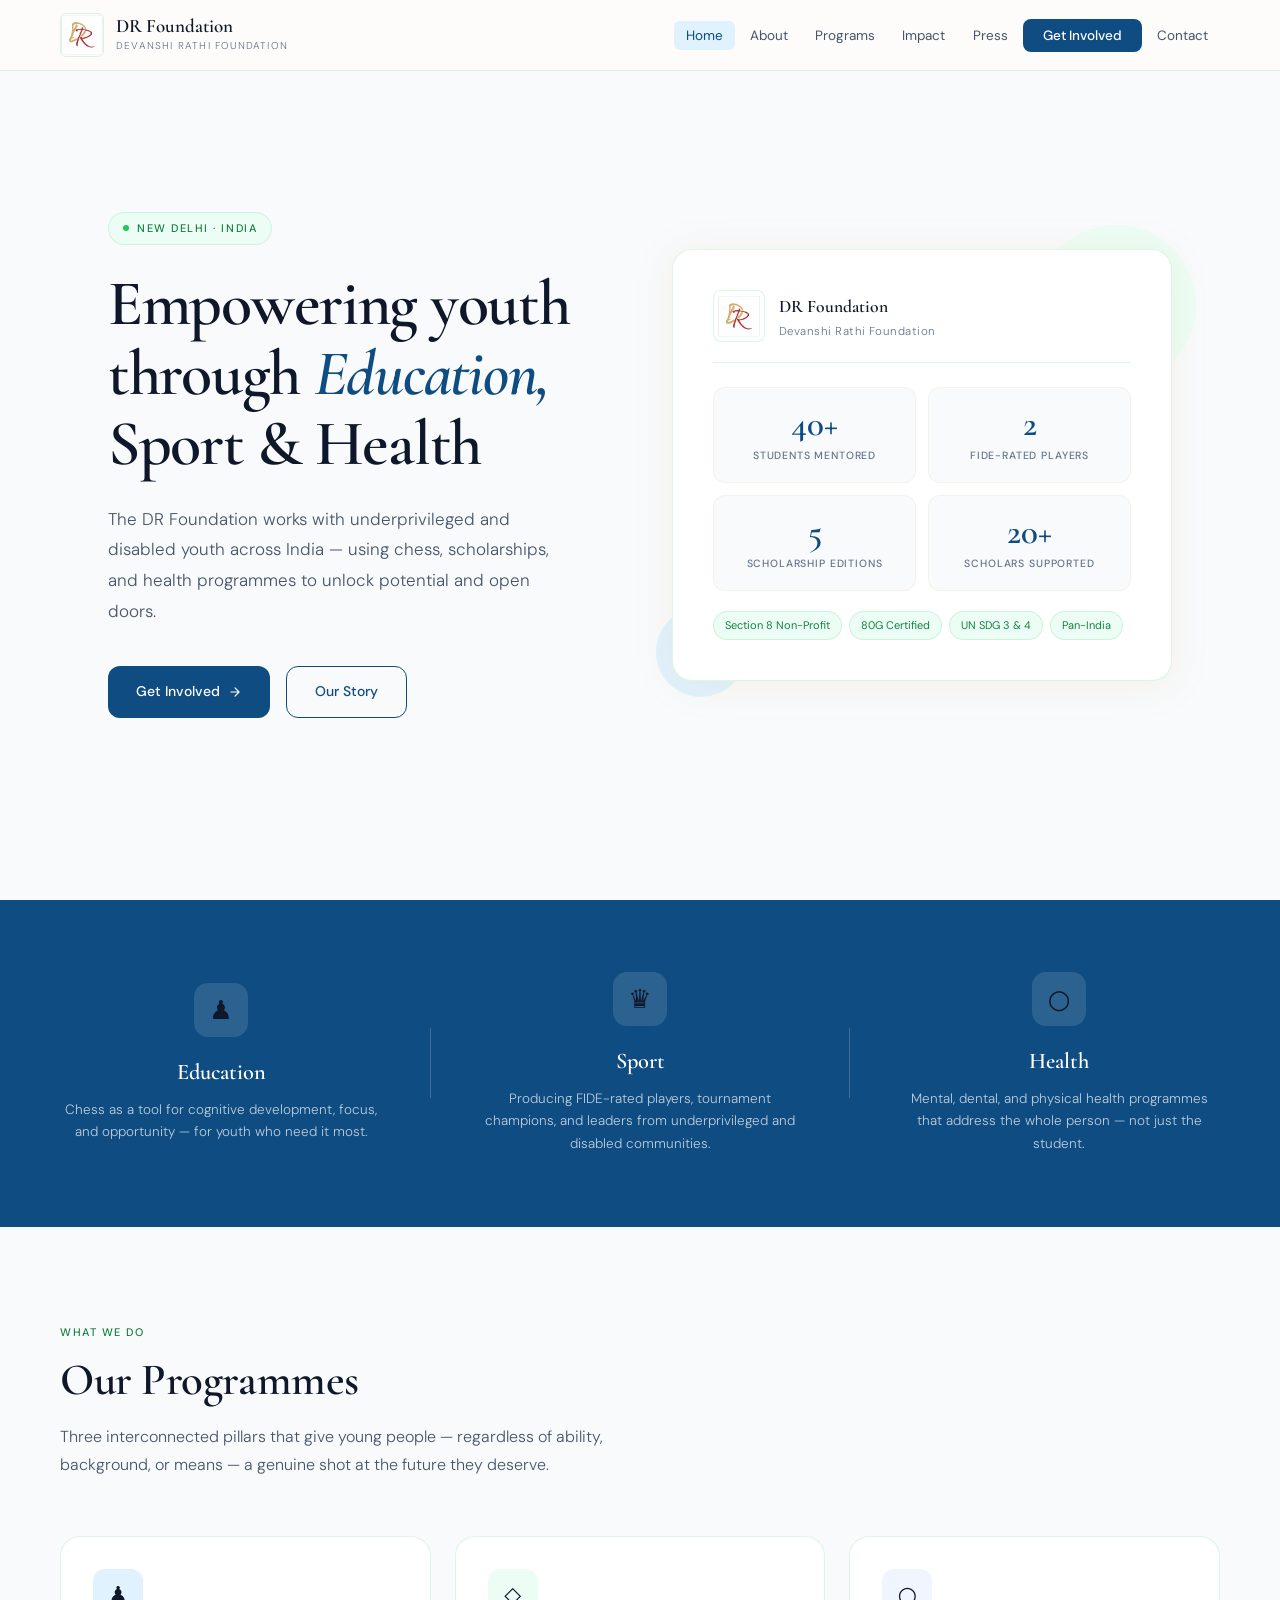
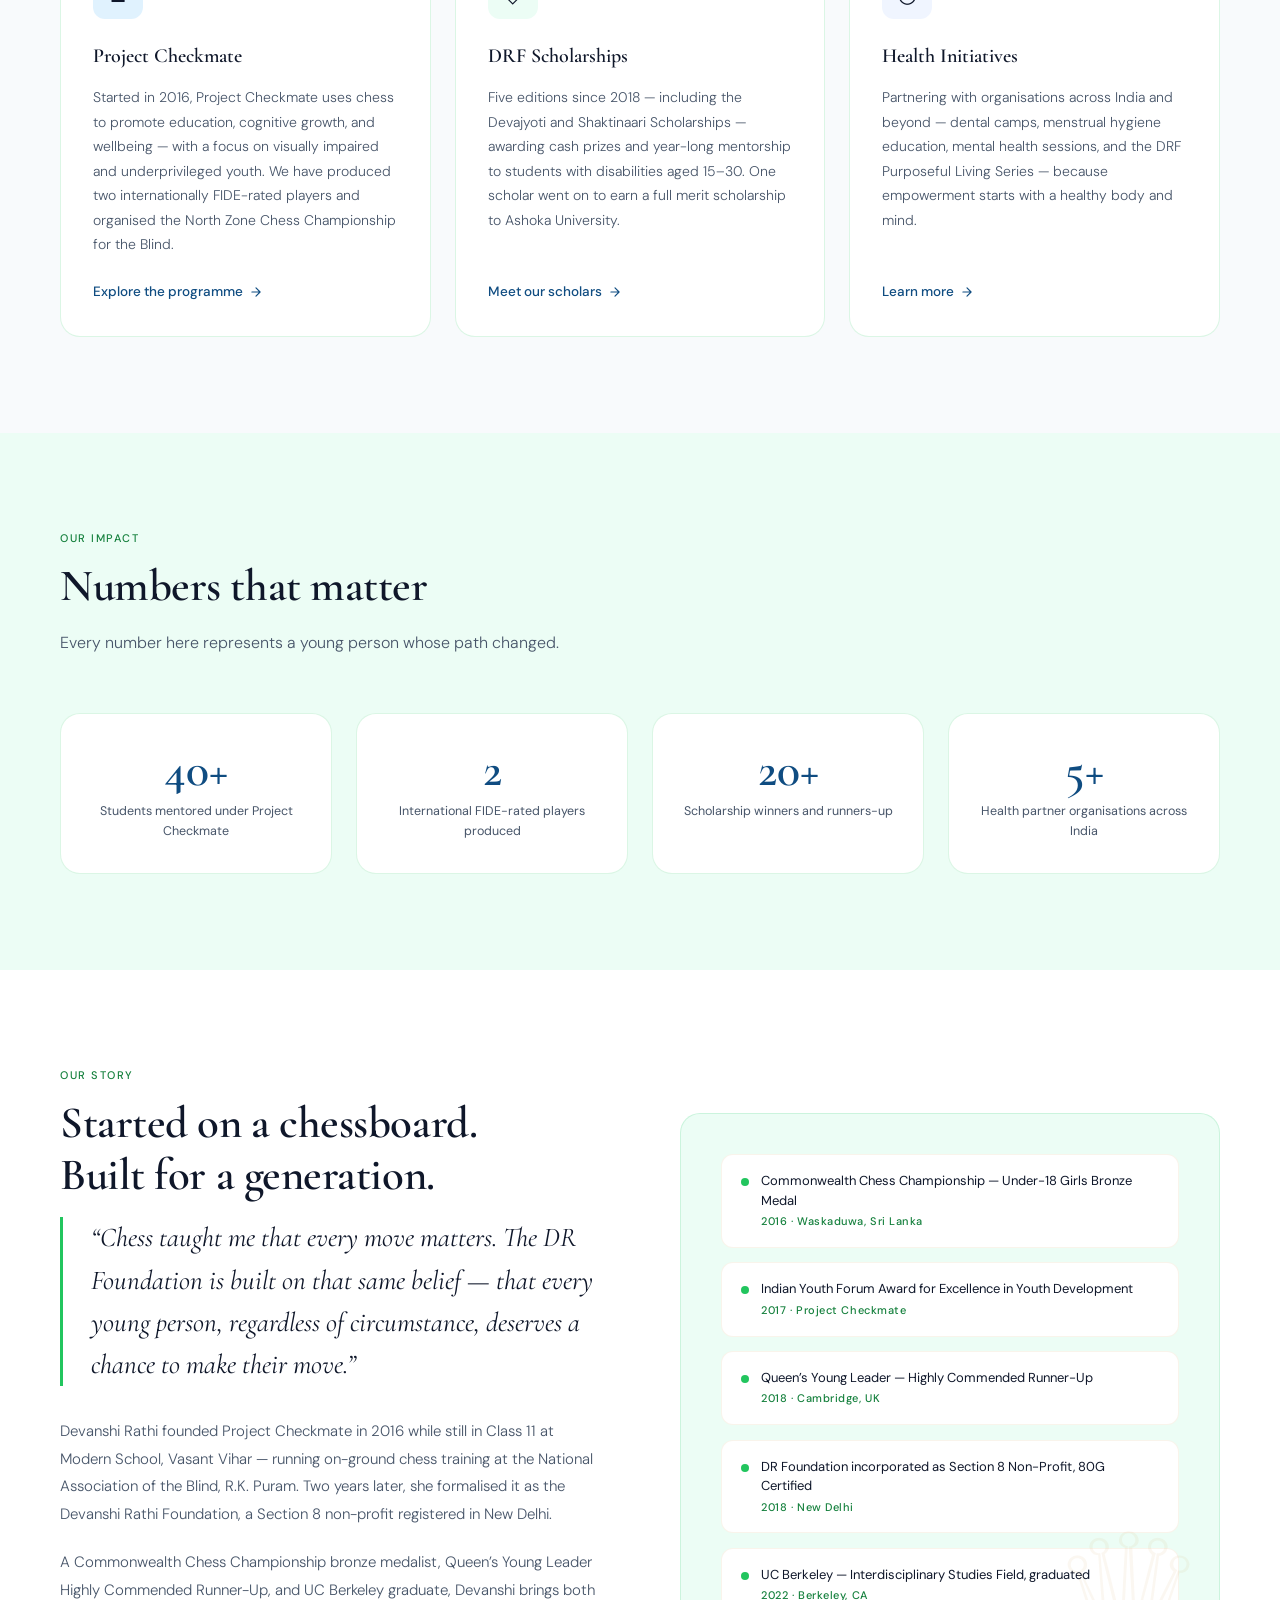
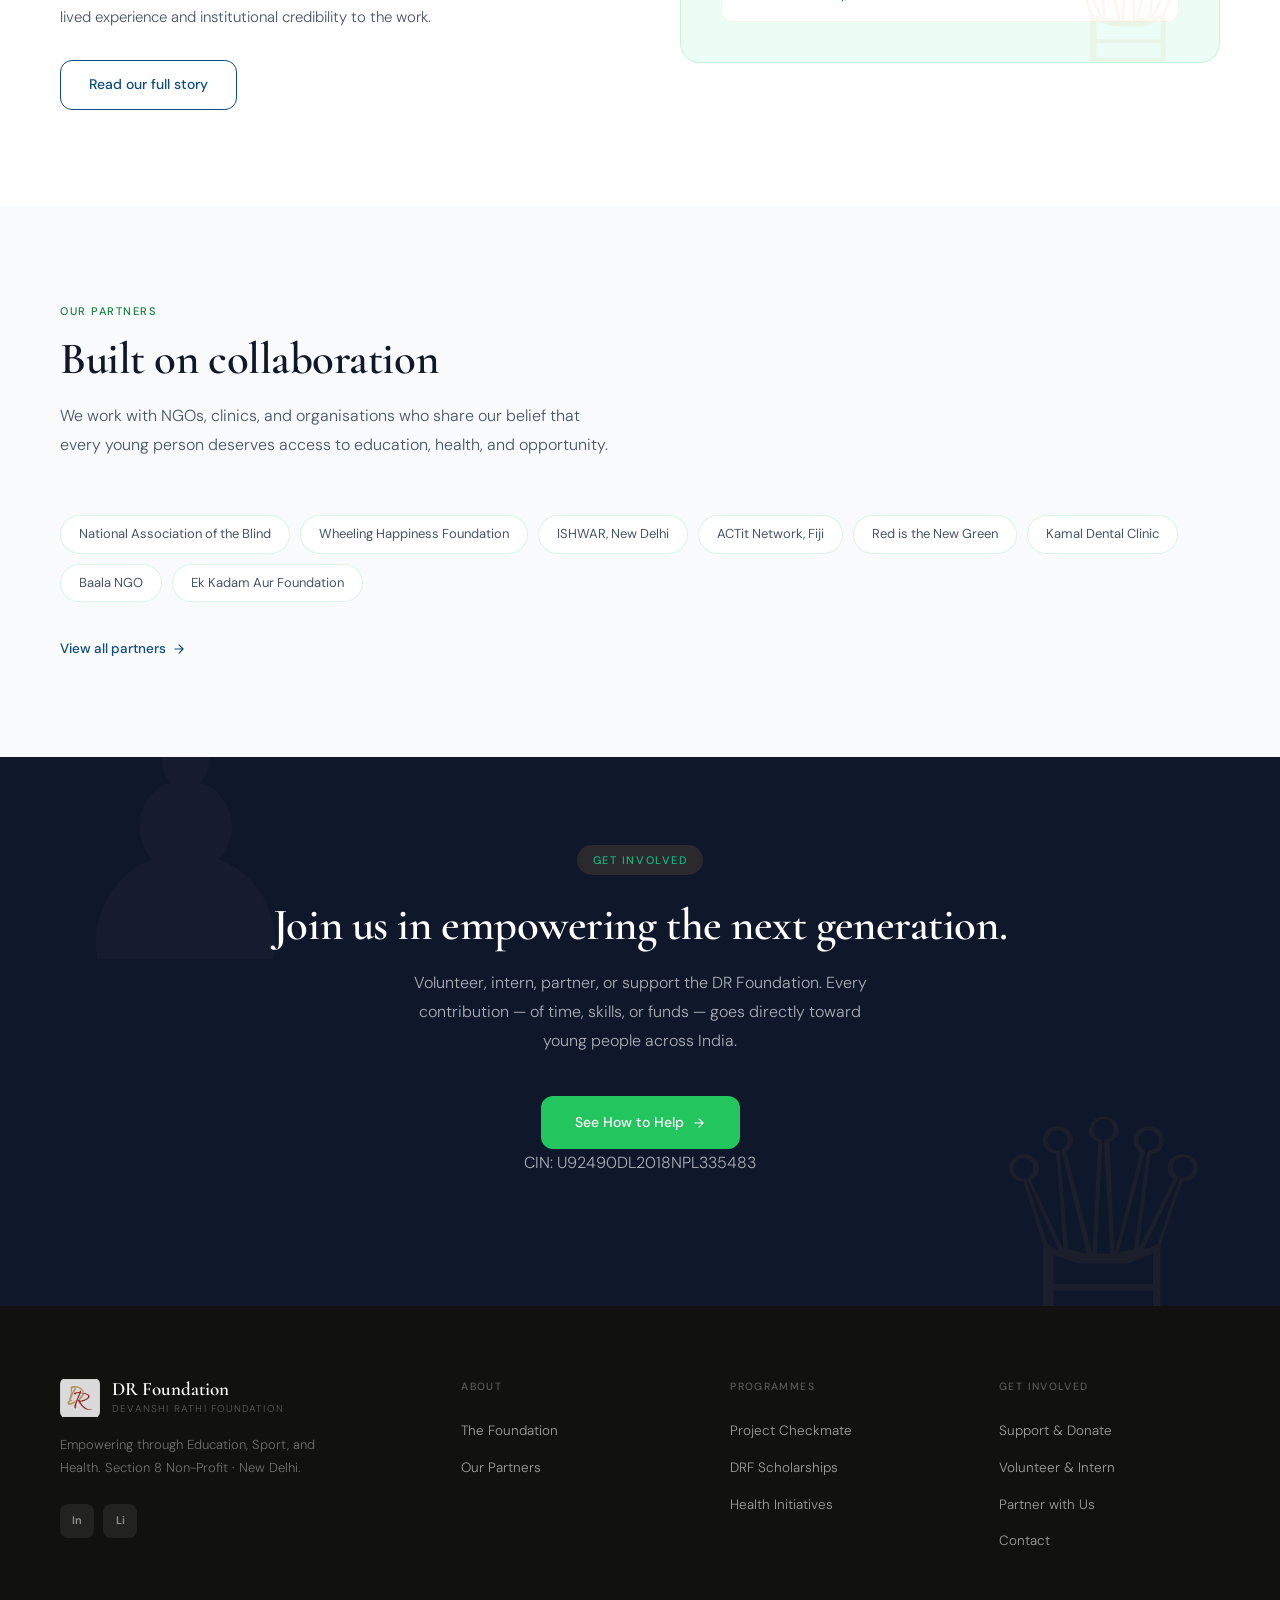
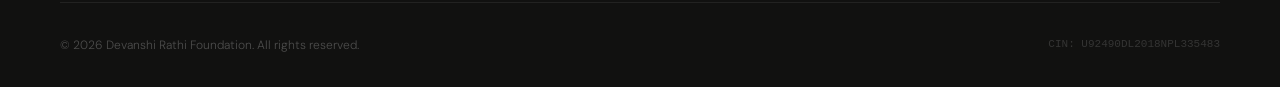
<file: index.html>
<!DOCTYPE html>
<html lang="en">

<head>
    <meta charset="UTF-8" />
    <meta name="viewport" content="width=device-width, initial-scale=1.0" />
    <title>DR Foundation — Empowering through Education, Sport &amp; Health</title>
    <meta name="description" content="The DR Foundation (Devanshi Rathi Foundation) empowers underprivileged and disabled youth across India through chess, scholarships, and health initiatives." />
    <meta property="og:type" content="website" />
    <meta property="og:site_name" content="DR Foundation" />
    <meta property="og:url" content="https://arathi1.github.io/devanshirathifoundation/" />
    <meta property="og:title" content="DR Foundation — Empowering through Education, Sport &amp; Health" />
    <meta property="og:description" content="The DR Foundation (Devanshi Rathi Foundation) empowers underprivileged and disabled youth across India through chess, scholarships, and health initiatives." />
    <meta property="og:image" content="https://arathi1.github.io/devanshirathifoundation/logo.jpeg" />
    <link rel="icon" href="logo.jpeg" type="image/jpeg" />
    <link rel="preconnect" href="https://fonts.googleapis.com" />
    <link rel="preconnect" href="https://fonts.gstatic.com" crossorigin />
    <link href="https://fonts.googleapis.com/css2?family=Cormorant+Garamond:ital,wght@0,400;0,600;1,400&family=DM+Sans:wght@300;400;500&display=swap" rel="stylesheet" />
    <link rel="stylesheet" href="shared.css" />
    <style>
        /* ── HERO ── */
        .hero {
            min-height: 100vh;
            display: grid;
            grid-template-columns: 1fr 1fr;
            align-items: center;
            max-width: var(--max);
            margin: 0 auto;
            padding: 110px clamp(1.5rem, 5vw, 3rem) 80px;
            gap: 4rem
        }
        .hero .eyebrow { margin-bottom: 1.5rem }
        .hero h1 {
            font-family: var(--serif);
            font-size: clamp(2.8rem, 5vw, 4.2rem);
            font-weight: 600;
            line-height: 1.1;
            color: var(--ink);
            margin-bottom: 1.5rem;
            letter-spacing: -.02em
        }
        .hero h1 em { font-style: italic; color: var(--cr) }
        .hero-lead {
            font-size: 17px;
            font-weight: 300;
            color: var(--ink-m);
            margin-bottom: 2.5rem;
            max-width: 460px;
            line-height: 1.8
        }
        .hero-actions { display: flex; gap: 1rem; flex-wrap: wrap }
        .hero .btn-p { padding: 14px 28px }
        .hero .btn-s { padding: 13px 28px }
        .hero-vis { position: relative }
        .hero-vis::before {
            content: '';
            position: absolute;
            top: -24px;
            right: -24px;
            width: 160px;
            height: 160px;
            border-radius: 50%;
            background: var(--gd-pl);
            z-index: 0
        }
        .hero-vis::after {
            content: '';
            position: absolute;
            bottom: -16px;
            left: -16px;
            width: 90px;
            height: 90px;
            border-radius: 50%;
            background: var(--cr-pl);
            z-index: 0
        }
        .hero-card {
            background: #fff;
            border-radius: var(--rl);
            padding: 2.5rem;
            border: 1px solid var(--b-gd);
            box-shadow: 0 4px 40px rgba(196, 147, 58, .1);
            position: relative;
            z-index: 1
        }
        .hero-card-hdr {
            display: flex;
            align-items: center;
            gap: 14px;
            padding-bottom: 1.25rem;
            border-bottom: 1px solid var(--b-gd);
            margin-bottom: 1.5rem
        }
        .hero-logo {
            width: 52px;
            height: 52px;
            object-fit: contain;
            border-radius: 8px;
            border: 1px solid var(--b-gd);
            padding: 4px;
            background: #fff
        }
        .hct { font-family: var(--serif); font-size: 1.1rem; font-weight: 600; color: var(--ink) }
        .hcs { font-size: 11.5px; font-weight: 300; color: var(--ink-f); letter-spacing: .04em }
        .stat-grid { display: grid; grid-template-columns: 1fr 1fr; gap: .75rem }
        .stat-item {
            background: var(--bg);
            border-radius: var(--r);
            padding: 1.1rem;
            text-align: center;
            border: 1px solid rgba(196, 147, 58, .08)
        }
        .stat-n { font-family: var(--serif); font-size: 2.2rem; font-weight: 600; color: var(--cr); line-height: 1; margin-bottom: .35rem }
        .stat-l { font-size: 10.5px; font-weight: 500; letter-spacing: .08em; text-transform: uppercase; color: var(--ink-f) }
        .badges { display: flex; flex-wrap: wrap; gap: 7px; margin-top: 1.25rem }
        .badge { font-size: 11px; color: var(--gd-dk); background: var(--gd-pl); padding: 4px 11px; border-radius: 100px; border: 1px solid var(--b-gd) }
        /* ── PILLARS ── */
        .pillars { background: var(--cr); padding: 4.5rem clamp(1.5rem, 5vw, 3rem) }
        .pillars-inner {
            max-width: var(--max);
            margin: 0 auto;
            display: grid;
            grid-template-columns: 1fr 1px 1fr 1px 1fr;
            gap: 3rem;
            align-items: center
        }
        .pdiv { width: 1px; height: 70px; background: rgba(255, 255, 255, .2); justify-self: center }
        .pillar { text-align: center }
        .p-icon {
            width: 54px;
            height: 54px;
            border-radius: 14px;
            background: rgba(255, 255, 255, .12);
            display: flex;
            align-items: center;
            justify-content: center;
            margin: 0 auto 1rem;
            font-size: 26px
        }
        .p-name { font-family: var(--serif); font-size: 1.4rem; font-weight: 600; color: #fff; margin-bottom: .5rem }
        .p-desc { font-size: 13.5px; font-weight: 300; color: rgba(255, 255, 255, .72); line-height: 1.65 }
        /* ── SECTIONS ── */
        section { padding: 6rem clamp(1.5rem, 5vw, 3rem) }
        .sec-h { font-size: clamp(2rem, 3.5vw, 2.8rem) }
        .sec-lead { max-width: 560px; margin-bottom: 3.5rem }
        /* ── PROGRAMS ── */
        .prog-grid { display: grid; grid-template-columns: repeat(3, 1fr); gap: 1.5rem }
        .pcard {
            background: #fff;
            border-radius: var(--rl);
            padding: 2rem;
            border: 1px solid var(--b-gd);
            transition: transform .25s, box-shadow .25s;
            display: flex;
            flex-direction: column
        }
        .pcard:hover { transform: translateY(-5px); box-shadow: 0 16px 48px rgba(178, 34, 34, .09) }
        .p-icon2 { width: 50px; height: 50px; border-radius: var(--r); display: flex; align-items: center; justify-content: center; font-size: 22px; margin-bottom: 1.25rem }
        .ic-ch { background: var(--cr-pl) }
        .ic-sc { background: var(--gd-pl) }
        .ic-he { background: #F0F5FF }
        .pt { font-family: var(--serif); font-size: 1.25rem; font-weight: 600; color: var(--ink); margin-bottom: .75rem }
        .pd { font-size: 14px; font-weight: 300; color: var(--ink-m); line-height: 1.75; flex: 1; margin-bottom: 1.5rem }
        .pl { font-size: 13.5px; font-weight: 500; color: var(--cr); display: inline-flex; align-items: center; gap: 6px; transition: gap .2s }
        .pl:hover { gap: 10px }
        /* ── IMPACT ── */
        .impact { background: var(--gd-pl) }
        .ig { display: grid; grid-template-columns: repeat(4, 1fr); gap: 1.5rem }
        .icard { background: #fff; border-radius: var(--rl); padding: 2rem 1.5rem; border: 1px solid var(--b-gd); text-align: center }
        .in { font-family: var(--serif); font-size: 3rem; font-weight: 600; color: var(--cr); line-height: 1; margin-bottom: .5rem }
        .il { font-size: 12.5px; color: var(--ink-m); line-height: 1.55 }
        /* ── STORY ── */
        .story { background: #fff }
        .story-inner { max-width: var(--max); margin: 0 auto; display: grid; grid-template-columns: 1fr 1fr; gap: 5rem; align-items: center }
        .sq { font-family: var(--serif); font-size: clamp(1.3rem, 2.2vw, 1.7rem); font-style: italic; color: var(--ink); line-height: 1.55; padding-left: 1.75rem; border-left: 3px solid var(--gd); margin-bottom: 2rem }
        .st { font-size: 15px; font-weight: 300; color: var(--ink-m); line-height: 1.85; margin-bottom: 1.25rem }
        .sv { background: var(--gd-pl); border-radius: var(--rl); padding: 2.5rem; border: 1px solid var(--b-gd); position: relative; overflow: hidden }
        .sv::after { content: '\2655'; position: absolute; bottom: -30px; right: 10px; font-size: 180px; color: rgba(196, 147, 58, .07); line-height: 1; pointer-events: none }
        .al { list-style: none; display: flex; flex-direction: column; gap: .9rem }
        .ai { display: flex; align-items: flex-start; gap: 12px; background: #fff; border-radius: var(--r); padding: 1rem 1.2rem; border: 1px solid rgba(196, 147, 58, .1) }
        .ad { width: 8px; height: 8px; border-radius: 50%; background: var(--gd); flex-shrink: 0; margin-top: 7px }
        .at { font-size: 13px; color: var(--ink); line-height: 1.5 }
        .ay { font-size: 11px; font-weight: 500; color: var(--gd-dk); letter-spacing: .05em; margin-top: 2px }
        /* ── DONATE ── */
        .donate { background: var(--ink); padding: 5.5rem clamp(1.5rem, 5vw, 3rem); text-align: center; position: relative; overflow: hidden }
        .donate::before { content: '\265F'; position: absolute; top: -50px; left: 4%; font-size: 300px; color: rgba(255, 255, 255, .025); line-height: 1; pointer-events: none }
        .donate::after { content: '\2655'; position: absolute; bottom: -60px; right: 4%; font-size: 280px; color: rgba(196, 147, 58, .06); line-height: 1; pointer-events: none }
        .donate .si { position: relative; z-index: 1 }
        .dtag { display: inline-block; background: rgba(196, 147, 58, .15); color: var(--gd-md); font-size: 11px; font-weight: 500; letter-spacing: .14em; text-transform: uppercase; padding: 6px 16px; border-radius: 100px; margin-bottom: 1.5rem }
        .donate h2 { font-family: var(--serif); font-size: clamp(2rem, 3.5vw, 2.8rem); font-weight: 600; color: #fff; line-height: 1.2; margin-bottom: 1rem; letter-spacing: -.01em }
        .donate p { font-size: 16px; font-weight: 300; color: rgba(255, 255, 255, .65); max-width: 460px; margin: 0 auto 2.5rem; line-height: 1.8 }
        .donate .btn-gd { padding: 15px 34px }
        .dn { margin-top: 1.25rem; font-size: 11.5px; color: rgba(255, 255, 255, .3) }
        /* ── PARTNERS ── */
        .pr { display: flex; flex-wrap: wrap; gap: 10px; margin-top: 2.5rem }
        .pp { background: #fff; border: 1px solid var(--b-gd); border-radius: 100px; padding: 7px 18px; font-size: 13px; color: var(--ink-m); transition: border-color .2s, color .2s }
        .pp:hover { border-color: var(--gd); color: var(--gd-dk) }
        /* ── RESPONSIVE ── */
        @media(max-width:900px) {
            .hero { grid-template-columns: 1fr; min-height: auto; padding-top: 120px }
            .hero-vis { display: none }
            .pillars-inner { grid-template-columns: 1fr; gap: 2rem }
            .pdiv { display: none }
            .prog-grid { grid-template-columns: 1fr }
            .ig { grid-template-columns: 1fr 1fr }
            .story-inner { grid-template-columns: 1fr; gap: 3rem }
        }
        @media(max-width:600px) {
            .ig { grid-template-columns: 1fr 1fr }
        }
    </style>
</head>

<body>

    <header>
    <nav aria-label="Main navigation">
        <div class="nav-inner">
            <a href="index.html" class="nav-logo" aria-label="DR Foundation home">
                <img src="logo.jpeg" alt="DR Foundation logo" class="logo-img" />
                <div>
                    <div class="logo-text">DR Foundation</div>
                    <div class="logo-sub">Devanshi Rathi Foundation</div>
                </div>
            </a>
            <ul class="nav-links" role="list">
                <li><a href="index.html" class="active">Home</a></li>
                <li><a href="about.html">About</a></li>
                <li><a href="programs.html">Programs</a></li>
                <li><a href="impact.html">Impact</a></li>
                <li><a href="press.html">Press</a></li>
                <li><a href="get-involved.html" class="nav-cta">Get Involved</a></li>
                <li><a href="contact.html">Contact</a></li>
            </ul>
            <button class="nav-toggle" id="navToggle" aria-controls="navMobile" aria-expanded="false" aria-label="Toggle navigation menu">
                <span></span><span></span><span></span>
            </button>
        </div>
    </nav>
    <div class="nav-mobile" id="navMobile" role="navigation" aria-label="Mobile navigation">
        <ul role="list">
            <li><a href="index.html" class="active">Home</a></li>
            <li><a href="about.html">About</a></li>
            <li><a href="programs.html">Programs</a></li>
            <li><a href="impact.html">Impact</a></li>
            <li><a href="press.html">Press</a></li>
            <li><a href="contact.html">Contact</a></li>
        </ul>
        <a href="get-involved.html" class="mob-cta">Get Involved</a>
    </div>
    </header>

    <main>

        <!-- HERO -->
        <section class="hero" aria-labelledby="h1">
            <div>
                <div class="eyebrow fu">New Delhi &middot; India</div>
                <h1 id="h1" class="fu">Empowering youth through <em>Education,</em> Sport &amp; Health</h1>
                <p class="hero-lead fu">The DR Foundation works with underprivileged and disabled youth across India &mdash; using chess, scholarships, and health programmes to unlock potential and open doors.</p>
                <div class="hero-actions fu">
                    <a href="get-involved.html" class="btn-p">
                        Get Involved
                        <svg class="arr" viewBox="0 0 24 24" aria-hidden="true"><path d="M5 12h14M12 5l7 7-7 7"/></svg>
                    </a>
                    <a href="about.html" class="btn-s">Our Story</a>
                </div>
            </div>
            <div class="hero-vis" aria-hidden="true">
                <div class="hero-card">
                    <div class="hero-card-hdr">
                        <img src="logo.jpeg" alt="" class="hero-logo" />
                        <div>
                            <div class="hct">DR Foundation</div>
                            <div class="hcs">Devanshi Rathi Foundation</div>
                        </div>
                    </div>
                    <div class="stat-grid">
                        <div class="stat-item">
                            <div class="stat-n">40+</div>
                            <div class="stat-l">Students Mentored</div>
                        </div>
                        <div class="stat-item">
                            <div class="stat-n">2</div>
                            <div class="stat-l">FIDE-Rated Players</div>
                        </div>
                        <div class="stat-item">
                            <div class="stat-n">5</div>
                            <div class="stat-l">Scholarship Editions</div>
                        </div>
                        <div class="stat-item">
                            <div class="stat-n">20+</div>
                            <div class="stat-l">Scholars Supported</div>
                        </div>
                    </div>
                    <div class="badges">
                        <span class="badge">Section 8 Non-Profit</span>
                        <span class="badge">80G Certified</span>
                        <span class="badge">UN SDG 3 &amp; 4</span>
                        <span class="badge">Pan-India</span>
                    </div>
                </div>
            </div>
        </section>

        <!-- PILLARS -->
        <div class="pillars" role="region" aria-label="Our pillars">
            <div class="pillars-inner">
                <div class="pillar">
                    <div class="p-icon" aria-hidden="true">&#9823;</div>
                    <div class="p-name">Education</div>
                    <p class="p-desc">Chess as a tool for cognitive development, focus, and opportunity &mdash; for youth who need it most.</p>
                </div>
                <div class="pdiv" aria-hidden="true"></div>
                <div class="pillar">
                    <div class="p-icon" aria-hidden="true">&#9819;</div>
                    <div class="p-name">Sport</div>
                    <p class="p-desc">Producing FIDE-rated players, tournament champions, and leaders from underprivileged and disabled communities.</p>
                </div>
                <div class="pdiv" aria-hidden="true"></div>
                <div class="pillar">
                    <div class="p-icon" aria-hidden="true">&#9675;</div>
                    <div class="p-name">Health</div>
                    <p class="p-desc">Mental, dental, and physical health programmes that address the whole person &mdash; not just the student.</p>
                </div>
            </div>
        </div>

        <!-- PROGRAMS -->
        <section aria-labelledby="prog-h">
            <div class="si">
                <p class="sec-ey">What We Do</p>
                <h2 id="prog-h" class="sec-h">Our Programmes</h2>
                <p class="sec-lead">Three interconnected pillars that give young people &mdash; regardless of ability, background, or means &mdash; a genuine shot at the future they deserve.</p>
                <div class="prog-grid">
                    <article class="pcard">
                        <div class="p-icon2 ic-ch" aria-hidden="true">&#9823;</div>
                        <h3 class="pt">Project Checkmate</h3>
                        <p class="pd">Started in 2016, Project Checkmate uses chess to promote education, cognitive growth, and wellbeing &mdash; with a focus on visually impaired and underprivileged youth. We have produced two internationally FIDE-rated players and organised the North Zone Chess Championship for the Blind.</p>
                        <a href="programs.html#checkmate" class="pl">Explore the programme <svg class="arr" viewBox="0 0 24 24" aria-hidden="true"><path d="M5 12h14M12 5l7 7-7 7"/></svg></a>
                    </article>
                    <article class="pcard">
                        <div class="p-icon2 ic-sc" aria-hidden="true">&#9671;</div>
                        <h3 class="pt">DRF Scholarships</h3>
                        <p class="pd">Five editions since 2018 &mdash; including the Devajyoti and Shaktinaari Scholarships &mdash; awarding cash prizes and year-long mentorship to students with disabilities aged 15&ndash;30. One scholar went on to earn a full merit scholarship to Ashoka University.</p>
                        <a href="programs.html#scholarships" class="pl">Meet our scholars <svg class="arr" viewBox="0 0 24 24" aria-hidden="true"><path d="M5 12h14M12 5l7 7-7 7"/></svg></a>
                    </article>
                    <article class="pcard">
                        <div class="p-icon2 ic-he" aria-hidden="true">&#9675;</div>
                        <h3 class="pt">Health Initiatives</h3>
                        <p class="pd">Partnering with organisations across India and beyond &mdash; dental camps, menstrual hygiene education, mental health sessions, and the DRF Purposeful Living Series &mdash; because empowerment starts with a healthy body and mind.</p>
                        <a href="programs.html#health" class="pl">Learn more <svg class="arr" viewBox="0 0 24 24" aria-hidden="true"><path d="M5 12h14M12 5l7 7-7 7"/></svg></a>
                    </article>
                </div>
            </div>
        </section>

        <!-- IMPACT -->
        <section class="impact" aria-labelledby="imp-h">
            <div class="si">
                <p class="sec-ey">Our Impact</p>
                <h2 id="imp-h" class="sec-h">Numbers that matter</h2>
                <p class="sec-lead">Every number here represents a young person whose path changed.</p>
                <div class="ig">
                    <div class="icard">
                        <div class="in">40+</div>
                        <div class="il">Students mentored under Project Checkmate</div>
                    </div>
                    <div class="icard">
                        <div class="in">2</div>
                        <div class="il">International FIDE-rated players produced</div>
                    </div>
                    <div class="icard">
                        <div class="in">20+</div>
                        <div class="il">Scholarship winners and runners-up</div>
                    </div>
                    <div class="icard">
                        <div class="in">5+</div>
                        <div class="il">Health partner organisations across India</div>
                    </div>
                </div>
            </div>
        </section>

        <!-- STORY -->
        <section class="story" aria-labelledby="story-h">
            <div class="story-inner">
                <div>
                    <p class="sec-ey">Our Story</p>
                    <h2 id="story-h" class="sec-h">Started on a chessboard.<br/>Built for a generation.</h2>
                    <blockquote class="sq">&ldquo;Chess taught me that every move matters. The DR Foundation is built on that same belief &mdash; that every young person, regardless of circumstance, deserves a chance to make their move.&rdquo;</blockquote>
                    <p class="st">Devanshi Rathi founded Project Checkmate in 2016 while still in Class 11 at Modern School, Vasant Vihar &mdash; running on-ground chess training at the National Association of the Blind, R.K. Puram. Two years later, she formalised it as the Devanshi Rathi Foundation, a Section 8 non-profit registered in New Delhi.</p>
                    <p class="st">A Commonwealth Chess Championship bronze medalist, Queen&rsquo;s Young Leader Highly Commended Runner-Up, and UC Berkeley graduate, Devanshi brings both lived experience and institutional credibility to the work.</p>
                    <a href="about.html" class="btn-s" style="margin-top:.5rem">Read our full story</a>
                </div>
                <div class="sv" aria-hidden="true">
                    <ul class="al">
                        <li class="ai">
                            <div class="ad"></div>
                            <div>
                                <div class="at">Commonwealth Chess Championship &mdash; Under-18 Girls Bronze Medal</div>
                                <div class="ay">2016 &middot; Waskaduwa, Sri Lanka</div>
                            </div>
                        </li>
                        <li class="ai">
                            <div class="ad"></div>
                            <div>
                                <div class="at">Indian Youth Forum Award for Excellence in Youth Development</div>
                                <div class="ay">2017 &middot; Project Checkmate</div>
                            </div>
                        </li>
                        <li class="ai">
                            <div class="ad"></div>
                            <div>
                                <div class="at">Queen&rsquo;s Young Leader &mdash; Highly Commended Runner-Up</div>
                                <div class="ay">2018 &middot; Cambridge, UK</div>
                            </div>
                        </li>
                        <li class="ai">
                            <div class="ad"></div>
                            <div>
                                <div class="at">DR Foundation incorporated as Section 8 Non-Profit, 80G Certified</div>
                                <div class="ay">2018 &middot; New Delhi</div>
                            </div>
                        </li>
                        <li class="ai">
                            <div class="ad"></div>
                            <div>
                                <div class="at">UC Berkeley &mdash; Interdisciplinary Studies Field, graduated</div>
                                <div class="ay">2022 &middot; Berkeley, CA</div>
                            </div>
                        </li>
                    </ul>
                </div>
            </div>
        </section>

        <!-- PARTNERS -->
        <section aria-labelledby="part-h">
            <div class="si">
                <p class="sec-ey">Our Partners</p>
                <h2 id="part-h" class="sec-h">Built on collaboration</h2>
                <p class="sec-lead">We work with NGOs, clinics, and organisations who share our belief that every young person deserves access to education, health, and opportunity.</p>
                <div class="pr" role="list">
                    <span class="pp" role="listitem">National Association of the Blind</span>
                    <span class="pp" role="listitem">Wheeling Happiness Foundation</span>
                    <span class="pp" role="listitem">ISHWAR, New Delhi</span>
                    <span class="pp" role="listitem">ACTit Network, Fiji</span>
                    <span class="pp" role="listitem">Red is the New Green</span>
                    <span class="pp" role="listitem">Kamal Dental Clinic</span>
                    <span class="pp" role="listitem">Baala NGO</span>
                    <span class="pp" role="listitem">Ek Kadam Aur Foundation</span>
                </div>
                <div style="margin-top:2rem">
                    <a href="about.html#partners" class="pl">View all partners <svg class="arr" viewBox="0 0 24 24" aria-hidden="true"><path d="M5 12h14M12 5l7 7-7 7"/></svg></a>
                </div>
            </div>
        </section>

        <!-- SUPPORT -->
        <div class="donate" role="region" aria-labelledby="don-h">
            <div class="si">
                <span class="dtag">Get Involved</span>
                <h2 id="don-h">Join us in empowering the next generation.</h2>
                <p>Volunteer, intern, partner, or support the DR Foundation. Every contribution &mdash; of time, skills, or funds &mdash; goes directly toward young people across India.</p>
                <a href="get-involved.html" class="btn-gd">
                    See How to Help
                    <svg class="arr" viewBox="0 0 24 24" aria-hidden="true"><path d="M5 12h14M12 5l7 7-7 7"/></svg>
                </a>
                <p class="dn">CIN: U92490DL2018NPL335483</p>
            </div>
        </div>

    </main>

    <footer>
        <div class="fi">
            <div class="ft">
                <div>
                    <div class="fl">
                        <img src="logo.jpeg" alt="" class="fli" />
                        <div>
                            <div class="logo-text">DR Foundation</div>
                            <div class="logo-sub">Devanshi Rathi Foundation</div>
                        </div>
                    </div>
                    <p class="ftag">Empowering through Education, Sport, and Health. Section 8 Non-Profit &middot; New Delhi.</p>
                    <div class="fsoc" aria-label="Social media">
                        <a href="https://www.instagram.com/d_r_foundation/" target="_blank" rel="noopener noreferrer" class="sl" aria-label="Instagram">In</a>
                        <a href="https://in.linkedin.com/company/d-r-foundation" target="_blank" rel="noopener noreferrer" class="sl" aria-label="LinkedIn">Li</a>
                    </div>
                </div>
                <div class="fc">
                    <h4>About</h4>
                    <ul class="flinks">
                        <li><a href="about.html#foundation">The Foundation</a></li>
                        <li><a href="about.html#partners">Our Partners</a></li>
                    </ul>
                </div>
                <div class="fc">
                    <h4>Programmes</h4>
                    <ul class="flinks">
                        <li><a href="programs.html#checkmate">Project Checkmate</a></li>
                        <li><a href="programs.html#scholarships">DRF Scholarships</a></li>
                        <li><a href="programs.html#health">Health Initiatives</a></li>
                    </ul>
                </div>
                <div class="fc">
                    <h4>Get Involved</h4>
                    <ul class="flinks">
                        <li><a href="get-involved.html#support">Support &amp; Donate</a></li>
                        <li><a href="get-involved.html#volunteer">Volunteer &amp; Intern</a></li>
                        <li><a href="get-involved.html#partner">Partner with Us</a></li>
                        <li><a href="contact.html">Contact</a></li>
                    </ul>
                </div>
            </div>
            <div class="fb">
                <p class="flegal">&copy; 2026 Devanshi Rathi Foundation. All rights reserved.</p>
                <p class="fcin">CIN: U92490DL2018NPL335483</p>
            </div>
        </div>
    </footer>

    <script>
    (function(){
        var btn=document.getElementById('navToggle');
        var menu=document.getElementById('navMobile');
        if(!btn||!menu)return;
        btn.addEventListener('click',function(){
            var open=menu.classList.toggle('open');
            btn.classList.toggle('open',open);
            btn.setAttribute('aria-expanded',String(open));
        });
        document.addEventListener('click',function(e){
            if(!btn.contains(e.target)&&!menu.contains(e.target)){
                menu.classList.remove('open');
                btn.classList.remove('open');
                btn.setAttribute('aria-expanded','false');
            }
        });
    })();
    </script>

</body>
</html>
</file>
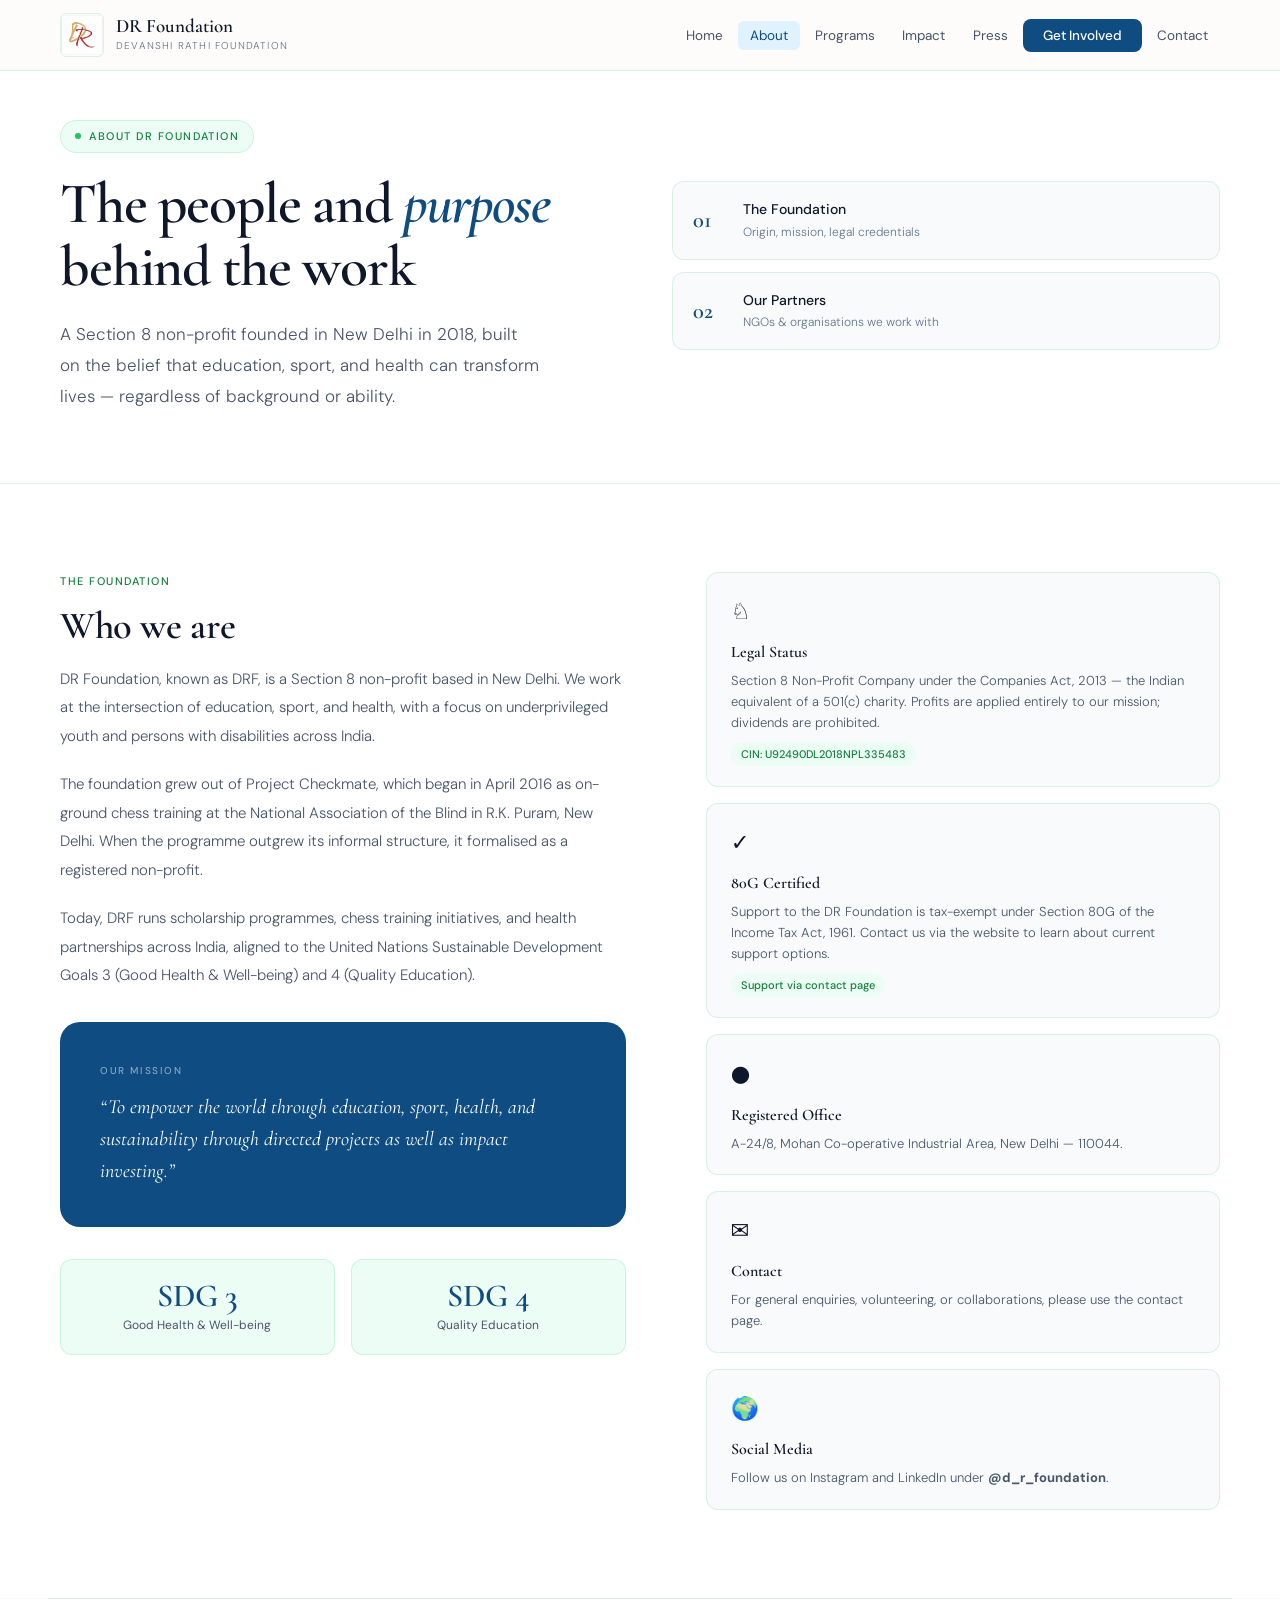
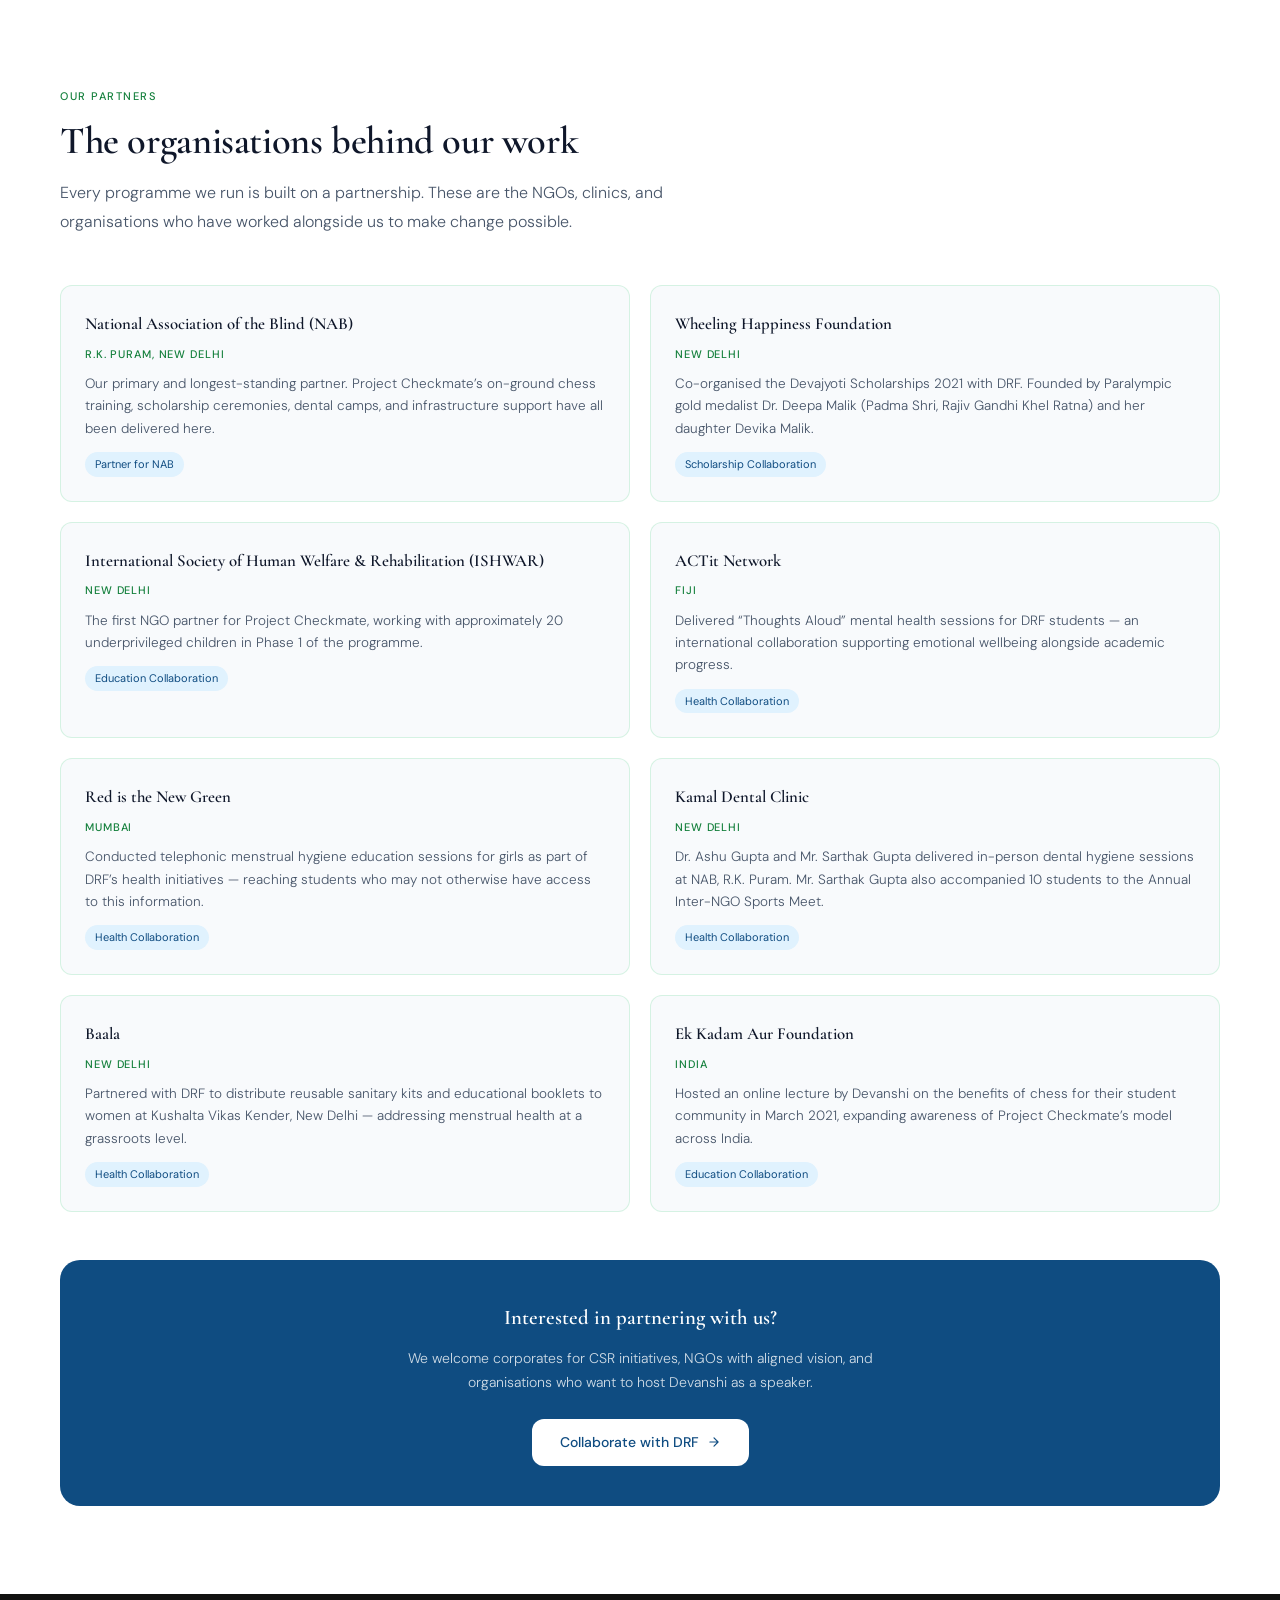
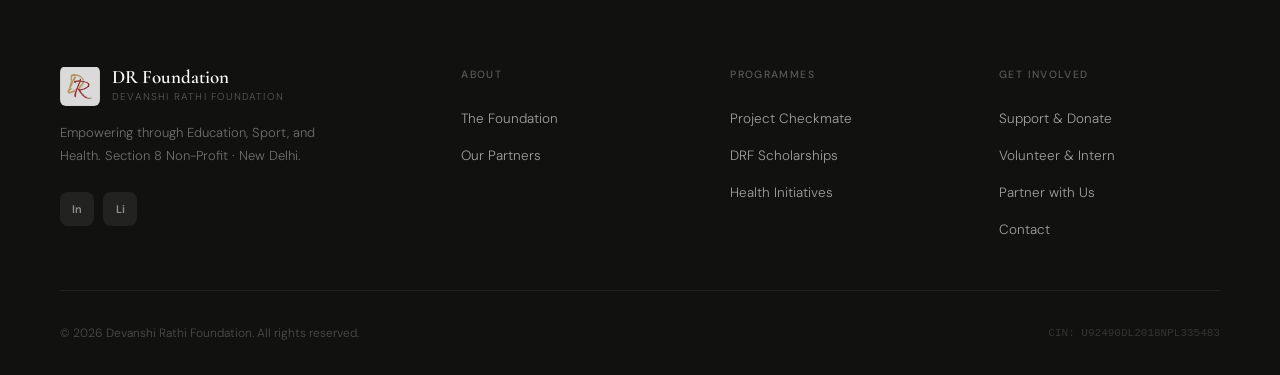
<file: about.html>
<!DOCTYPE html>
<html lang="en">

<head>
    <meta charset="UTF-8" />
    <meta name="viewport" content="width=device-width, initial-scale=1.0" />
    <title>About — DR Foundation</title>
    <meta name="description" content="Learn about the Devanshi Rathi Foundation, its founder Devanshi Rathi, and the partner organisations that make our work possible." />
    <meta property="og:type" content="website" />
    <meta property="og:site_name" content="DR Foundation" />
    <meta property="og:url" content="https://arathi1.github.io/devanshirathifoundation/about.html" />
    <meta property="og:title" content="About — DR Foundation" />
    <meta property="og:description" content="Learn about the Devanshi Rathi Foundation, its founder Devanshi Rathi, and the partner organisations that make our work possible." />
    <meta property="og:image" content="https://arathi1.github.io/devanshirathifoundation/logo.jpeg" />
    <link rel="icon" href="logo.jpeg" type="image/jpeg" />
    <link rel="preconnect" href="https://fonts.googleapis.com" />
    <link rel="preconnect" href="https://fonts.gstatic.com" crossorigin />
    <link href="https://fonts.googleapis.com/css2?family=Cormorant+Garamond:ital,wght@0,400;0,600;1,400&family=DM+Sans:wght@300;400;500&display=swap" rel="stylesheet" />
    <link rel="stylesheet" href="shared.css" />
    <style>
        /* ── PAGE HERO ── */
        .page-hero { background: var(--wh); border-bottom: 1px solid var(--b-gd) }
        .page-hero h1 { color: var(--ink) }
        .page-hero h1 em { color: var(--cr) }
        .page-hero-lead { color: var(--ink-m) }
        /* ── FOUNDATION SECTION ── */
        .foundation { background: var(--wh) }
        .found-grid { display: grid; grid-template-columns: 1.1fr 1fr; gap: 5rem; align-items: start }
        .mission-box { background: var(--cr); border-radius: var(--rl); padding: 2.5rem; margin: 2rem 0 }
        .mission-label { font-size: 10px; font-weight: 500; letter-spacing: .16em; text-transform: uppercase; color: rgba(255,255,255,.5); margin-bottom: .75rem }
        .mission-text { font-family: var(--serif); font-size: 1.25rem; font-style: italic; color: #fff; line-height: 1.6 }
        .cred-stack { display: flex; flex-direction: column; gap: 1rem }
        .cred-card { background: var(--bg); border-radius: var(--r); padding: 1.25rem 1.5rem; border: 1px solid var(--b-gd) }
        .cred-icon { font-size: 1.4rem; margin-bottom: .5rem }
        .cred-title { font-family: var(--serif); font-size: 1rem; font-weight: 600; color: var(--ink); margin-bottom: .3rem }
        .cred-text { font-size: 13px; font-weight: 300; color: var(--ink-m); line-height: 1.6 }
        .cred-highlight { font-size: 11px; font-weight: 500; color: var(--gd-dk); background: var(--gd-pl); padding: 3px 10px; border-radius: 100px; display: inline-block; margin-top: .5rem }
        .sdg-row { display: flex; gap: 1rem; margin-top: 2rem }
        .sdg-badge { flex: 1; background: var(--gd-pl); border: 1px solid var(--b-gd); border-radius: var(--r); padding: 1.25rem; text-align: center }
        .sdg-num { font-family: var(--serif); font-size: 2rem; font-weight: 600; color: var(--cr); line-height: 1; margin-bottom: .35rem }
        .sdg-label { font-size: 12px; font-weight: 400; color: var(--ink-m); line-height: 1.4 }
        /* ── PARTNERS SECTION ── */
        .partners { background: var(--wh) }
        .partners-grid { display: grid; grid-template-columns: repeat(2, 1fr); gap: 1.25rem }
        .partner-card { background: var(--bg); border-radius: var(--r); padding: 1.5rem; border: 1px solid var(--b-gd); transition: border-color .2s, transform .2s }
        .partner-card:hover { border-color: var(--gd); transform: translateY(-2px) }
        .partner-name { font-family: var(--serif); font-size: 1.05rem; font-weight: 600; color: var(--ink); margin-bottom: .4rem }
        .partner-loc { font-size: 11px; font-weight: 500; letter-spacing: .08em; text-transform: uppercase; color: var(--gd-dk); margin-bottom: .6rem }
        .partner-desc { font-size: 13.5px; font-weight: 300; color: var(--ink-m); line-height: 1.65 }
        .partner-tag { display: inline-block; font-size: 11px; color: var(--cr); background: var(--cr-pl); padding: 3px 10px; border-radius: 100px; margin-top: .75rem }
        /* ── RESPONSIVE ── */
        @media(max-width:900px) {
            .found-grid { grid-template-columns: 1fr; gap: 3rem }
            .partners-grid { grid-template-columns: 1fr }
        }
        @media(max-width:600px) {
            .sdg-row { flex-direction: column }
        }
    </style>
</head>

<body>

    <header>
    <nav aria-label="Main navigation">
        <div class="nav-inner">
            <a href="index.html" class="nav-logo" aria-label="DR Foundation home">
                <img src="logo.jpeg" alt="DR Foundation logo" class="logo-img" />
                <div>
                    <div class="logo-text">DR Foundation</div>
                    <div class="logo-sub">Devanshi Rathi Foundation</div>
                </div>
            </a>
            <ul class="nav-links" role="list">
                <li><a href="index.html">Home</a></li>
                <li><a href="about.html" class="active">About</a></li>
                <li><a href="programs.html">Programs</a></li>
                <li><a href="impact.html">Impact</a></li>
                <li><a href="press.html">Press</a></li>
                <li><a href="get-involved.html" class="nav-cta">Get Involved</a></li>
                <li><a href="contact.html">Contact</a></li>
            </ul>
            <button class="nav-toggle" id="navToggle" aria-controls="navMobile" aria-expanded="false" aria-label="Toggle navigation menu">
                <span></span><span></span><span></span>
            </button>
        </div>
    </nav>
    <div class="nav-mobile" id="navMobile" role="navigation" aria-label="Mobile navigation">
        <ul role="list">
            <li><a href="index.html">Home</a></li>
            <li><a href="about.html" class="active">About</a></li>
            <li><a href="programs.html">Programs</a></li>
            <li><a href="impact.html">Impact</a></li>
            <li><a href="press.html">Press</a></li>
            <li><a href="contact.html">Contact</a></li>
        </ul>
        <a href="get-involved.html" class="mob-cta">Get Involved</a>
    </div>
    </header>

    <main>

        <!-- PAGE HERO -->
        <div class="page-hero">
            <div class="page-hero-inner">
                <div>
                    <div class="eyebrow fu">About DR Foundation</div>
                    <h1 class="fu2">The people and <em>purpose</em> behind the work</h1>
                    <p class="page-hero-lead fu3">A Section 8 non-profit founded in New Delhi in 2018, built on the belief that education, sport, and health can transform lives &mdash; regardless of background or ability.</p>
                </div>
                <div class="page-hero-nav" aria-label="Page sections">
                    <a href="#foundation" class="ph-link">
                        <div class="ph-link-num">01</div>
                        <div>
                            <div class="ph-link-text">The Foundation</div>
                            <div class="ph-link-sub">Origin, mission, legal credentials</div>
                        </div>
                    </a>
                    <a href="#partners" class="ph-link">
                        <div class="ph-link-num">02</div>
                        <div>
                            <div class="ph-link-text">Our Partners</div>
                            <div class="ph-link-sub">NGOs &amp; organisations we work with</div>
                        </div>
                    </a>
                </div>
            </div>
        </div>

        <!-- FOUNDATION -->
        <section class="section foundation" id="foundation" aria-labelledby="found-h">
            <div class="si">
                <div class="found-grid">
                    <div>
                        <p class="sec-ey">The Foundation</p>
                        <h2 id="found-h" class="sec-h">Who we are</h2>
                        <p class="body-text">DR Foundation, known as DRF, is a Section 8 non-profit based in New Delhi. We work at the intersection of education, sport, and health, with a focus on underprivileged youth and persons with disabilities across India.</p>
                        <p class="body-text">The foundation grew out of Project Checkmate, which began in April 2016 as on-ground chess training at the National Association of the Blind in R.K. Puram, New Delhi. When the programme outgrew its informal structure, it formalised as a registered non-profit.</p>
                        <p class="body-text">Today, DRF runs scholarship programmes, chess training initiatives, and health partnerships across India, aligned to the United Nations Sustainable Development Goals 3 (Good Health &amp; Well-being) and 4 (Quality Education).</p>

                        <div class="mission-box">
                            <div class="mission-label">Our Mission</div>
                            <p class="mission-text">&ldquo;To empower the world through education, sport, health, and sustainability through directed projects as well as impact investing.&rdquo;</p>
                        </div>

                        <div class="sdg-row">
                            <div class="sdg-badge">
                                <div class="sdg-num">SDG 3</div>
                                <div class="sdg-label">Good Health &amp; Well-being</div>
                            </div>
                            <div class="sdg-badge">
                                <div class="sdg-num">SDG 4</div>
                                <div class="sdg-label">Quality Education</div>
                            </div>
                        </div>
                    </div>

                    <div class="cred-stack">
                        <div class="cred-card">
                            <div class="cred-icon">&#9816;</div>
                            <div class="cred-title">Legal Status</div>
                            <p class="cred-text">Section 8 Non-Profit Company under the Companies Act, 2013 &mdash; the Indian equivalent of a 501(c) charity. Profits are applied entirely to our mission; dividends are prohibited.</p>
                            <span class="cred-highlight">CIN: U92490DL2018NPL335483</span>
                        </div>
                        <div class="cred-card">
                            <div class="cred-icon">&#10003;</div>
                            <div class="cred-title">80G Certified</div>
                            <p class="cred-text">Support to the DR Foundation is tax-exempt under Section 80G of the Income Tax Act, 1961. Contact us via the website to learn about current support options.</p>
                            <span class="cred-highlight">Support via contact page</span>
                        </div>
                        <div class="cred-card">
                            <div class="cred-icon">&#9679;</div>
                            <div class="cred-title">Registered Office</div>
                            <p class="cred-text">A-24/8, Mohan Co-operative Industrial Area, New Delhi &mdash; 110044.</p>
                        </div>
                        <div class="cred-card">
                            <div class="cred-icon">&#9993;</div>
                            <div class="cred-title">Contact</div>
                            <p class="cred-text">For general enquiries, volunteering, or collaborations, please use the contact page.</p>
                        </div>
                        <div class="cred-card">
                            <div class="cred-icon">&#127757;</div>
                            <div class="cred-title">Social Media</div>
                            <p class="cred-text">Follow us on Instagram and LinkedIn under <strong>@d_r_foundation</strong>.</p>
                        </div>
                    </div>
                </div>
            </div>
        </section>

        <div class="divider"></div>

        <!-- PARTNERS -->
        <section class="section partners" id="partners" aria-labelledby="part-h">
            <div class="si">
                <p class="sec-ey">Our Partners</p>
                <h2 id="part-h" class="sec-h">The organisations behind our work</h2>
                <p class="sec-lead">Every programme we run is built on a partnership. These are the NGOs, clinics, and organisations who have worked alongside us to make change possible.</p>

                <div class="partners-grid">
                    <div class="partner-card">
                        <div class="partner-name">National Association of the Blind (NAB)</div>
                        <div class="partner-loc">R.K. Puram, New Delhi</div>
                        <p class="partner-desc">Our primary and longest-standing partner. Project Checkmate&rsquo;s on-ground chess training, scholarship ceremonies, dental camps, and infrastructure support have all been delivered here.</p>
                        <span class="partner-tag">Partner for NAB</span>
                    </div>
                    <div class="partner-card">
                        <div class="partner-name">Wheeling Happiness Foundation</div>
                        <div class="partner-loc">New Delhi</div>
                        <p class="partner-desc">Co-organised the Devajyoti Scholarships 2021 with DRF. Founded by Paralympic gold medalist Dr. Deepa Malik (Padma Shri, Rajiv Gandhi Khel Ratna) and her daughter Devika Malik.</p>
                        <span class="partner-tag">Scholarship Collaboration</span>
                    </div>
                    <div class="partner-card">
                        <div class="partner-name">International Society of Human Welfare &amp; Rehabilitation (ISHWAR)</div>
                        <div class="partner-loc">New Delhi</div>
                        <p class="partner-desc">The first NGO partner for Project Checkmate, working with approximately 20 underprivileged children in Phase 1 of the programme.</p>
                        <span class="partner-tag">Education Collaboration</span>
                    </div>
                    <div class="partner-card">
                        <div class="partner-name">ACTit Network</div>
                        <div class="partner-loc">Fiji</div>
                        <p class="partner-desc">Delivered &ldquo;Thoughts Aloud&rdquo; mental health sessions for DRF students &mdash; an international collaboration supporting emotional wellbeing alongside academic progress.</p>
                        <span class="partner-tag">Health Collaboration</span>
                    </div>
                    <div class="partner-card">
                        <div class="partner-name">Red is the New Green</div>
                        <div class="partner-loc">Mumbai</div>
                        <p class="partner-desc">Conducted telephonic menstrual hygiene education sessions for girls as part of DRF&rsquo;s health initiatives &mdash; reaching students who may not otherwise have access to this information.</p>
                        <span class="partner-tag">Health Collaboration</span>
                    </div>
                    <div class="partner-card">
                        <div class="partner-name">Kamal Dental Clinic</div>
                        <div class="partner-loc">New Delhi</div>
                        <p class="partner-desc">Dr. Ashu Gupta and Mr. Sarthak Gupta delivered in-person dental hygiene sessions at NAB, R.K. Puram. Mr. Sarthak Gupta also accompanied 10 students to the Annual Inter-NGO Sports Meet.</p>
                        <span class="partner-tag">Health Collaboration</span>
                    </div>
                    <div class="partner-card">
                        <div class="partner-name">Baala</div>
                        <div class="partner-loc">New Delhi</div>
                        <p class="partner-desc">Partnered with DRF to distribute reusable sanitary kits and educational booklets to women at Kushalta Vikas Kender, New Delhi &mdash; addressing menstrual health at a grassroots level.</p>
                        <span class="partner-tag">Health Collaboration</span>
                    </div>
                    <div class="partner-card">
                        <div class="partner-name">Ek Kadam Aur Foundation</div>
                        <div class="partner-loc">India</div>
                        <p class="partner-desc">Hosted an online lecture by Devanshi on the benefits of chess for their student community in March 2021, expanding awareness of Project Checkmate&rsquo;s model across India.</p>
                        <span class="partner-tag">Education Collaboration</span>
                    </div>
                </div>

                <div style="margin-top:3rem;background:var(--cr);border-radius:var(--rl);padding:2.5rem;text-align:center">
                    <p style="font-family:var(--serif);font-size:1.3rem;font-weight:600;color:#fff;margin-bottom:.75rem">Interested in partnering with us?</p>
                    <p style="font-size:14px;font-weight:300;color:rgba(255,255,255,.8);margin-bottom:1.5rem;max-width:480px;margin-left:auto;margin-right:auto">We welcome corporates for CSR initiatives, NGOs with aligned vision, and organisations who want to host Devanshi as a speaker.</p>
                    <a href="get-involved.html#partner" style="background:#fff;color:var(--cr);padding:12px 28px;border-radius:var(--r);font-size:14px;font-weight:500;display:inline-flex;align-items:center;gap:8px">
                        Collaborate with DRF
                        <svg style="width:14px;height:14px;fill:none;stroke:currentColor;stroke-width:2;stroke-linecap:round;stroke-linejoin:round" viewBox="0 0 24 24" aria-hidden="true"><path d="M5 12h14M12 5l7 7-7 7"/></svg>
                    </a>
                </div>
            </div>
        </section>

    </main>

    <footer>
        <div class="fi">
            <div class="ft">
                <div>
                    <div class="fl">
                        <img src="logo.jpeg" alt="" class="fli" />
                        <div>
                            <div class="logo-text">DR Foundation</div>
                            <div class="logo-sub">Devanshi Rathi Foundation</div>
                        </div>
                    </div>
                    <p class="ftag">Empowering through Education, Sport, and Health. Section 8 Non-Profit &middot; New Delhi.</p>
                    <div class="fsoc" aria-label="Social media">
                        <a href="https://www.instagram.com/d_r_foundation/" target="_blank" rel="noopener noreferrer" class="sl" aria-label="Instagram">In</a>
                        <a href="https://in.linkedin.com/company/d-r-foundation" target="_blank" rel="noopener noreferrer" class="sl" aria-label="LinkedIn">Li</a>
                    </div>
                </div>
                <div class="fc">
                    <h4>About</h4>
                    <ul class="flinks">
                        <li><a href="about.html#foundation">The Foundation</a></li>
                        <li><a href="about.html#partners">Our Partners</a></li>
                    </ul>
                </div>
                <div class="fc">
                    <h4>Programmes</h4>
                    <ul class="flinks">
                        <li><a href="programs.html#checkmate">Project Checkmate</a></li>
                        <li><a href="programs.html#scholarships">DRF Scholarships</a></li>
                        <li><a href="programs.html#health">Health Initiatives</a></li>
                    </ul>
                </div>
                <div class="fc">
                    <h4>Get Involved</h4>
                    <ul class="flinks">
                        <li><a href="get-involved.html#support">Support &amp; Donate</a></li>
                        <li><a href="get-involved.html#volunteer">Volunteer &amp; Intern</a></li>
                        <li><a href="get-involved.html#partner">Partner with Us</a></li>
                        <li><a href="contact.html">Contact</a></li>
                    </ul>
                </div>
            </div>
            <div class="fb">
                <p class="flegal">&copy; 2026 Devanshi Rathi Foundation. All rights reserved.</p>
                <p class="fcin">CIN: U92490DL2018NPL335483</p>
            </div>
        </div>
    </footer>

    <script>
    (function(){
        var btn=document.getElementById('navToggle');
        var menu=document.getElementById('navMobile');
        if(!btn||!menu)return;
        btn.addEventListener('click',function(){
            var open=menu.classList.toggle('open');
            btn.classList.toggle('open',open);
            btn.setAttribute('aria-expanded',String(open));
        });
        document.addEventListener('click',function(e){
            if(!btn.contains(e.target)&&!menu.contains(e.target)){
                menu.classList.remove('open');
                btn.classList.remove('open');
                btn.setAttribute('aria-expanded','false');
            }
        });
    })();
    </script>

</body>
</html>
</file>
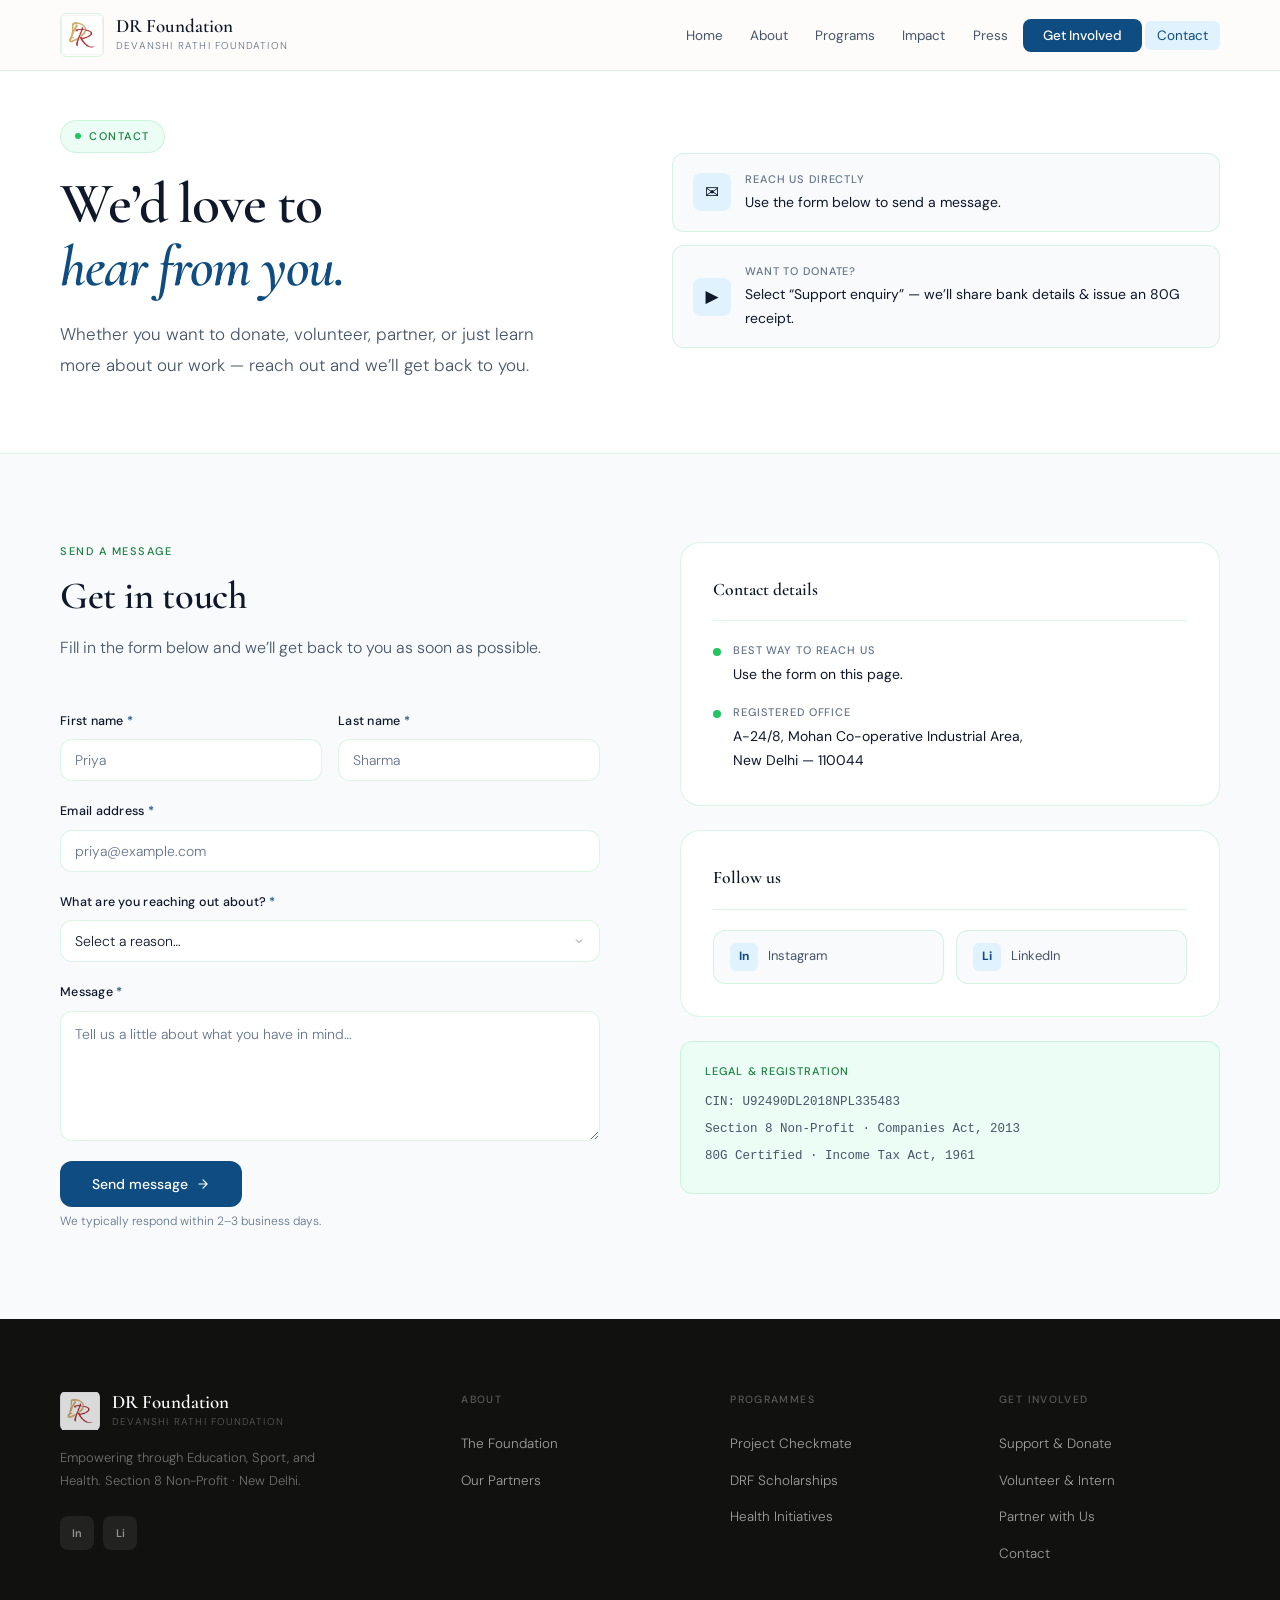
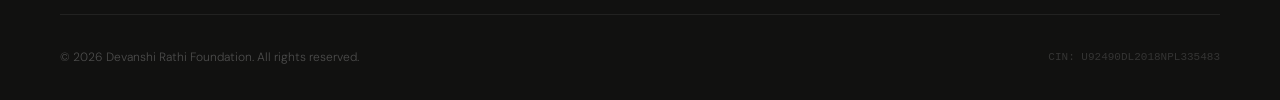
<file: contact.html>
<!DOCTYPE html>
<html lang="en">

<head>
    <meta charset="UTF-8" />
    <meta name="viewport" content="width=device-width, initial-scale=1.0" />
    <title>Contact — DR Foundation</title>
    <meta name="description" content="Get in touch with the DR Foundation. Contact us for support, volunteering, partnerships, media enquiries, or general questions." />
    <meta property="og:type" content="website" />
    <meta property="og:site_name" content="DR Foundation" />
    <meta property="og:url" content="https://arathi1.github.io/devanshirathifoundation/contact.html" />
    <meta property="og:title" content="Contact — DR Foundation" />
    <meta property="og:description" content="Get in touch with the DR Foundation. Contact us for support, volunteering, partnerships, media enquiries, or general questions." />
    <meta property="og:image" content="https://arathi1.github.io/devanshirathifoundation/logo.jpeg" />
    <link rel="icon" href="logo.jpeg" type="image/jpeg" />
    <link rel="preconnect" href="https://fonts.googleapis.com" />
    <link rel="preconnect" href="https://fonts.gstatic.com" crossorigin />
    <link href="https://fonts.googleapis.com/css2?family=Cormorant+Garamond:ital,wght@0,400;0,600;1,400&family=DM+Sans:wght@300;400;500&display=swap" rel="stylesheet" />
    <link rel="stylesheet" href="shared.css" />
    <style>
        /* ── PAGE HERO ── */
        .page-hero { background: var(--wh); border-bottom: 1px solid var(--b-gd) }
        .page-hero h1 { color: var(--ink) }
        .page-hero h1 em { color: var(--cr) }
        .page-hero-lead { color: var(--ink-m) }
        .quick-contacts { display: flex; flex-direction: column; gap: .85rem }
        .qc-item { display: flex; align-items: center; gap: 14px; background: var(--bg); border: 1px solid var(--b-gd); border-radius: var(--r); padding: 1rem 1.25rem; transition: border-color .2s, background .2s }
        .qc-item:hover { border-color: var(--gd); background: var(--gd-pl) }
        .qc-icon { width: 38px; height: 38px; border-radius: 8px; background: var(--cr-pl); display: flex; align-items: center; justify-content: center; font-size: 17px; flex-shrink: 0 }
        .qc-label { font-size: 11px; font-weight: 500; letter-spacing: .08em; text-transform: uppercase; color: var(--ink-f); margin-bottom: .15rem }
        .qc-value { font-size: 14px; font-weight: 400; color: var(--ink) }
        /* ── MAIN CONTENT ── */
        .main-content { padding: 5.5rem clamp(1.5rem,5vw,3rem) }
        .main-inner { max-width: var(--max); margin: 0 auto; display: grid; grid-template-columns: 1fr 1fr; gap: 5rem; align-items: start }
        /* ── CONTACT FORM ── */
        .contact-form { display: flex; flex-direction: column; gap: 1.25rem }
        .form-row { display: grid; grid-template-columns: 1fr 1fr; gap: 1rem }
        .field { display: flex; flex-direction: column; gap: .45rem }
        .field label { font-size: 12.5px; font-weight: 500; color: var(--ink); letter-spacing: .02em }
        .field label span { color: var(--cr) }
        .field input,.field select,.field textarea { font-family: var(--sans); font-size: 14px; font-weight: 300; color: var(--ink); background: var(--wh); border: 1.5px solid var(--b-gd); border-radius: var(--r); padding: 11px 14px; outline: none; transition: border-color .2s, box-shadow .2s; width: 100% }
        .field input:focus,.field select:focus,.field textarea:focus { border-color: var(--gd); box-shadow: 0 0 0 3px rgba(34,197,94,.1) }
        .field input::placeholder,.field textarea::placeholder { color: var(--ink-f) }
        .field textarea { resize: vertical; min-height: 130px; line-height: 1.65 }
        .field select { appearance: none; background-image: url("data:image/svg+xml,%3Csvg xmlns='http://www.w3.org/2000/svg' width='12' height='12' viewBox='0 0 24 24' fill='none' stroke='%238a8a85' stroke-width='2'%3E%3Cpath d='M6 9l6 6 6-6'/%3E%3C/svg%3E"); background-repeat: no-repeat; background-position: right 14px center; padding-right: 36px }
        .submit-btn { background: var(--cr); color: #fff; padding: 14px 32px; border-radius: var(--r); font-family: var(--sans); font-size: 14px; font-weight: 500; border: none; cursor: pointer; display: inline-flex; align-items: center; gap: 8px; transition: background .2s, transform .2s; align-self: flex-start }
        .submit-btn:hover { background: var(--cr-dk); transform: translateY(-1px) }
        .form-note { font-size: 12px; font-weight: 300; color: var(--ink-f); margin-top: .25rem }
        /* ── INFO PANEL ── */
        .info-panel { display: flex; flex-direction: column; gap: 1.5rem }
        .info-card { background: var(--wh); border-radius: var(--rl); padding: 2rem; border: 1px solid var(--b-gd) }
        .info-card-title { font-family: var(--serif); font-size: 1.1rem; font-weight: 600; color: var(--ink); margin-bottom: 1.25rem; padding-bottom: 1rem; border-bottom: 1px solid var(--b-gd) }
        .info-item { display: flex; align-items: flex-start; gap: 12px; margin-bottom: 1rem }
        .info-item:last-child { margin-bottom: 0 }
        .info-dot { width: 8px; height: 8px; border-radius: 50%; background: var(--gd); flex-shrink: 0; margin-top: 7px }
        .info-label { font-size: 11px; font-weight: 500; letter-spacing: .08em; text-transform: uppercase; color: var(--ink-f); margin-bottom: .2rem }
        .info-value { font-size: 14px; font-weight: 400; color: var(--ink); word-break: break-word }
        .info-value a { color: var(--cr); transition: opacity .2s }
        .info-value a:hover { opacity: .75 }
        .social-grid { display: grid; grid-template-columns: 1fr 1fr; gap: .75rem; margin-top: .5rem }
        .soc-link { display: flex; align-items: center; gap: 10px; background: var(--bg); border: 1px solid var(--b-gd); border-radius: var(--r); padding: .75rem 1rem; font-size: 13px; font-weight: 400; color: var(--ink-m); transition: border-color .2s, color .2s, background .2s }
        .soc-link:hover { border-color: var(--cr); color: var(--cr); background: var(--cr-pl) }
        .soc-icon { width: 28px; height: 28px; border-radius: 6px; background: var(--cr-pl); display: flex; align-items: center; justify-content: center; font-size: 12px; font-weight: 700; color: var(--cr); flex-shrink: 0 }
        .legal-box { background: var(--gd-pl); border-radius: var(--r); padding: 1.25rem 1.5rem; border: 1px solid var(--b-gd) }
        .legal-title { font-size: 11px; font-weight: 500; letter-spacing: .1em; text-transform: uppercase; color: var(--gd-dk); margin-bottom: .75rem }
        .legal-item { font-size: 12.5px; font-weight: 300; color: var(--ink-m); margin-bottom: .35rem; font-family: monospace }
        /* ── SUCCESS STATE ── */
        .form-success { display: none; background: var(--gd-pl); border: 1px solid var(--b-gd); border-radius: var(--rl); padding: 2.5rem; text-align: center }
        .form-success.visible { display: block }
        .success-icon { font-size: 2.5rem; margin-bottom: 1rem }
        .success-title { font-family: var(--serif); font-size: 1.4rem; font-weight: 600; color: var(--ink); margin-bottom: .5rem }
        .success-text { font-size: 14px; font-weight: 300; color: var(--ink-m); line-height: 1.7 }
        /* ── RESPONSIVE ── */
        @media(max-width:900px) {
            .main-inner { grid-template-columns: 1fr; gap: 3rem }
            .form-row { grid-template-columns: 1fr }
        }
        @media(max-width:600px) {
            .social-grid { grid-template-columns: 1fr }
        }
    </style>
</head>

<body>

    <header>
    <nav aria-label="Main navigation">
        <div class="nav-inner">
            <a href="index.html" class="nav-logo" aria-label="DR Foundation home">
                <img src="logo.jpeg" alt="DR Foundation logo" class="logo-img" />
                <div>
                    <div class="logo-text">DR Foundation</div>
                    <div class="logo-sub">Devanshi Rathi Foundation</div>
                </div>
            </a>
            <ul class="nav-links" role="list">
                <li><a href="index.html">Home</a></li>
                <li><a href="about.html">About</a></li>
                <li><a href="programs.html">Programs</a></li>
                <li><a href="impact.html">Impact</a></li>
                <li><a href="press.html">Press</a></li>
                <li><a href="get-involved.html" class="nav-cta">Get Involved</a></li>
                <li><a href="contact.html" class="active">Contact</a></li>
            </ul>
            <button class="nav-toggle" id="navToggle" aria-controls="navMobile" aria-expanded="false" aria-label="Toggle navigation menu">
                <span></span><span></span><span></span>
            </button>
        </div>
    </nav>
    <div class="nav-mobile" id="navMobile" role="navigation" aria-label="Mobile navigation">
        <ul role="list">
            <li><a href="index.html">Home</a></li>
            <li><a href="about.html">About</a></li>
            <li><a href="programs.html">Programs</a></li>
            <li><a href="impact.html">Impact</a></li>
            <li><a href="press.html">Press</a></li>
            <li><a href="contact.html" class="active">Contact</a></li>
        </ul>
        <a href="get-involved.html" class="mob-cta">Get Involved</a>
    </div>
    </header>

    <main>

        <!-- PAGE HERO -->
        <div class="page-hero">
            <div class="page-hero-inner">
                <div>
                    <div class="eyebrow fu">Contact</div>
                    <h1 class="fu2">We&rsquo;d love to<br/><em>hear from you.</em></h1>
                    <p class="page-hero-lead fu3">Whether you want to donate, volunteer, partner, or just learn more about our work &mdash; reach out and we&rsquo;ll get back to you.</p>
                </div>
                <div class="quick-contacts" aria-label="Quick contact options">
                    <div class="qc-item">
                        <div class="qc-icon" aria-hidden="true">&#9993;</div>
                        <div>
                            <div class="qc-label">Reach us directly</div>
                            <div class="qc-value">Use the form below to send a message.</div>
                        </div>
                    </div>
                    <div class="qc-item">
                        <div class="qc-icon" aria-hidden="true">&#9654;</div>
                        <div>
                            <div class="qc-label">Want to donate?</div>
                            <div class="qc-value">Select &ldquo;Support enquiry&rdquo; &mdash; we&rsquo;ll share bank details &amp; issue an 80G receipt.</div>
                        </div>
                    </div>
                </div>
            </div>
        </div>

        <!-- MAIN CONTENT -->
        <div class="main-content">
            <div class="main-inner">

                <!-- FORM -->
                <div class="form-section">
                    <p class="sec-ey">Send a Message</p>
                    <h2 class="sec-h">Get in touch</h2>
                    <p class="sec-lead">Fill in the form below and we&rsquo;ll get back to you as soon as possible.</p>

                    <form class="contact-form" id="contactForm" action="https://formspree.io/f/xlgknggq" method="POST">
                        <div class="form-row">
                            <div class="field">
                                <label for="fname">First name <span aria-hidden="true">*</span></label>
                                <input type="text" id="fname" name="First Name" placeholder="Priya" required autocomplete="given-name" />
                            </div>
                            <div class="field">
                                <label for="lname">Last name <span aria-hidden="true">*</span></label>
                                <input type="text" id="lname" name="Last Name" placeholder="Sharma" required autocomplete="family-name" />
                            </div>
                        </div>

                        <div class="field">
                            <label for="email">Email address <span aria-hidden="true">*</span></label>
                            <input type="email" id="email" name="Email" placeholder="priya@example.com" required autocomplete="email" />
                        </div>

                        <div class="field">
                            <label for="reason">What are you reaching out about? <span aria-hidden="true">*</span></label>
                            <select id="reason" name="Reason" required>
                                <option value="" disabled selected>Select a reason&hellip;</option>
                                <option value="support">Support &amp; donation enquiry</option>
                                <option value="volunteer">Volunteering or internship</option>
                                <option value="partner-csr">Corporate / CSR partnership</option>
                                <option value="partner-ngo">NGO / organisation collaboration</option>
                                <option value="speaker">Speaker invitation</option>
                                <option value="media">Media or press enquiry</option>
                                <option value="ambassador">Campus Ambassador Program</option>
                                <option value="general">General question</option>
                            </select>
                        </div>

                        <div class="field">
                            <label for="message">Message <span aria-hidden="true">*</span></label>
                            <textarea id="message" name="Message" placeholder="Tell us a little about what you have in mind&hellip;" required></textarea>
                        </div>

                        <div>
                            <button type="submit" class="submit-btn">
                                Send message
                                <svg style="width:14px;height:14px;fill:none;stroke:currentColor;stroke-width:2;stroke-linecap:round;stroke-linejoin:round" viewBox="0 0 24 24" aria-hidden="true"><path d="M5 12h14M12 5l7 7-7 7"/></svg>
                            </button>
                            <p class="form-note">We typically respond within 2&ndash;3 business days.</p>
                        </div>
                    </form>

                    <div class="form-success" id="formSuccess" role="alert" aria-live="polite">
                        <div class="success-icon" aria-hidden="true">&#10003;</div>
                        <div class="success-title">Message sent!</div>
                        <p class="success-text">Thank you for reaching out to the DR Foundation. We&rsquo;ll get back to you within 2&ndash;3 business days.</p>
                    </div>
                </div>

                <!-- INFO PANEL -->
                <div class="info-panel">

                    <div class="info-card">
                        <div class="info-card-title">Contact details</div>
                        <div class="info-item">
                            <div class="info-dot"></div>
                            <div>
                                <div class="info-label">Best way to reach us</div>
                                <div class="info-value">Use the form on this page.</div>
                            </div>
                        </div>
                        <div class="info-item">
                            <div class="info-dot"></div>
                            <div>
                                <div class="info-label">Registered Office</div>
                                <div class="info-value">A-24/8, Mohan Co-operative Industrial Area,<br/>New Delhi &mdash; 110044</div>
                            </div>
                        </div>
                    </div>

                    <div class="info-card">
                        <div class="info-card-title">Follow us</div>
                        <div class="social-grid">
                            <a href="https://www.instagram.com/d_r_foundation/" target="_blank" rel="noopener noreferrer" class="soc-link">
                                <div class="soc-icon" aria-hidden="true">In</div>
                                Instagram
                            </a>
                            <a href="https://in.linkedin.com/company/d-r-foundation" target="_blank" rel="noopener noreferrer" class="soc-link">
                                <div class="soc-icon" aria-hidden="true">Li</div>
                                LinkedIn
                            </a>
                        </div>
                    </div>

                    <div class="legal-box">
                        <div class="legal-title">Legal &amp; Registration</div>
                        <div class="legal-item">CIN: U92490DL2018NPL335483</div>
                        <div class="legal-item">Section 8 Non-Profit &middot; Companies Act, 2013</div>
                        <div class="legal-item">80G Certified &middot; Income Tax Act, 1961</div>
                    </div>

                </div>
            </div>
        </div>

    </main>

    <footer>
        <div class="fi">
            <div class="ft">
                <div>
                    <div class="fl">
                        <img src="logo.jpeg" alt="" class="fli" />
                        <div>
                            <div class="logo-text">DR Foundation</div>
                            <div class="logo-sub">Devanshi Rathi Foundation</div>
                        </div>
                    </div>
                    <p class="ftag">Empowering through Education, Sport, and Health. Section 8 Non-Profit &middot; New Delhi.</p>
                    <div class="fsoc" aria-label="Social media">
                        <a href="https://www.instagram.com/d_r_foundation/" target="_blank" rel="noopener noreferrer" class="sl" aria-label="Instagram">In</a>
                        <a href="https://in.linkedin.com/company/d-r-foundation" target="_blank" rel="noopener noreferrer" class="sl" aria-label="LinkedIn">Li</a>
                    </div>
                </div>
                <div class="fc">
                    <h4>About</h4>
                    <ul class="flinks">
                        <li><a href="about.html#foundation">The Foundation</a></li>
                        <li><a href="about.html#partners">Our Partners</a></li>
                    </ul>
                </div>
                <div class="fc">
                    <h4>Programmes</h4>
                    <ul class="flinks">
                        <li><a href="programs.html#checkmate">Project Checkmate</a></li>
                        <li><a href="programs.html#scholarships">DRF Scholarships</a></li>
                        <li><a href="programs.html#health">Health Initiatives</a></li>
                    </ul>
                </div>
                <div class="fc">
                    <h4>Get Involved</h4>
                    <ul class="flinks">
                        <li><a href="get-involved.html#support">Support &amp; Donate</a></li>
                        <li><a href="get-involved.html#volunteer">Volunteer &amp; Intern</a></li>
                        <li><a href="get-involved.html#partner">Partner with Us</a></li>
                        <li><a href="contact.html">Contact</a></li>
                    </ul>
                </div>
            </div>
            <div class="fb">
                <p class="flegal">&copy; 2026 Devanshi Rathi Foundation. All rights reserved.</p>
                <p class="fcin">CIN: U92490DL2018NPL335483</p>
            </div>
        </div>
    </footer>

    <script>
    (function(){
        var form=document.getElementById('contactForm');
        var success=document.getElementById('formSuccess');
        if(form&&success){
            form.addEventListener('submit',function(e){
                e.preventDefault();
                if(!form.checkValidity()){form.reportValidity();return;}
                var btn=form.querySelector('[type=submit]');
                if(btn){btn.disabled=true;btn.textContent='Sending…';}
                fetch('https://formspree.io/f/xlgknggq',{
                    method:'POST',
                    body:new FormData(form),
                    headers:{Accept:'application/json'}
                }).then(function(r){
                    if(r.ok){
                        form.style.display='none';
                        success.classList.add('visible');
                        success.focus();
                    } else {
                        if(btn){btn.disabled=false;btn.textContent='Send message';}
                        alert('Something went wrong — please try again or email us directly.');
                    }
                }).catch(function(){
                    if(btn){btn.disabled=false;btn.textContent='Send message';}
                    alert('Network error — please check your connection and try again.');
                });
            });
        }
    })();
    (function(){
        var btn=document.getElementById('navToggle');
        var menu=document.getElementById('navMobile');
        if(!btn||!menu)return;
        btn.addEventListener('click',function(){
            var open=menu.classList.toggle('open');
            btn.classList.toggle('open',open);
            btn.setAttribute('aria-expanded',String(open));
        });
        document.addEventListener('click',function(e){
            if(!btn.contains(e.target)&&!menu.contains(e.target)){
                menu.classList.remove('open');
                btn.classList.remove('open');
                btn.setAttribute('aria-expanded','false');
            }
        });
    })();
    </script>

</body>
</html>
</file>
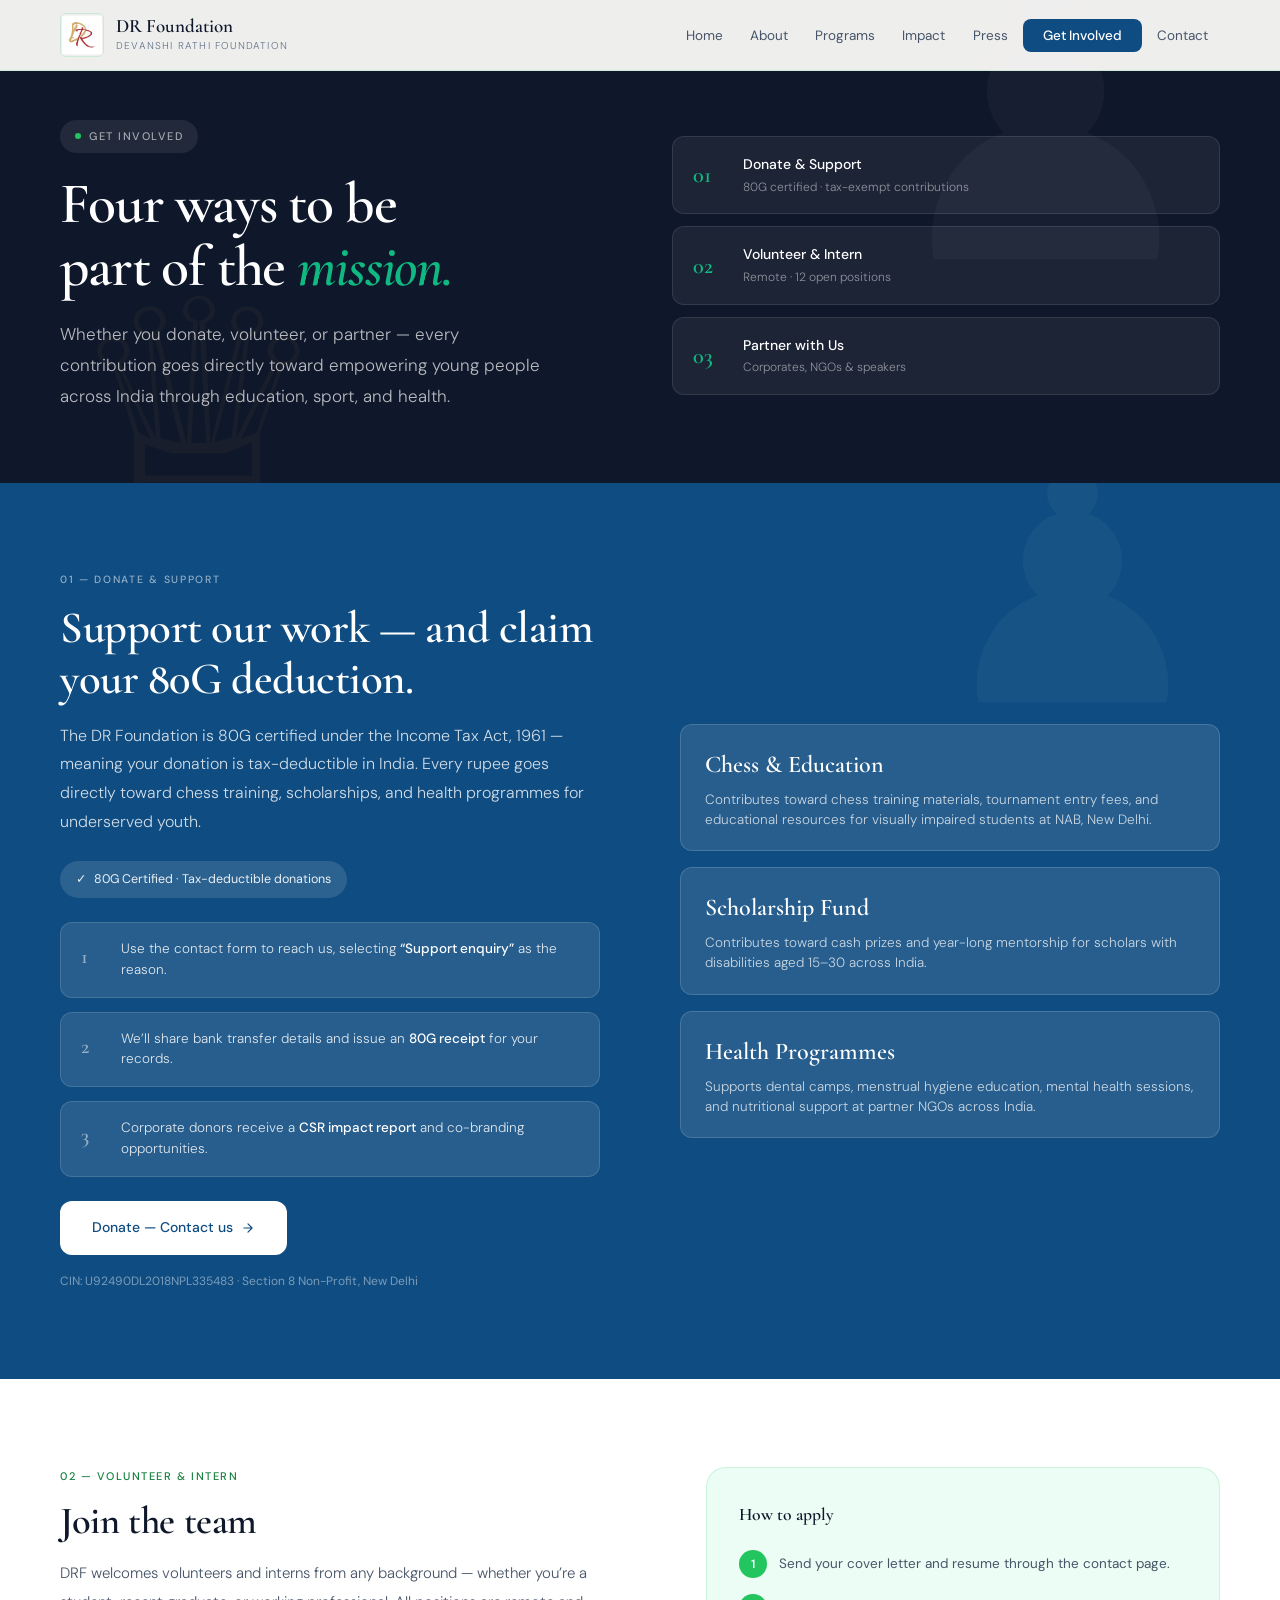
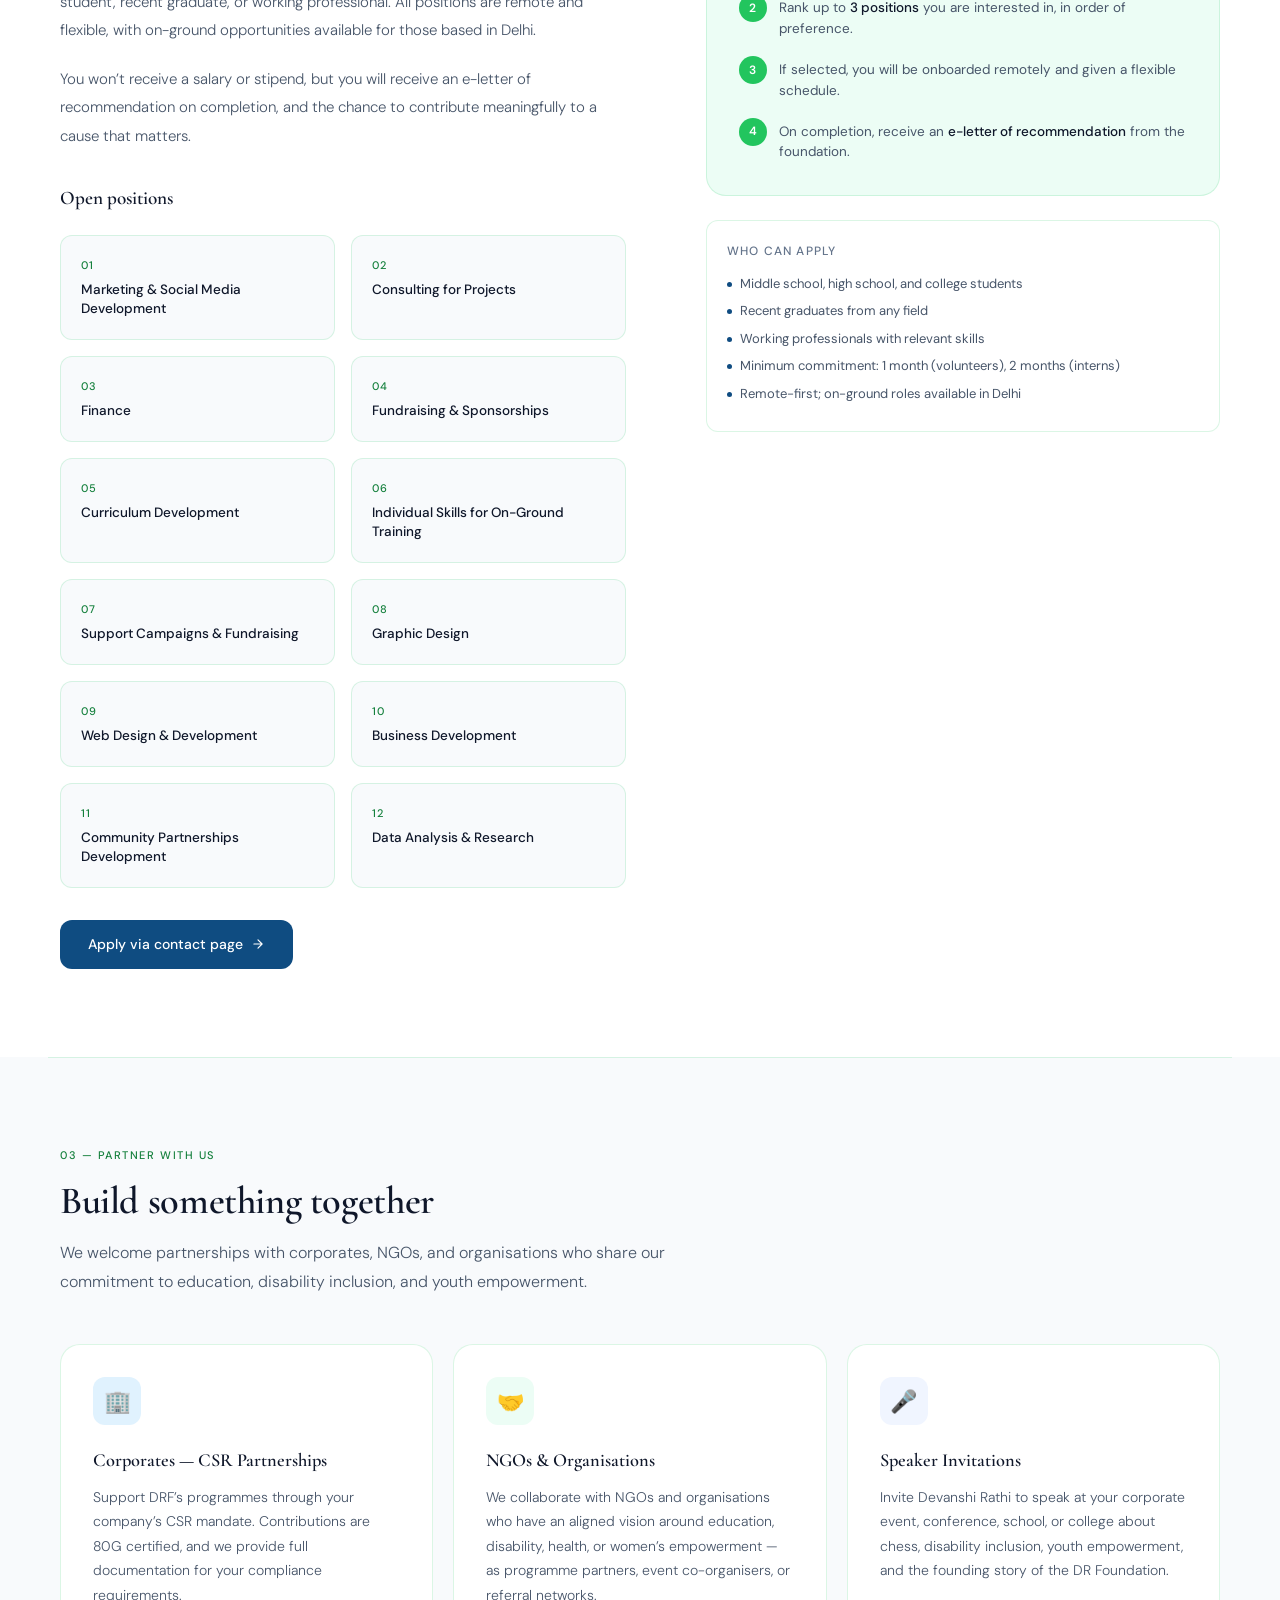
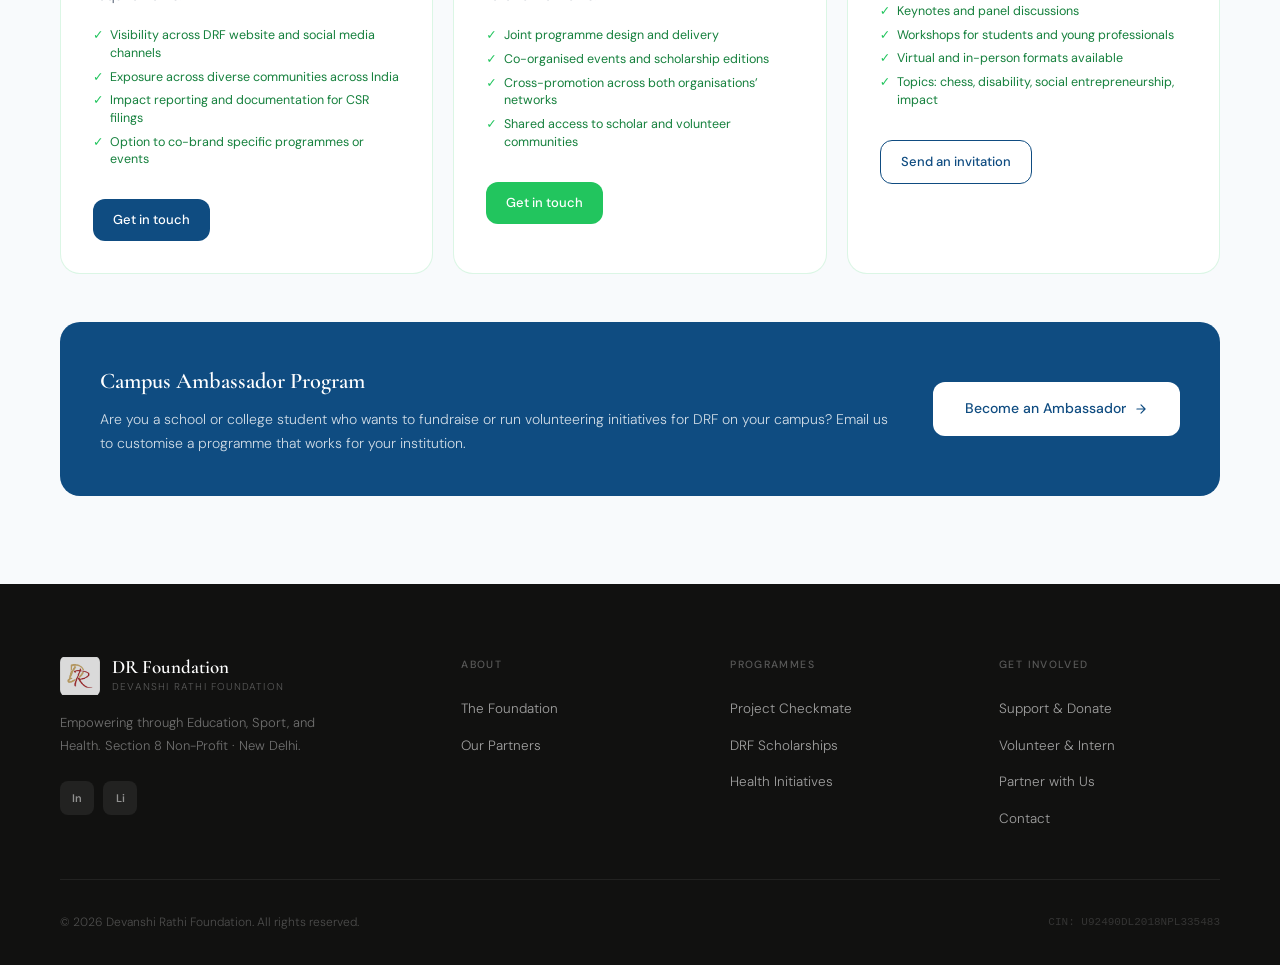
<file: get-involved.html>
<!DOCTYPE html>
<html lang="en">

<head>
    <meta charset="UTF-8" />
    <meta name="viewport" content="width=device-width, initial-scale=1.0" />
    <title>Get Involved — DR Foundation</title>
    <meta name="description" content="Support, volunteer, intern, or partner with the DR Foundation. Donate to an 80G-certified non-profit empowering disabled and underprivileged youth across India." />
    <meta property="og:type" content="website" />
    <meta property="og:site_name" content="DR Foundation" />
    <meta property="og:url" content="https://arathi1.github.io/devanshirathifoundation/get-involved.html" />
    <meta property="og:title" content="Get Involved — DR Foundation" />
    <meta property="og:description" content="Support, volunteer, intern, or partner with the DR Foundation. Donate to an 80G-certified non-profit empowering disabled and underprivileged youth across India." />
    <meta property="og:image" content="https://arathi1.github.io/devanshirathifoundation/logo.jpeg" />
    <link rel="icon" href="logo.jpeg" type="image/jpeg" />
    <link rel="preconnect" href="https://fonts.googleapis.com" />
    <link rel="preconnect" href="https://fonts.gstatic.com" crossorigin />
    <link href="https://fonts.googleapis.com/css2?family=Cormorant+Garamond:ital,wght@0,400;0,600;1,400&family=DM+Sans:wght@300;400;500&display=swap" rel="stylesheet" />
    <link rel="stylesheet" href="shared.css" />
    <style>
        /* ── PAGE HERO (dark) ── */
        .page-hero { background: var(--ink); position: relative; overflow: hidden }
        .page-hero::before { content: '\265F'; position: absolute; top: -60px; right: 5%; font-size: 380px; color: rgba(255,255,255,.03); line-height: 1; pointer-events: none }
        .page-hero::after { content: '\2655'; position: absolute; bottom: -80px; left: 5%; font-size: 300px; color: rgba(196,147,58,.05); line-height: 1; pointer-events: none }
        .page-hero-inner { position: relative; z-index: 1 }
        .page-hero .eyebrow { color: rgba(255,255,255,.6); background: rgba(255,255,255,.08); border-color: transparent }
        .page-hero h1 { color: #fff }
        .page-hero h1 em { color: var(--gd-md) }
        .page-hero-lead { color: rgba(255,255,255,.7) }
        .hero-ways { display: flex; flex-direction: column; gap: .75rem }
        .hero-way { display: flex; align-items: center; gap: 14px; background: rgba(255,255,255,.06); border: 1px solid rgba(255,255,255,.1); border-radius: var(--r); padding: 1rem 1.25rem; transition: background .2s, border-color .2s }
        .hero-way:hover { background: rgba(196,147,58,.1); border-color: rgba(196,147,58,.3) }
        .hw-num { font-family: var(--serif); font-size: 1.4rem; font-weight: 600; color: var(--gd-md); width: 36px; flex-shrink: 0 }
        .hw-text { font-size: 14px; font-weight: 500; color: #fff }
        .hw-sub { font-size: 12px; font-weight: 300; color: rgba(255,255,255,.5) }
        /* ── DONATE / SUPPORT ── */
        .support { background: var(--cr); padding: 5.5rem clamp(1.5rem,5vw,3rem); position: relative; overflow: hidden }
        .support::before { content: '\265F'; position: absolute; top: -50px; right: 5%; font-size: 320px; color: rgba(255,255,255,.04); line-height: 1; pointer-events: none }
        .support-inner { max-width: var(--max); margin: 0 auto; display: grid; grid-template-columns: 1fr 1fr; gap: 5rem; align-items: center; position: relative; z-index: 1 }
        .support-label { font-size: 10.5px; font-weight: 500; letter-spacing: .16em; text-transform: uppercase; color: rgba(255,255,255,.55); margin-bottom: .85rem }
        .support h2 { font-family: var(--serif); font-size: clamp(2rem,3.5vw,2.8rem); font-weight: 600; color: #fff; line-height: 1.15; margin-bottom: 1rem; letter-spacing: -.01em }
        .support-lead { font-size: 16px; font-weight: 300; color: rgba(255,255,255,.8); line-height: 1.8; margin-bottom: 1.5rem }
        .support-cert { display: inline-flex; align-items: center; gap: 8px; background: rgba(255,255,255,.12); color: rgba(255,255,255,.9); font-size: 12.5px; font-weight: 400; padding: 8px 16px; border-radius: 100px; margin-bottom: 1.5rem }
        .support-cert::before { content: '\2713'; font-weight: 700 }
        .donate-steps { display: flex; flex-direction: column; gap: .85rem; margin-bottom: 1.5rem }
        .donate-step { display: flex; align-items: flex-start; gap: 12px; background: rgba(255,255,255,.1); border-radius: var(--r); padding: 1rem 1.25rem; border: 1px solid rgba(255,255,255,.14) }
        .ds-num { font-family: var(--serif); font-size: 1.3rem; font-weight: 600; color: rgba(255,255,255,.5); width: 28px; flex-shrink: 0 }
        .ds-text { font-size: 13.5px; font-weight: 300; color: rgba(255,255,255,.85); line-height: 1.55 }
        .ds-text strong { font-weight: 500; color: #fff }
        .support-note { font-size: 12px; color: rgba(255,255,255,.45); margin-top: 1rem }
        .impact-boxes { display: flex; flex-direction: column; gap: 1rem }
        .impact-box { background: rgba(255,255,255,.1); border-radius: var(--r); padding: 1.25rem 1.5rem; border: 1px solid rgba(255,255,255,.15) }
        .ib-amount { font-family: var(--serif); font-size: 1.5rem; font-weight: 600; color: #fff; margin-bottom: .25rem }
        .ib-text { font-size: 13.5px; font-weight: 300; color: rgba(255,255,255,.75); line-height: 1.5 }
        /* ── VOLUNTEER ── */
        .volunteer { background: var(--wh) }
        .vol-grid { display: grid; grid-template-columns: 1.1fr 1fr; gap: 5rem; align-items: start }
        .positions-grid { display: grid; grid-template-columns: 1fr 1fr; gap: 1rem; margin-bottom: 2rem }
        .pos-card { background: var(--bg); border-radius: var(--r); padding: 1.25rem; border: 1px solid var(--b-gd); transition: border-color .2s, transform .2s }
        .pos-card:hover { border-color: var(--gd); transform: translateY(-2px) }
        .pos-num { font-size: 11px; font-weight: 500; color: var(--gd-dk); margin-bottom: .4rem; letter-spacing: .06em }
        .pos-title { font-size: 13.5px; font-weight: 500; color: var(--ink); line-height: 1.4 }
        .how-box { background: var(--gd-pl); border-radius: var(--rl); padding: 2rem; border: 1px solid var(--b-gd) }
        .how-title { font-family: var(--serif); font-size: 1.1rem; font-weight: 600; color: var(--ink); margin-bottom: 1.25rem }
        .how-steps { display: flex; flex-direction: column; gap: 1rem }
        .how-step { display: flex; align-items: flex-start; gap: 12px }
        .how-step-num { width: 28px; height: 28px; border-radius: 50%; background: var(--gd); color: #fff; font-size: 12px; font-weight: 600; display: flex; align-items: center; justify-content: center; flex-shrink: 0 }
        .how-step-text { font-size: 13.5px; color: var(--ink-m); line-height: 1.55; padding-top: 4px }
        .how-step-text strong { color: var(--ink); font-weight: 500 }
        .eligibility { margin-top: 1.5rem; background: var(--wh); border-radius: var(--r); padding: 1.25rem; border: 1px solid var(--b-gd) }
        .elig-title { font-size: 12px; font-weight: 500; letter-spacing: .1em; text-transform: uppercase; color: var(--ink-f); margin-bottom: .75rem }
        .elig-item { display: flex; align-items: flex-start; gap: 8px; font-size: 13px; color: var(--ink-m); margin-bottom: .5rem; line-height: 1.5 }
        .elig-dot { width: 5px; height: 5px; border-radius: 50%; background: var(--cr); flex-shrink: 0; margin-top: 8px }
        /* ── PARTNER ── */
        .partner { background: var(--bg) }
        .partner-grid { display: grid; grid-template-columns: repeat(3,1fr); gap: 1.25rem; margin-bottom: 3rem }
        .partner-type { background: var(--wh); border-radius: var(--rl); padding: 2rem; border: 1px solid var(--b-gd); transition: border-color .2s, transform .2s }
        .partner-type:hover { border-color: var(--gd); transform: translateY(-3px) }
        .pt-icon { width: 48px; height: 48px; border-radius: var(--r); display: flex; align-items: center; justify-content: center; font-size: 22px; margin-bottom: 1.25rem }
        .pt-icon.corp { background: var(--cr-pl) }
        .pt-icon.ngo { background: var(--gd-pl) }
        .pt-icon.speak { background: #F0F5FF }
        .pt-title { font-family: var(--serif); font-size: 1.15rem; font-weight: 600; color: var(--ink); margin-bottom: .5rem }
        .pt-text { font-size: 14px; font-weight: 300; color: var(--ink-m); line-height: 1.75; margin-bottom: 1.25rem }
        .pt-benefit { font-size: 12.5px; font-weight: 400; color: var(--gd-dk); display: flex; align-items: flex-start; gap: 7px; margin-bottom: .4rem; line-height: 1.4 }
        .pt-benefit::before { content: '\2713'; color: var(--gd); font-weight: 700; flex-shrink: 0 }
        .ambassador-box { background: var(--cr); border-radius: var(--rl); padding: 2.5rem; color: #fff; display: grid; grid-template-columns: 1fr auto; align-items: center; gap: 2rem }
        .amb-title { font-family: var(--serif); font-size: 1.4rem; font-weight: 600; color: #fff; margin-bottom: .5rem }
        .amb-text { font-size: 14px; font-weight: 300; color: rgba(255,255,255,.8); line-height: 1.7 }
        /* ── RESPONSIVE ── */
        @media(max-width:900px) {
            .support-inner { grid-template-columns: 1fr; gap: 3rem }
            .vol-grid { grid-template-columns: 1fr; gap: 3rem }
            .positions-grid { grid-template-columns: 1fr 1fr }
            .partner-grid { grid-template-columns: 1fr }
            .ambassador-box { grid-template-columns: 1fr }
        }
        @media(max-width:600px) {
            .positions-grid { grid-template-columns: 1fr }
        }
    </style>
</head>

<body>

    <header>
    <nav aria-label="Main navigation">
        <div class="nav-inner">
            <a href="index.html" class="nav-logo" aria-label="DR Foundation home">
                <img src="logo.jpeg" alt="DR Foundation logo" class="logo-img" />
                <div>
                    <div class="logo-text">DR Foundation</div>
                    <div class="logo-sub">Devanshi Rathi Foundation</div>
                </div>
            </a>
            <ul class="nav-links" role="list">
                <li><a href="index.html">Home</a></li>
                <li><a href="about.html">About</a></li>
                <li><a href="programs.html">Programs</a></li>
                <li><a href="impact.html">Impact</a></li>
                <li><a href="press.html">Press</a></li>
                <li><a href="get-involved.html" class="nav-cta active">Get Involved</a></li>
                <li><a href="contact.html">Contact</a></li>
            </ul>
            <button class="nav-toggle" id="navToggle" aria-controls="navMobile" aria-expanded="false" aria-label="Toggle navigation menu">
                <span></span><span></span><span></span>
            </button>
        </div>
    </nav>
    <div class="nav-mobile" id="navMobile" role="navigation" aria-label="Mobile navigation">
        <ul role="list">
            <li><a href="index.html">Home</a></li>
            <li><a href="about.html">About</a></li>
            <li><a href="programs.html">Programs</a></li>
            <li><a href="impact.html">Impact</a></li>
            <li><a href="press.html">Press</a></li>
            <li><a href="contact.html">Contact</a></li>
        </ul>
        <a href="get-involved.html" class="mob-cta active">Get Involved</a>
    </div>
    </header>

    <main>

        <!-- PAGE HERO -->
        <div class="page-hero">
            <div class="page-hero-inner">
                <div>
                    <div class="eyebrow fu">Get Involved</div>
                    <h1 class="fu2">Four ways to be<br/>part of the <em>mission.</em></h1>
                    <p class="page-hero-lead fu3">Whether you donate, volunteer, or partner &mdash; every contribution goes directly toward empowering young people across India through education, sport, and health.</p>
                </div>
                <div class="hero-ways">
                    <a href="#support" class="hero-way">
                        <div class="hw-num">01</div>
                        <div>
                            <div class="hw-text">Donate &amp; Support</div>
                            <div class="hw-sub">80G certified &middot; tax-exempt contributions</div>
                        </div>
                    </a>
                    <a href="#volunteer" class="hero-way">
                        <div class="hw-num">02</div>
                        <div>
                            <div class="hw-text">Volunteer &amp; Intern</div>
                            <div class="hw-sub">Remote &middot; 12 open positions</div>
                        </div>
                    </a>
                    <a href="#partner" class="hero-way">
                        <div class="hw-num">03</div>
                        <div>
                            <div class="hw-text">Partner with Us</div>
                            <div class="hw-sub">Corporates, NGOs &amp; speakers</div>
                        </div>
                    </a>
                </div>
            </div>
        </div>

        <!-- DONATE / SUPPORT -->
        <div class="support" id="support" role="region" aria-labelledby="don-h">
            <div class="support-inner">
                <div>
                    <div class="support-label">01 &mdash; Donate &amp; Support</div>
                    <h2 id="don-h">Support our work &mdash; and claim your 80G deduction.</h2>
                    <p class="support-lead">The DR Foundation is 80G certified under the Income Tax Act, 1961 &mdash; meaning your donation is tax-deductible in India. Every rupee goes directly toward chess training, scholarships, and health programmes for underserved youth.</p>
                    <div class="support-cert">80G Certified &middot; Tax-deductible donations</div>
                    <div class="donate-steps">
                        <div class="donate-step">
                            <div class="ds-num">1</div>
                            <p class="ds-text">Use the contact form to reach us, selecting <strong>&ldquo;Support enquiry&rdquo;</strong> as the reason.</p>
                        </div>
                        <div class="donate-step">
                            <div class="ds-num">2</div>
                            <p class="ds-text">We&rsquo;ll share bank transfer details and issue an <strong>80G receipt</strong> for your records.</p>
                        </div>
                        <div class="donate-step">
                            <div class="ds-num">3</div>
                            <p class="ds-text">Corporate donors receive a <strong>CSR impact report</strong> and co-branding opportunities.</p>
                        </div>
                    </div>
                    <div style="display:flex;gap:1rem;flex-wrap:wrap">
                        <a href="contact.html" class="btn-white">
                            Donate &mdash; Contact us
                            <svg class="arr" viewBox="0 0 24 24" aria-hidden="true"><path d="M5 12h14M12 5l7 7-7 7"/></svg>
                        </a>
                    </div>
                    <p class="support-note">CIN: U92490DL2018NPL335483 &middot; Section 8 Non-Profit, New Delhi</p>
                </div>
                <div class="impact-boxes" aria-label="What your support funds">
                    <div class="impact-box">
                        <div class="ib-amount">Chess &amp; Education</div>
                        <p class="ib-text">Contributes toward chess training materials, tournament entry fees, and educational resources for visually impaired students at NAB, New Delhi.</p>
                    </div>
                    <div class="impact-box">
                        <div class="ib-amount">Scholarship Fund</div>
                        <p class="ib-text">Contributes toward cash prizes and year-long mentorship for scholars with disabilities aged 15&ndash;30 across India.</p>
                    </div>
                    <div class="impact-box">
                        <div class="ib-amount">Health Programmes</div>
                        <p class="ib-text">Supports dental camps, menstrual hygiene education, mental health sessions, and nutritional support at partner NGOs across India.</p>
                    </div>
                </div>
            </div>
        </div>

        <!-- VOLUNTEER -->
        <section class="section volunteer" id="volunteer" aria-labelledby="vol-h">
            <div class="si">
                <div class="vol-grid">
                    <div>
                        <p class="sec-ey">02 &mdash; Volunteer &amp; Intern</p>
                        <h2 id="vol-h" class="sec-h">Join the team</h2>
                        <p class="body-text">DRF welcomes volunteers and interns from any background &mdash; whether you&rsquo;re a student, recent graduate, or working professional. All positions are remote and flexible, with on-ground opportunities available for those based in Delhi.</p>
                        <p class="body-text">You won&rsquo;t receive a salary or stipend, but you will receive an e-letter of recommendation on completion, and the chance to contribute meaningfully to a cause that matters.</p>

                        <h3 style="font-family:var(--serif);font-size:1.2rem;font-weight:600;color:var(--ink);margin:2rem 0 1.25rem">Open positions</h3>
                        <div class="positions-grid">
                            <div class="pos-card"><div class="pos-num">01</div><div class="pos-title">Marketing &amp; Social Media Development</div></div>
                            <div class="pos-card"><div class="pos-num">02</div><div class="pos-title">Consulting for Projects</div></div>
                            <div class="pos-card"><div class="pos-num">03</div><div class="pos-title">Finance</div></div>
                            <div class="pos-card"><div class="pos-num">04</div><div class="pos-title">Fundraising &amp; Sponsorships</div></div>
                            <div class="pos-card"><div class="pos-num">05</div><div class="pos-title">Curriculum Development</div></div>
                            <div class="pos-card"><div class="pos-num">06</div><div class="pos-title">Individual Skills for On-Ground Training</div></div>
                            <div class="pos-card"><div class="pos-num">07</div><div class="pos-title">Support Campaigns &amp; Fundraising</div></div>
                            <div class="pos-card"><div class="pos-num">08</div><div class="pos-title">Graphic Design</div></div>
                            <div class="pos-card"><div class="pos-num">09</div><div class="pos-title">Web Design &amp; Development</div></div>
                            <div class="pos-card"><div class="pos-num">10</div><div class="pos-title">Business Development</div></div>
                            <div class="pos-card"><div class="pos-num">11</div><div class="pos-title">Community Partnerships Development</div></div>
                            <div class="pos-card"><div class="pos-num">12</div><div class="pos-title">Data Analysis &amp; Research</div></div>
                        </div>

                        <a href="contact.html" class="btn-p">
                            Apply via contact page
                            <svg class="arr" viewBox="0 0 24 24" aria-hidden="true"><path d="M5 12h14M12 5l7 7-7 7"/></svg>
                        </a>
                    </div>

                    <div>
                        <div class="how-box">
                            <div class="how-title">How to apply</div>
                            <div class="how-steps">
                                <div class="how-step">
                                    <div class="how-step-num">1</div>
                                    <p class="how-step-text">Send your cover letter and resume through the contact page.</p>
                                </div>
                                <div class="how-step">
                                    <div class="how-step-num">2</div>
                                    <p class="how-step-text">Rank up to <strong>3 positions</strong> you are interested in, in order of preference.</p>
                                </div>
                                <div class="how-step">
                                    <div class="how-step-num">3</div>
                                    <p class="how-step-text">If selected, you will be onboarded remotely and given a flexible schedule.</p>
                                </div>
                                <div class="how-step">
                                    <div class="how-step-num">4</div>
                                    <p class="how-step-text">On completion, receive an <strong>e-letter of recommendation</strong> from the foundation.</p>
                                </div>
                            </div>
                        </div>

                        <div class="eligibility">
                            <div class="elig-title">Who can apply</div>
                            <div class="elig-item"><div class="elig-dot"></div><span>Middle school, high school, and college students</span></div>
                            <div class="elig-item"><div class="elig-dot"></div><span>Recent graduates from any field</span></div>
                            <div class="elig-item"><div class="elig-dot"></div><span>Working professionals with relevant skills</span></div>
                            <div class="elig-item"><div class="elig-dot"></div><span>Minimum commitment: 1 month (volunteers), 2 months (interns)</span></div>
                            <div class="elig-item"><div class="elig-dot"></div><span>Remote-first; on-ground roles available in Delhi</span></div>
                        </div>
                    </div>
                </div>
            </div>
        </section>

        <div class="divider"></div>

        <!-- PARTNER -->
        <section class="section partner" id="partner" aria-labelledby="part-h">
            <div class="si">
                <p class="sec-ey">03 &mdash; Partner with Us</p>
                <h2 id="part-h" class="sec-h">Build something together</h2>
                <p class="sec-lead">We welcome partnerships with corporates, NGOs, and organisations who share our commitment to education, disability inclusion, and youth empowerment.</p>

                <div class="partner-grid">
                    <div class="partner-type">
                        <div class="pt-icon corp" aria-hidden="true">&#127970;</div>
                        <div class="pt-title">Corporates &mdash; CSR Partnerships</div>
                        <p class="pt-text">Support DRF&rsquo;s programmes through your company&rsquo;s CSR mandate. Contributions are 80G certified, and we provide full documentation for your compliance requirements.</p>
                        <div class="pt-benefit">Visibility across DRF website and social media channels</div>
                        <div class="pt-benefit">Exposure across diverse communities across India</div>
                        <div class="pt-benefit">Impact reporting and documentation for CSR filings</div>
                        <div class="pt-benefit">Option to co-brand specific programmes or events</div>
                        <a href="contact.html" class="btn-p" style="margin-top:1.5rem;font-size:13px;padding:10px 20px">Get in touch</a>
                    </div>
                    <div class="partner-type">
                        <div class="pt-icon ngo" aria-hidden="true">&#129309;</div>
                        <div class="pt-title">NGOs &amp; Organisations</div>
                        <p class="pt-text">We collaborate with NGOs and organisations who have an aligned vision around education, disability, health, or women&rsquo;s empowerment &mdash; as programme partners, event co-organisers, or referral networks.</p>
                        <div class="pt-benefit">Joint programme design and delivery</div>
                        <div class="pt-benefit">Co-organised events and scholarship editions</div>
                        <div class="pt-benefit">Cross-promotion across both organisations&rsquo; networks</div>
                        <div class="pt-benefit">Shared access to scholar and volunteer communities</div>
                        <a href="contact.html" class="btn-gd" style="margin-top:1.5rem;font-size:13px;padding:10px 20px">Get in touch</a>
                    </div>
                    <div class="partner-type">
                        <div class="pt-icon speak" aria-hidden="true">&#127908;</div>
                        <div class="pt-title">Speaker Invitations</div>
                        <p class="pt-text">Invite Devanshi Rathi to speak at your corporate event, conference, school, or college about chess, disability inclusion, youth empowerment, and the founding story of the DR Foundation.</p>
                        <div class="pt-benefit">Keynotes and panel discussions</div>
                        <div class="pt-benefit">Workshops for students and young professionals</div>
                        <div class="pt-benefit">Virtual and in-person formats available</div>
                        <div class="pt-benefit">Topics: chess, disability, social entrepreneurship, impact</div>
                        <a href="contact.html" class="btn-s" style="margin-top:1.5rem;font-size:13px;padding:10px 20px">Send an invitation</a>
                    </div>
                </div>

                <div class="ambassador-box" aria-label="Campus Ambassador Program">
                    <div>
                        <div class="amb-title">Campus Ambassador Program</div>
                        <p class="amb-text">Are you a school or college student who wants to fundraise or run volunteering initiatives for DRF on your campus? Email us to customise a programme that works for your institution.</p>
                    </div>
                    <a href="contact.html" class="btn-white" style="white-space:nowrap;flex-shrink:0">
                        Become an Ambassador
                        <svg class="arr" viewBox="0 0 24 24" aria-hidden="true"><path d="M5 12h14M12 5l7 7-7 7"/></svg>
                    </a>
                </div>
            </div>
        </section>

    </main>

    <footer>
        <div class="fi">
            <div class="ft">
                <div>
                    <div class="fl">
                        <img src="logo.jpeg" alt="" class="fli" />
                        <div>
                            <div class="logo-text">DR Foundation</div>
                            <div class="logo-sub">Devanshi Rathi Foundation</div>
                        </div>
                    </div>
                    <p class="ftag">Empowering through Education, Sport, and Health. Section 8 Non-Profit &middot; New Delhi.</p>
                    <div class="fsoc" aria-label="Social media">
                        <a href="https://www.instagram.com/d_r_foundation/" target="_blank" rel="noopener noreferrer" class="sl" aria-label="Instagram">In</a>
                        <a href="https://in.linkedin.com/company/d-r-foundation" target="_blank" rel="noopener noreferrer" class="sl" aria-label="LinkedIn">Li</a>
                    </div>
                </div>
                <div class="fc">
                    <h4>About</h4>
                    <ul class="flinks">
                        <li><a href="about.html#foundation">The Foundation</a></li>
                        <li><a href="about.html#partners">Our Partners</a></li>
                    </ul>
                </div>
                <div class="fc">
                    <h4>Programmes</h4>
                    <ul class="flinks">
                        <li><a href="programs.html#checkmate">Project Checkmate</a></li>
                        <li><a href="programs.html#scholarships">DRF Scholarships</a></li>
                        <li><a href="programs.html#health">Health Initiatives</a></li>
                    </ul>
                </div>
                <div class="fc">
                    <h4>Get Involved</h4>
                    <ul class="flinks">
                        <li><a href="#support">Support &amp; Donate</a></li>
                        <li><a href="#volunteer">Volunteer &amp; Intern</a></li>
                        <li><a href="#partner">Partner with Us</a></li>
                        <li><a href="contact.html">Contact</a></li>
                    </ul>
                </div>
            </div>
            <div class="fb">
                <p class="flegal">&copy; 2026 Devanshi Rathi Foundation. All rights reserved.</p>
                <p class="fcin">CIN: U92490DL2018NPL335483</p>
            </div>
        </div>
    </footer>

    <script>
    (function(){
        var btn=document.getElementById('navToggle');
        var menu=document.getElementById('navMobile');
        if(!btn||!menu)return;
        btn.addEventListener('click',function(){
            var open=menu.classList.toggle('open');
            btn.classList.toggle('open',open);
            btn.setAttribute('aria-expanded',String(open));
        });
        document.addEventListener('click',function(e){
            if(!btn.contains(e.target)&&!menu.contains(e.target)){
                menu.classList.remove('open');
                btn.classList.remove('open');
                btn.setAttribute('aria-expanded','false');
            }
        });
    })();
    </script>

</body>
</html>
</file>
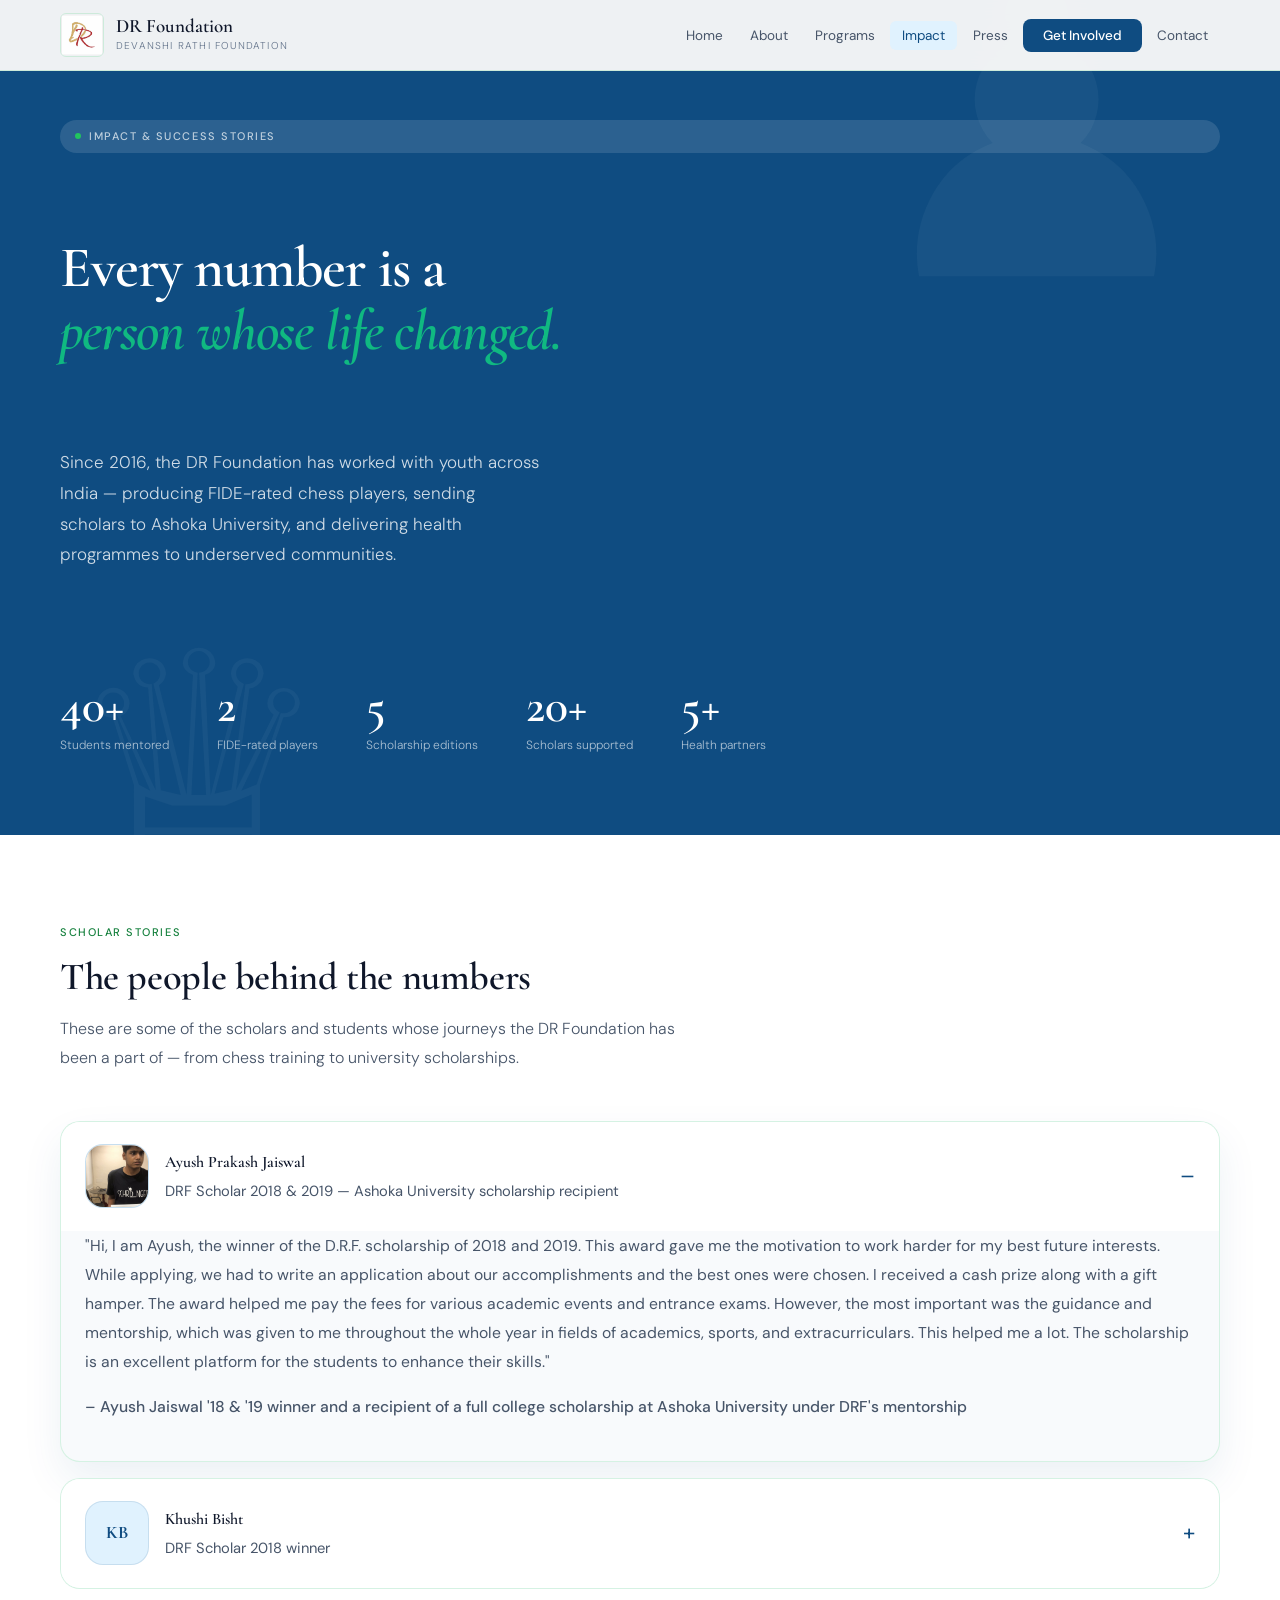
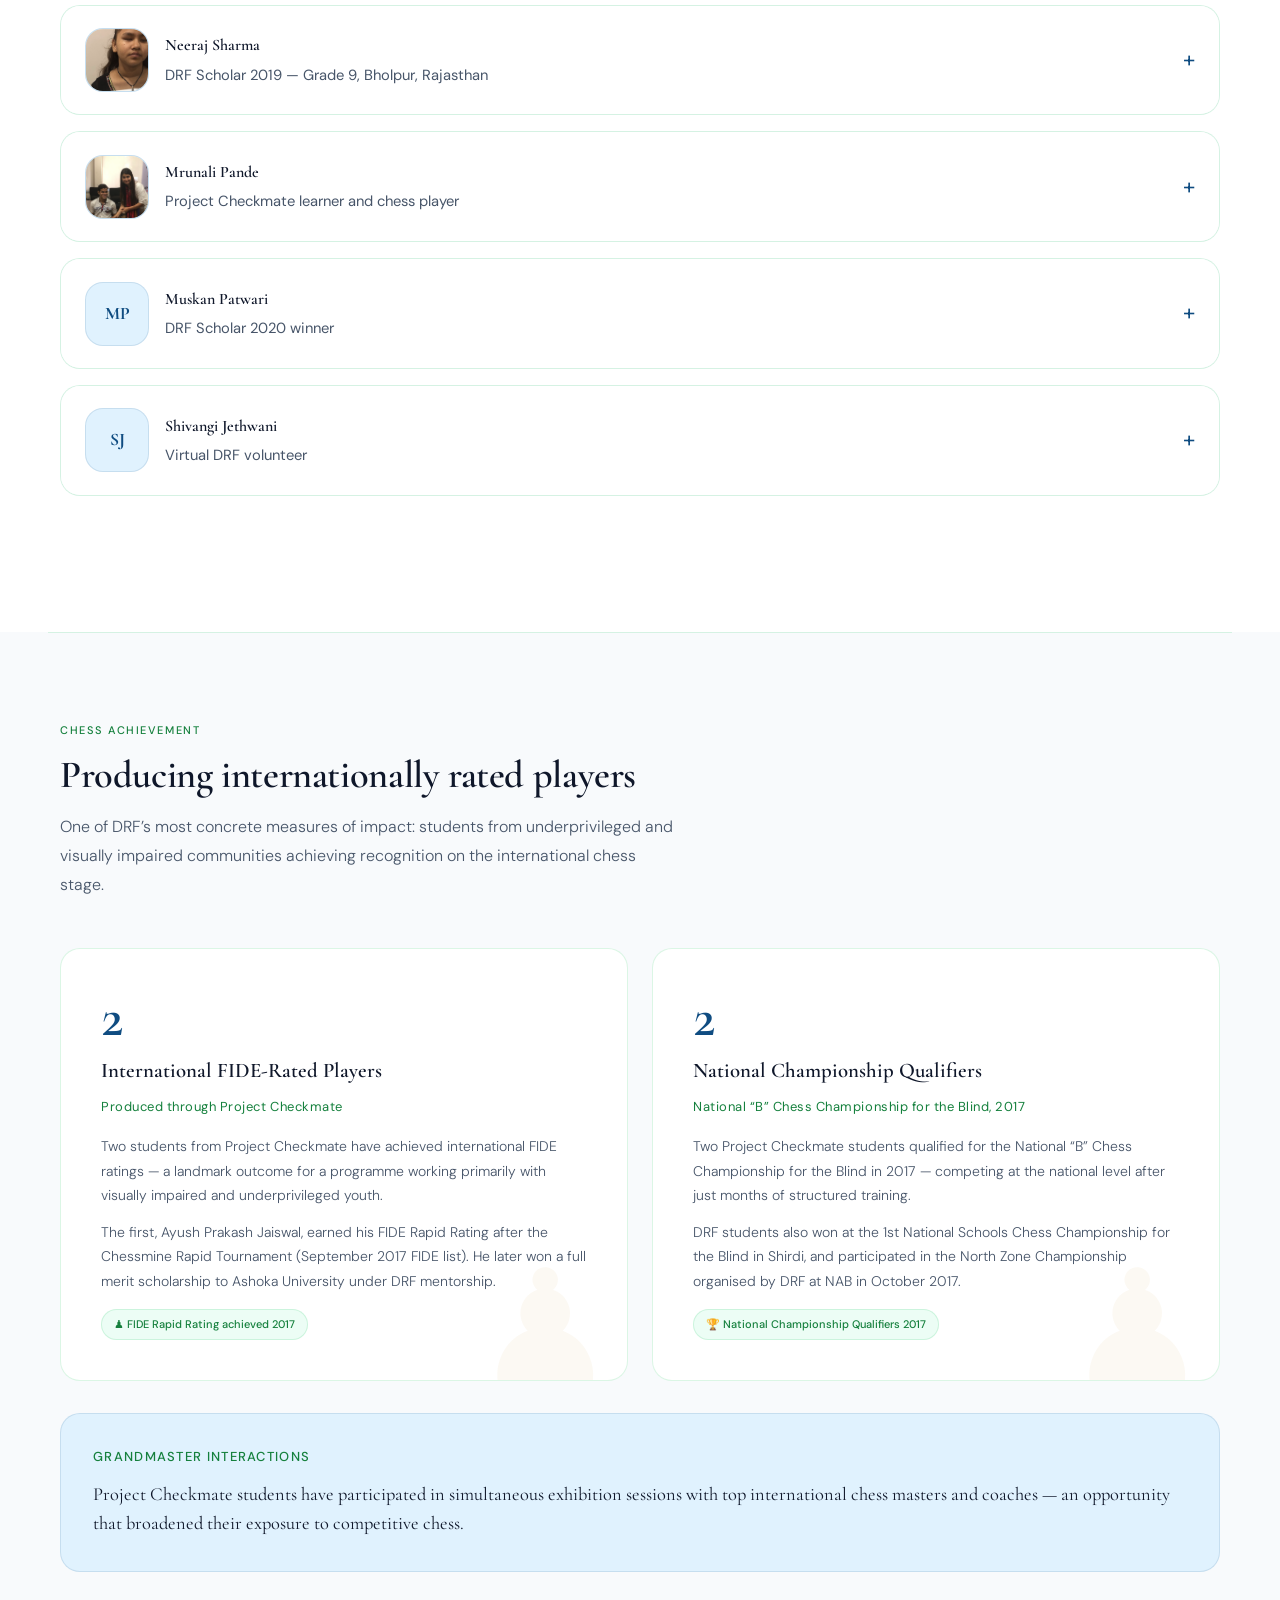
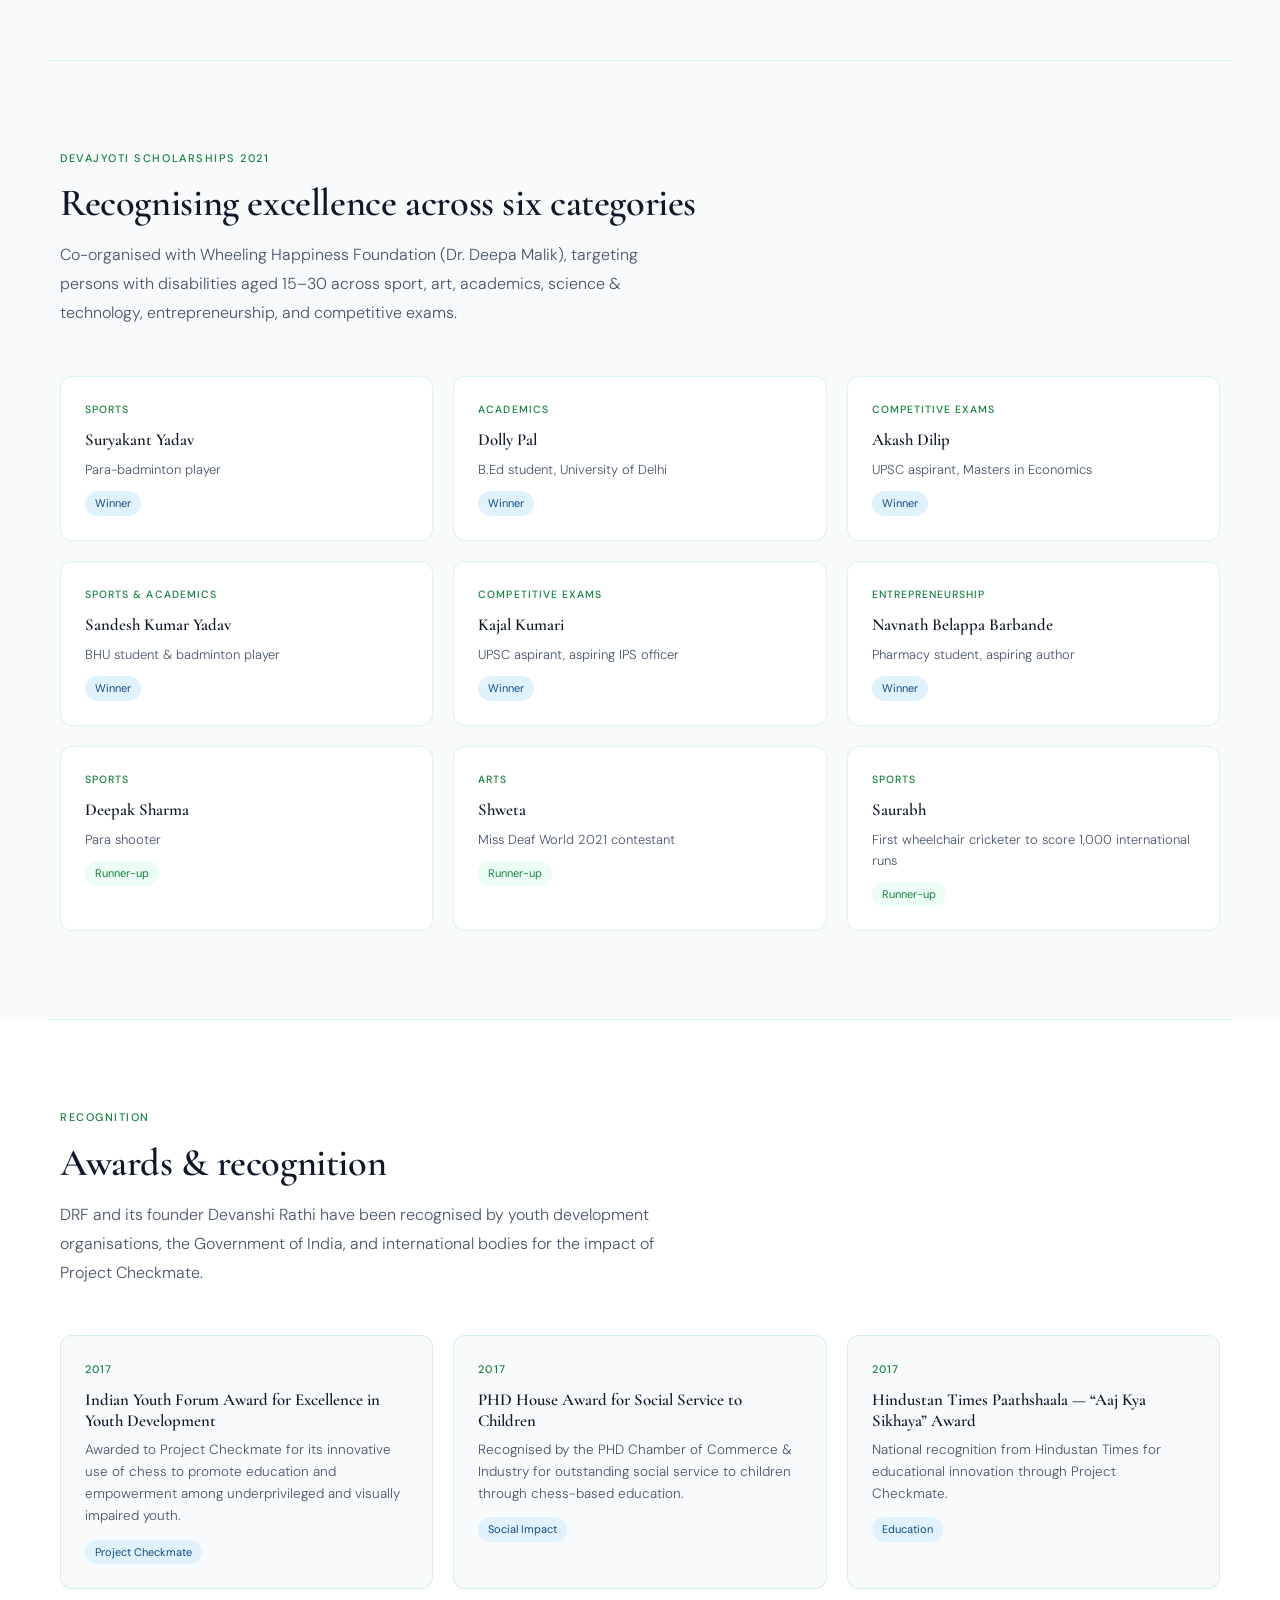
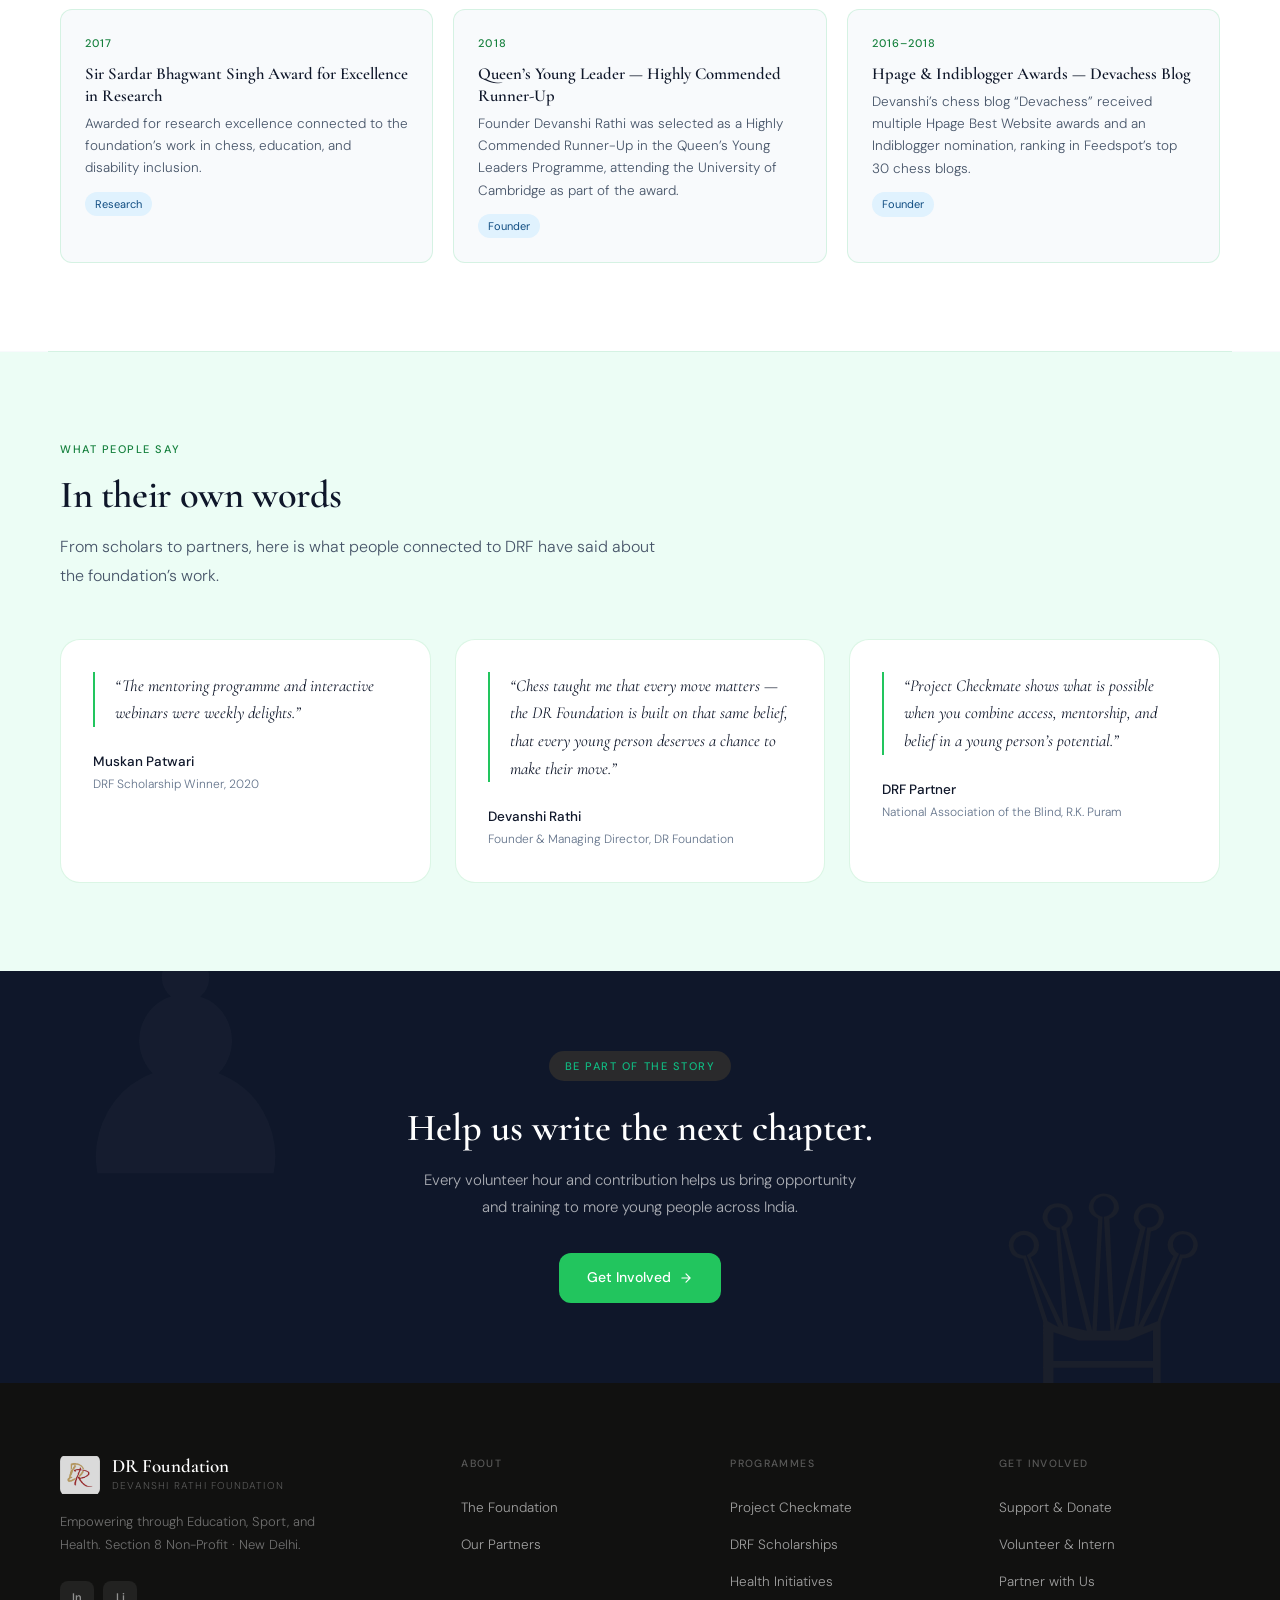
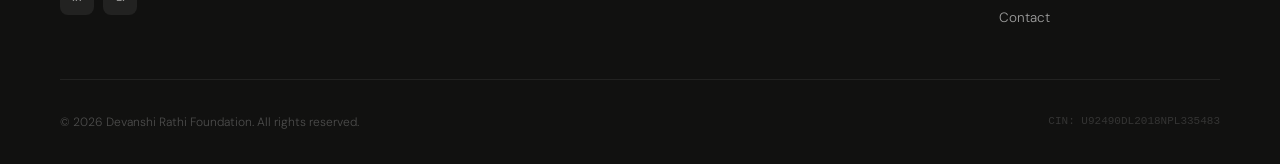
<file: impact.html>
<!DOCTYPE html>
<html lang="en">

<head>
    <meta charset="UTF-8" />
    <meta name="viewport" content="width=device-width, initial-scale=1.0" />
    <title>Impact &amp; Success Stories — DR Foundation</title>
    <meta name="description" content="The real-world impact of DR Foundation's work — scholar stories, FIDE-rated players, awards, and testimonials." />
    <meta property="og:type" content="website" />
    <meta property="og:site_name" content="DR Foundation" />
    <meta property="og:url" content="https://arathi1.github.io/devanshirathifoundation/impact.html" />
    <meta property="og:title" content="Impact &amp; Success Stories — DR Foundation" />
    <meta property="og:description" content="The real-world impact of DR Foundation's work — scholar stories, FIDE-rated players, awards, and testimonials." />
    <meta property="og:image" content="https://arathi1.github.io/devanshirathifoundation/logo.jpeg" />
    <link rel="icon" href="logo.jpeg" type="image/jpeg" />
    <link rel="preconnect" href="https://fonts.googleapis.com" />
    <link rel="preconnect" href="https://fonts.gstatic.com" crossorigin />
    <link href="https://fonts.googleapis.com/css2?family=Cormorant+Garamond:ital,wght@0,400;0,600;1,400&family=DM+Sans:wght@300;400;500&display=swap" rel="stylesheet" />
    <link rel="stylesheet" href="shared.css" />
    <style>
        /* ── PAGE HERO (blue) ── */
        .page-hero { background: var(--cr); position: relative; overflow: hidden; padding-bottom: 80px }
        .page-hero::before { content: '\265F'; position: absolute; top: -60px; right: 5%; font-size: 400px; color: rgba(255,255,255,.04); line-height: 1; pointer-events: none }
        .page-hero::after { content: '\2655'; position: absolute; bottom: -80px; left: 5%; font-size: 300px; color: rgba(255,255,255,.04); line-height: 1; pointer-events: none }
        .page-hero-inner { max-width: var(--max); margin: 0 auto; position: relative; z-index: 1; grid-template-columns: 1fr }
        .page-hero .eyebrow { color: rgba(255,255,255,.7); background: rgba(255,255,255,.12); border-color: transparent }
        .page-hero h1 { color: #fff }
        .page-hero h1 em { color: var(--gd-md) }
        .page-hero-lead { color: rgba(255,255,255,.8); margin-bottom: 3rem }
        .hero-stats { display: flex; gap: 3rem; flex-wrap: wrap }
        .hs { text-align: left }
        .hs-n { font-family: var(--serif); font-size: 3rem; font-weight: 600; color: #fff; line-height: 1 }
        .hs-l { font-size: 12px; font-weight: 300; color: rgba(255,255,255,.65); margin-top: .3rem }
        /* ── SCHOLAR STORIES ── */
        .stories { background: var(--wh) }
        .stories-grid { display: grid; gap: 1rem; margin-bottom: 3rem }
        .story-item { background: var(--bg); border-radius: var(--rl); border: 1px solid var(--b-gd); overflow: hidden; transition: box-shadow .25s ease }
        .story-item[open] { box-shadow: 0 18px 40px rgba(15,76,129,.08) }
        .story-summary { display: grid; grid-template-columns: auto 1fr auto; align-items: center; gap: 1rem; padding: 1.4rem 1.5rem; cursor: pointer; list-style: none; background: var(--wh) }
        .story-summary::-webkit-details-marker { display: none }
        .story-summary::after { content: '+'; font-size: 1.4rem; color: var(--cr); line-height: 1 }
        .story-item[open] .story-summary::after { content: '–' }
        .story-thumb,.story-placeholder { width: 64px; height: 64px; border-radius: 18px; border: 1px solid var(--b-cr); overflow: hidden; display: grid; place-items: center; background: var(--cr-pl); color: var(--cr); font-family: var(--serif); font-weight: 700; font-size: 1.1rem }
        .story-thumb img { width: 100%; height: 100%; object-fit: cover; display: block }
        .story-summary-text { display: flex; flex-direction: column; gap: .2rem }
        .story-summary-label { font-family: var(--serif); font-size: 1rem; font-weight: 600; color: var(--ink) }
        .story-summary-role { font-size: .92rem; font-weight: 400; color: var(--ink-m) }
        .story-body { padding: 0 1.5rem 1.5rem; animation: fadeUp .3s ease both }
        .story-body p { font-size: .98rem; color: var(--ink-m); line-height: 1.85; margin-bottom: 1rem }
        .story-source { font-size: .95rem; font-weight: 500; color: var(--ink) }
        /* ── FIDE PLAYERS ── */
        .fide { background: var(--bg) }
        .fide-grid { display: grid; grid-template-columns: 1fr 1fr; gap: 1.5rem }
        .fide-card { background: var(--wh); border-radius: var(--rl); padding: 2.5rem; border: 1px solid var(--b-gd); position: relative; overflow: hidden }
        .fide-card::after { content: '\265F'; position: absolute; bottom: -30px; right: 10px; font-size: 160px; color: rgba(196,147,58,.06); line-height: 1; pointer-events: none }
        .fide-num { font-family: var(--serif); font-size: 3.5rem; font-weight: 600; color: var(--cr); line-height: 1; margin-bottom: .5rem }
        .fide-title { font-family: var(--serif); font-size: 1.3rem; font-weight: 600; color: var(--ink); margin-bottom: .5rem }
        .fide-sub { font-size: 13px; font-weight: 400; color: var(--gd-dk); margin-bottom: 1rem; letter-spacing: .04em }
        .fide-text { font-size: 14px; font-weight: 300; color: var(--ink-m); line-height: 1.75 }
        .fide-badge { display: inline-flex; align-items: center; gap: 6px; font-size: 11px; font-weight: 500; color: var(--gd-dk); background: var(--gd-pl); padding: 5px 12px; border-radius: 100px; margin-top: 1rem; border: 1px solid var(--b-gd) }
        /* ── AWARDS ── */
        .awards { background: var(--wh) }
        .awards-grid { display: grid; grid-template-columns: repeat(3,1fr); gap: 1.25rem }
        .award-card { background: var(--bg); border-radius: var(--r); padding: 1.5rem; border: 1px solid var(--b-gd); transition: border-color .2s, transform .2s }
        .award-card:hover { border-color: var(--gd); transform: translateY(-2px) }
        .award-year { font-size: 11px; font-weight: 500; letter-spacing: .1em; text-transform: uppercase; color: var(--gd-dk); margin-bottom: .6rem }
        .award-title { font-family: var(--serif); font-size: 1.05rem; font-weight: 600; color: var(--ink); margin-bottom: .4rem; line-height: 1.3 }
        .award-body { font-size: 13.5px; font-weight: 300; color: var(--ink-m); line-height: 1.65 }
        .award-tag { display: inline-block; font-size: 11px; color: var(--cr); background: var(--cr-pl); padding: 3px 10px; border-radius: 100px; margin-top: .75rem }
        /* ── TESTIMONIALS ── */
        .testimonials { background: var(--gd-pl) }
        .test-grid { display: grid; grid-template-columns: repeat(3,1fr); gap: 1.5rem }
        .test-card { background: var(--wh); border-radius: var(--rl); padding: 2rem; border: 1px solid var(--b-gd) }
        .test-quote { font-family: var(--serif); font-size: 1.05rem; font-style: italic; color: var(--ink); line-height: 1.65; margin-bottom: 1.5rem; padding-left: 1.25rem; border-left: 2px solid var(--gd) }
        .test-name { font-size: 13.5px; font-weight: 500; color: var(--ink) }
        .test-role { font-size: 12px; font-weight: 300; color: var(--ink-f) }
        /* ── DEVAJYOTI ── */
        .devajyoti { background: var(--bg) }
        .dv-grid { display: grid; grid-template-columns: repeat(3,1fr); gap: 1.25rem }
        .dv-card { background: var(--wh); border-radius: var(--r); padding: 1.5rem; border: 1px solid var(--b-gd); transition: border-color .2s }
        .dv-card:hover { border-color: var(--gd) }
        .dv-category { font-size: 10.5px; font-weight: 500; letter-spacing: .1em; text-transform: uppercase; color: var(--gd-dk); margin-bottom: .5rem }
        .dv-name { font-family: var(--serif); font-size: 1.05rem; font-weight: 600; color: var(--ink); margin-bottom: .3rem }
        .dv-desc { font-size: 13px; font-weight: 300; color: var(--ink-m); line-height: 1.6 }
        .dv-tag { display: inline-block; font-size: 11px; margin-top: .65rem; padding: 3px 10px; border-radius: 100px }
        .dv-winner { color: var(--cr); background: var(--cr-pl) }
        .dv-runner { color: var(--gd-dk); background: var(--gd-pl) }
        /* ── RESPONSIVE ── */
        @media(max-width:900px) {
            .fide-grid { grid-template-columns: 1fr }
            .awards-grid { grid-template-columns: 1fr 1fr }
            .test-grid { grid-template-columns: 1fr }
            .dv-grid { grid-template-columns: 1fr 1fr }
        }
        @media(max-width:600px) {
            .hero-stats { gap: 2rem }
            .awards-grid { grid-template-columns: 1fr }
            .dv-grid { grid-template-columns: 1fr }
        }
    </style>
</head>

<body>

    <header>
    <nav aria-label="Main navigation">
        <div class="nav-inner">
            <a href="index.html" class="nav-logo" aria-label="DR Foundation home">
                <img src="logo.jpeg" alt="DR Foundation logo" class="logo-img" />
                <div>
                    <div class="logo-text">DR Foundation</div>
                    <div class="logo-sub">Devanshi Rathi Foundation</div>
                </div>
            </a>
            <ul class="nav-links" role="list">
                <li><a href="index.html">Home</a></li>
                <li><a href="about.html">About</a></li>
                <li><a href="programs.html">Programs</a></li>
                <li><a href="impact.html" class="active">Impact</a></li>
                <li><a href="press.html">Press</a></li>
                <li><a href="get-involved.html" class="nav-cta">Get Involved</a></li>
                <li><a href="contact.html">Contact</a></li>
            </ul>
            <button class="nav-toggle" id="navToggle" aria-controls="navMobile" aria-expanded="false" aria-label="Toggle navigation menu">
                <span></span><span></span><span></span>
            </button>
        </div>
    </nav>
    <div class="nav-mobile" id="navMobile" role="navigation" aria-label="Mobile navigation">
        <ul role="list">
            <li><a href="index.html">Home</a></li>
            <li><a href="about.html">About</a></li>
            <li><a href="programs.html">Programs</a></li>
            <li><a href="impact.html" class="active">Impact</a></li>
            <li><a href="press.html">Press</a></li>
            <li><a href="contact.html">Contact</a></li>
        </ul>
        <a href="get-involved.html" class="mob-cta">Get Involved</a>
    </div>
    </header>

    <main>

        <!-- PAGE HERO -->
        <div class="page-hero">
            <div class="page-hero-inner">
                <div class="eyebrow fu">Impact &amp; Success Stories</div>
                <h1 class="fu2">Every number is a<br/><em>person whose life changed.</em></h1>
                <p class="page-hero-lead fu3">Since 2016, the DR Foundation has worked with youth across India &mdash; producing FIDE-rated chess players, sending scholars to Ashoka University, and delivering health programmes to underserved communities.</p>
                <div class="hero-stats fu3">
                    <div class="hs"><div class="hs-n">40+</div><div class="hs-l">Students mentored</div></div>
                    <div class="hs"><div class="hs-n">2</div><div class="hs-l">FIDE-rated players</div></div>
                    <div class="hs"><div class="hs-n">5</div><div class="hs-l">Scholarship editions</div></div>
                    <div class="hs"><div class="hs-n">20+</div><div class="hs-l">Scholars supported</div></div>
                    <div class="hs"><div class="hs-n">5+</div><div class="hs-l">Health partners</div></div>
                </div>
            </div>
        </div>

        <!-- SCHOLAR STORIES -->
        <section class="section stories" id="scholars" aria-labelledby="stories-h">
            <div class="si">
                <p class="sec-ey">Scholar Stories</p>
                <h2 id="stories-h" class="sec-h">The people behind the numbers</h2>
                <p class="sec-lead">These are some of the scholars and students whose journeys the DR Foundation has been a part of &mdash; from chess training to university scholarships.</p>
                <div class="stories-grid">
                    <details class="story-item" open>
                        <summary class="story-summary">
                            <span class="story-thumb"><img src="ayush.png" alt="Ayush Prakash Jaiswal" /></span>
                            <span class="story-summary-text">
                                <span class="story-summary-label">Ayush Prakash Jaiswal</span>
                                <span class="story-summary-role">DRF Scholar 2018 &amp; 2019 — Ashoka University scholarship recipient</span>
                            </span>
                        </summary>
                        <div class="story-body">
                            <p>"Hi, I am Ayush, the winner of the D.R.F. scholarship of 2018 and 2019. This award gave me the motivation to work harder for my best future interests. While applying, we had to write an application about our accomplishments and the best ones were chosen. I received a cash prize along with a gift hamper. The award helped me pay the fees for various academic events and entrance exams. However, the most important was the guidance and mentorship, which was given to me throughout the whole year in fields of academics, sports, and extracurriculars. This helped me a lot. The scholarship is an excellent platform for the students to enhance their skills."</p>
                            <p class="story-source">– Ayush Jaiswal '18 &amp; '19 winner and a recipient of a full college scholarship at Ashoka University under DRF's mentorship</p>
                        </div>
                    </details>
                    <details class="story-item">
                        <summary class="story-summary">
                            <span class="story-placeholder">KB</span>
                            <span class="story-summary-text">
                                <span class="story-summary-label">Khushi Bisht</span>
                                <span class="story-summary-role">DRF Scholar 2018 winner</span>
                            </span>
                        </summary>
                        <div class="story-body">
                            <p>"I am very glad to be the winner of DRF scholarship 2018 and would like to express my gratitude to Devanshi mam because she gave me a chance to participate in this program. It was a wonderful learning experience as a winner for a period of one year as I received special guidance from Devanshi mam, both online and offline support that helped me perform better in my academics. I used my prize money to participate in various other competitions including chess tournaments, which helped me to gain experience and improve my skills in the game."</p>
                            <p class="story-source">– Khushi Bisht '18 winner</p>
                        </div>
                    </details>
                    <details class="story-item">
                        <summary class="story-summary">
                            <span class="story-thumb"><img src="neeraj.png" alt="Neeraj Sharma" /></span>
                            <span class="story-summary-text">
                                <span class="story-summary-label">Neeraj Sharma</span>
                                <span class="story-summary-role">DRF Scholar 2019 — Grade 9, Bholpur, Rajasthan</span>
                            </span>
                        </summary>
                        <div class="story-body">
                            <p>"I am Neeraj Sharma, a student in grade 9, originally from Bholpur, Rajasthan. I play chess and cricket in my time apart from school. I participated in the second DRF Scholarships and was a winner this time around. This prize boosted my confidence and also gave me a lot of motivation to succeed further in my goals. Thanks to the scholarship, I am able to play in a lot more tournaments outside. Currently, I am working hard to get to the next level in chess by getting my FIDE rating."</p>
                            <p class="story-source">– Neeraj Sharma '19 winner</p>
                        </div>
                    </details>
                    <details class="story-item">
                        <summary class="story-summary">
                            <span class="story-thumb"><img src="mrunali.png" alt="Mrunali Pande" /></span>
                            <span class="story-summary-text">
                                <span class="story-summary-label">Mrunali Pande</span>
                                <span class="story-summary-role">Project Checkmate learner and chess player</span>
                            </span>
                        </summary>
                        <div class="story-body">
                            <p>"I learnt about DRF from my friends. I then followed the activities on social media to explore more about the foundation. I am amazed at the drive shown by the organisation towards hosting impactful events and sessions. I look forward to working with the foundation and growing as a chess player."</p>
                            <p class="story-source">– Mrunali Pande</p>
                        </div>
                    </details>
                    <details class="story-item">
                        <summary class="story-summary">
                            <span class="story-placeholder">MP</span>
                            <span class="story-summary-text">
                                <span class="story-summary-label">Muskan Patwari</span>
                                <span class="story-summary-role">DRF Scholar 2020 winner</span>
                            </span>
                        </summary>
                        <div class="story-body">
                            <p>"I learnt and understood so many diverse aspects of life through the scholarship. The mentoring program helped me to connect with people whose success stories were highly inspirational. The interactive webinars gave me a broader perspective towards failure, struggle, and life goals. The webinars were my weekly delights, and I used to look forward to attending the sessions. Overall, I'm grateful to DRF for selecting me as one of their scholars."</p>
                            <p class="story-source">– Muskan Patwari '20 winner</p>
                        </div>
                    </details>
                    <details class="story-item">
                        <summary class="story-summary">
                            <span class="story-placeholder">SJ</span>
                            <span class="story-summary-text">
                                <span class="story-summary-label">Shivangi Jethwani</span>
                                <span class="story-summary-role">Virtual DRF volunteer</span>
                            </span>
                        </summary>
                        <div class="story-body">
                            <p>"I served as a virtual volunteer for the foundation. I had excellent exposure to the working of a foundation to enrich the society. During my time at DRF, I experienced how the foundation aims to stand by its mission to empower the community through education, sports, healthcare, and sustainability. It was a great opportunity to work with the DR Foundation."</p>
                            <p class="story-source">– Shivangi Jethwani</p>
                        </div>
                    </details>
                </div>
            </div>
        </section>

        <div class="divider"></div>

        <!-- FIDE PLAYERS -->
        <section class="section fide" id="chess" aria-labelledby="fide-h">
            <div class="si">
                <p class="sec-ey">Chess Achievement</p>
                <h2 id="fide-h" class="sec-h">Producing internationally rated players</h2>
                <p class="sec-lead">One of DRF&rsquo;s most concrete measures of impact: students from underprivileged and visually impaired communities achieving recognition on the international chess stage.</p>
                <div class="fide-grid">
                    <div class="fide-card">
                        <div class="fide-num">2</div>
                        <div class="fide-title">International FIDE-Rated Players</div>
                        <div class="fide-sub">Produced through Project Checkmate</div>
                        <p class="fide-text">Two students from Project Checkmate have achieved international FIDE ratings &mdash; a landmark outcome for a programme working primarily with visually impaired and underprivileged youth.</p>
                        <p class="fide-text" style="margin-top:.75rem">The first, Ayush Prakash Jaiswal, earned his FIDE Rapid Rating after the Chessmine Rapid Tournament (September 2017 FIDE list). He later won a full merit scholarship to Ashoka University under DRF mentorship.</p>
                        <span class="fide-badge">&#9823; FIDE Rapid Rating achieved 2017</span>
                    </div>
                    <div class="fide-card">
                        <div class="fide-num">2</div>
                        <div class="fide-title">National Championship Qualifiers</div>
                        <div class="fide-sub">National &ldquo;B&rdquo; Chess Championship for the Blind, 2017</div>
                        <p class="fide-text">Two Project Checkmate students qualified for the National &ldquo;B&rdquo; Chess Championship for the Blind in 2017 &mdash; competing at the national level after just months of structured training.</p>
                        <p class="fide-text" style="margin-top:.75rem">DRF students also won at the 1st National Schools Chess Championship for the Blind in Shirdi, and participated in the North Zone Championship organised by DRF at NAB in October 2017.</p>
                        <span class="fide-badge">&#127942; National Championship Qualifiers 2017</span>
                    </div>
                </div>

                <div style="margin-top:2rem;background:var(--cr-pl);border-radius:var(--rl);padding:2rem;border:1px solid var(--b-cr)">
                    <p style="font-size:13px;font-weight:500;color:var(--gd-dk);letter-spacing:.1em;text-transform:uppercase;margin-bottom:.75rem">Grandmaster Interactions</p>
                    <p style="font-family:var(--serif);font-size:1.15rem;color:var(--ink);line-height:1.6">Project Checkmate students have participated in simultaneous exhibition sessions with top international chess masters and coaches &mdash; an opportunity that broadened their exposure to competitive chess.</p>
                </div>
            </div>
        </section>

        <div class="divider"></div>

        <!-- DEVAJYOTI WINNERS -->
        <section class="section devajyoti" id="devajyoti" aria-labelledby="dv-h">
            <div class="si">
                <p class="sec-ey">Devajyoti Scholarships 2021</p>
                <h2 id="dv-h" class="sec-h">Recognising excellence across six categories</h2>
                <p class="sec-lead">Co-organised with Wheeling Happiness Foundation (Dr. Deepa Malik), targeting persons with disabilities aged 15&ndash;30 across sport, art, academics, science &amp; technology, entrepreneurship, and competitive exams.</p>
                <div class="dv-grid">
                    <div class="dv-card"><div class="dv-category">Sports</div><div class="dv-name">Suryakant Yadav</div><p class="dv-desc">Para-badminton player</p><span class="dv-tag dv-winner">Winner</span></div>
                    <div class="dv-card"><div class="dv-category">Academics</div><div class="dv-name">Dolly Pal</div><p class="dv-desc">B.Ed student, University of Delhi</p><span class="dv-tag dv-winner">Winner</span></div>
                    <div class="dv-card"><div class="dv-category">Competitive Exams</div><div class="dv-name">Akash Dilip</div><p class="dv-desc">UPSC aspirant, Masters in Economics</p><span class="dv-tag dv-winner">Winner</span></div>
                    <div class="dv-card"><div class="dv-category">Sports &amp; Academics</div><div class="dv-name">Sandesh Kumar Yadav</div><p class="dv-desc">BHU student &amp; badminton player</p><span class="dv-tag dv-winner">Winner</span></div>
                    <div class="dv-card"><div class="dv-category">Competitive Exams</div><div class="dv-name">Kajal Kumari</div><p class="dv-desc">UPSC aspirant, aspiring IPS officer</p><span class="dv-tag dv-winner">Winner</span></div>
                    <div class="dv-card"><div class="dv-category">Entrepreneurship</div><div class="dv-name">Navnath Belappa Barbande</div><p class="dv-desc">Pharmacy student, aspiring author</p><span class="dv-tag dv-winner">Winner</span></div>
                    <div class="dv-card"><div class="dv-category">Sports</div><div class="dv-name">Deepak Sharma</div><p class="dv-desc">Para shooter</p><span class="dv-tag dv-runner">Runner-up</span></div>
                    <div class="dv-card"><div class="dv-category">Arts</div><div class="dv-name">Shweta</div><p class="dv-desc">Miss Deaf World 2021 contestant</p><span class="dv-tag dv-runner">Runner-up</span></div>
                    <div class="dv-card"><div class="dv-category">Sports</div><div class="dv-name">Saurabh</div><p class="dv-desc">First wheelchair cricketer to score 1,000 international runs</p><span class="dv-tag dv-runner">Runner-up</span></div>
                </div>
            </div>
        </section>

        <div class="divider"></div>

        <!-- AWARDS -->
        <section class="section awards" id="awards" aria-labelledby="awards-h">
            <div class="si">
                <p class="sec-ey">Recognition</p>
                <h2 id="awards-h" class="sec-h">Awards &amp; recognition</h2>
                <p class="sec-lead">DRF and its founder Devanshi Rathi have been recognised by youth development organisations, the Government of India, and international bodies for the impact of Project Checkmate.</p>
                <div class="awards-grid">
                    <div class="award-card"><div class="award-year">2017</div><div class="award-title">Indian Youth Forum Award for Excellence in Youth Development</div><p class="award-body">Awarded to Project Checkmate for its innovative use of chess to promote education and empowerment among underprivileged and visually impaired youth.</p><span class="award-tag">Project Checkmate</span></div>
                    <div class="award-card"><div class="award-year">2017</div><div class="award-title">PHD House Award for Social Service to Children</div><p class="award-body">Recognised by the PHD Chamber of Commerce &amp; Industry for outstanding social service to children through chess-based education.</p><span class="award-tag">Social Impact</span></div>
                    <div class="award-card"><div class="award-year">2017</div><div class="award-title">Hindustan Times Paathshaala &mdash; &ldquo;Aaj Kya Sikhaya&rdquo; Award</div><p class="award-body">National recognition from Hindustan Times for educational innovation through Project Checkmate.</p><span class="award-tag">Education</span></div>
                    <div class="award-card"><div class="award-year">2017</div><div class="award-title">Sir Sardar Bhagwant Singh Award for Excellence in Research</div><p class="award-body">Awarded for research excellence connected to the foundation&rsquo;s work in chess, education, and disability inclusion.</p><span class="award-tag">Research</span></div>
                    <div class="award-card"><div class="award-year">2018</div><div class="award-title">Queen&rsquo;s Young Leader &mdash; Highly Commended Runner-Up</div><p class="award-body">Founder Devanshi Rathi was selected as a Highly Commended Runner-Up in the Queen&rsquo;s Young Leaders Programme, attending the University of Cambridge as part of the award.</p><span class="award-tag">Founder</span></div>
                    <div class="award-card"><div class="award-year">2016&ndash;2018</div><div class="award-title">Hpage &amp; Indiblogger Awards &mdash; Devachess Blog</div><p class="award-body">Devanshi&rsquo;s chess blog &ldquo;Devachess&rdquo; received multiple Hpage Best Website awards and an Indiblogger nomination, ranking in Feedspot&rsquo;s top 30 chess blogs.</p><span class="award-tag">Founder</span></div>
                </div>
            </div>
        </section>

        <div class="divider"></div>

        <!-- TESTIMONIALS -->
        <section class="section testimonials" id="testimonials" aria-labelledby="test-h">
            <div class="si">
                <p class="sec-ey">What People Say</p>
                <h2 id="test-h" class="sec-h">In their own words</h2>
                <p class="sec-lead">From scholars to partners, here is what people connected to DRF have said about the foundation&rsquo;s work.</p>
                <div class="test-grid">
                    <div class="test-card">
                        <p class="test-quote">&ldquo;The mentoring programme and interactive webinars were weekly delights.&rdquo;</p>
                        <div class="test-name">Muskan Patwari</div>
                        <div class="test-role">DRF Scholarship Winner, 2020</div>
                    </div>
                    <div class="test-card">
                        <p class="test-quote">&ldquo;Chess taught me that every move matters &mdash; the DR Foundation is built on that same belief, that every young person deserves a chance to make their move.&rdquo;</p>
                        <div class="test-name">Devanshi Rathi</div>
                        <div class="test-role">Founder &amp; Managing Director, DR Foundation</div>
                    </div>
                    <div class="test-card">
                        <p class="test-quote">&ldquo;Project Checkmate shows what is possible when you combine access, mentorship, and belief in a young person&rsquo;s potential.&rdquo;</p>
                        <div class="test-name">DRF Partner</div>
                        <div class="test-role">National Association of the Blind, R.K. Puram</div>
                    </div>
                </div>
            </div>
        </section>

        <!-- CTA -->
        <div class="cta-band">
            <div class="si">
                <span class="cta-tag">Be Part of the Story</span>
                <h2>Help us write the next chapter.</h2>
                <p>Every volunteer hour and contribution helps us bring opportunity and training to more young people across India.</p>
                <a href="get-involved.html" class="btn-gd">
                    Get Involved
                    <svg class="arr" viewBox="0 0 24 24" aria-hidden="true"><path d="M5 12h14M12 5l7 7-7 7"/></svg>
                </a>
            </div>
        </div>

    </main>

    <footer>
        <div class="fi">
            <div class="ft">
                <div>
                    <div class="fl">
                        <img src="logo.jpeg" alt="" class="fli" />
                        <div>
                            <div class="logo-text">DR Foundation</div>
                            <div class="logo-sub">Devanshi Rathi Foundation</div>
                        </div>
                    </div>
                    <p class="ftag">Empowering through Education, Sport, and Health. Section 8 Non-Profit &middot; New Delhi.</p>
                    <div class="fsoc" aria-label="Social media">
                        <a href="https://www.instagram.com/d_r_foundation/" target="_blank" rel="noopener noreferrer" class="sl" aria-label="Instagram">In</a>
                        <a href="https://in.linkedin.com/company/d-r-foundation" target="_blank" rel="noopener noreferrer" class="sl" aria-label="LinkedIn">Li</a>
                    </div>
                </div>
                <div class="fc">
                    <h4>About</h4>
                    <ul class="flinks">
                        <li><a href="about.html#foundation">The Foundation</a></li>
                        <li><a href="about.html#partners">Our Partners</a></li>
                    </ul>
                </div>
                <div class="fc">
                    <h4>Programmes</h4>
                    <ul class="flinks">
                        <li><a href="programs.html#checkmate">Project Checkmate</a></li>
                        <li><a href="programs.html#scholarships">DRF Scholarships</a></li>
                        <li><a href="programs.html#health">Health Initiatives</a></li>
                    </ul>
                </div>
                <div class="fc">
                    <h4>Get Involved</h4>
                    <ul class="flinks">
                        <li><a href="get-involved.html#support">Support &amp; Donate</a></li>
                        <li><a href="get-involved.html#volunteer">Volunteer &amp; Intern</a></li>
                        <li><a href="get-involved.html#partner">Partner with Us</a></li>
                        <li><a href="contact.html">Contact</a></li>
                    </ul>
                </div>
            </div>
            <div class="fb">
                <p class="flegal">&copy; 2026 Devanshi Rathi Foundation. All rights reserved.</p>
                <p class="fcin">CIN: U92490DL2018NPL335483</p>
            </div>
        </div>
    </footer>

    <script>
    (function(){
        var btn=document.getElementById('navToggle');
        var menu=document.getElementById('navMobile');
        if(!btn||!menu)return;
        btn.addEventListener('click',function(){
            var open=menu.classList.toggle('open');
            btn.classList.toggle('open',open);
            btn.setAttribute('aria-expanded',String(open));
        });
        document.addEventListener('click',function(e){
            if(!btn.contains(e.target)&&!menu.contains(e.target)){
                menu.classList.remove('open');
                btn.classList.remove('open');
                btn.setAttribute('aria-expanded','false');
            }
        });
    })();
    </script>

</body>
</html>
</file>
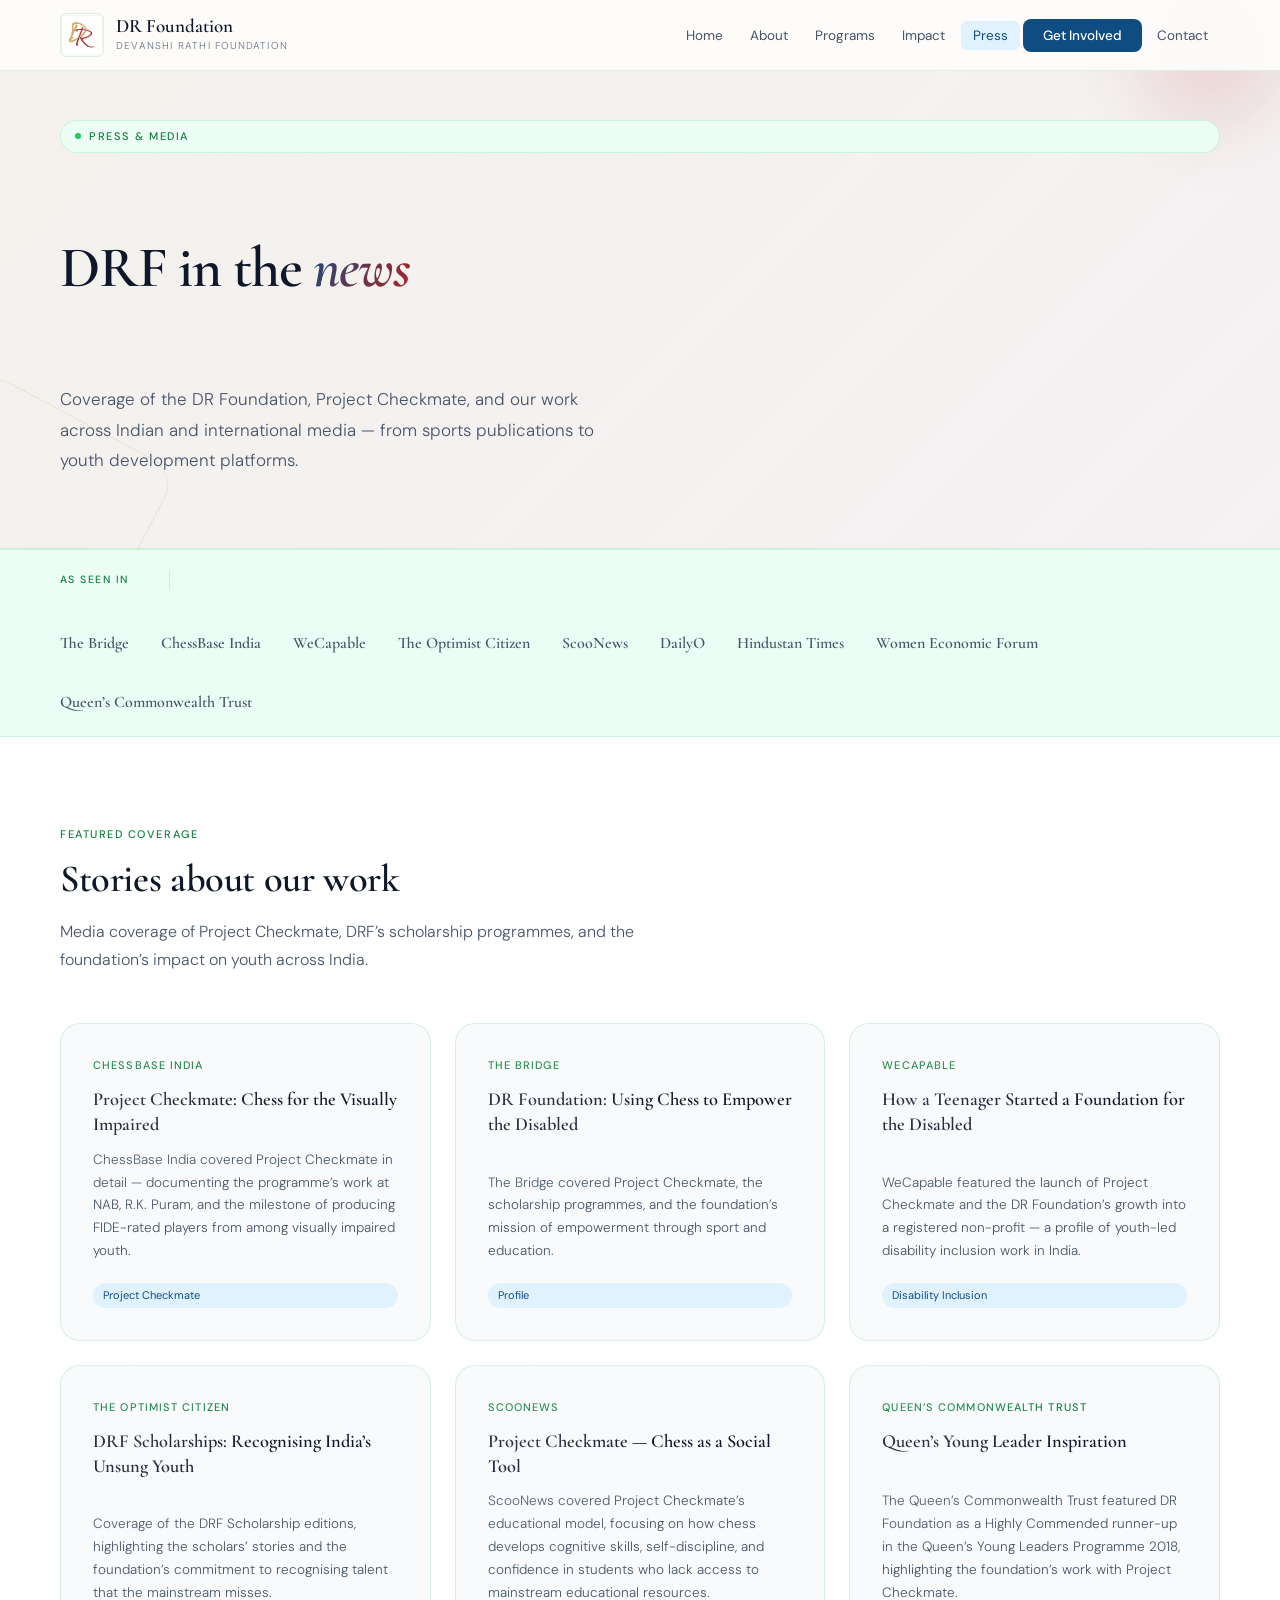
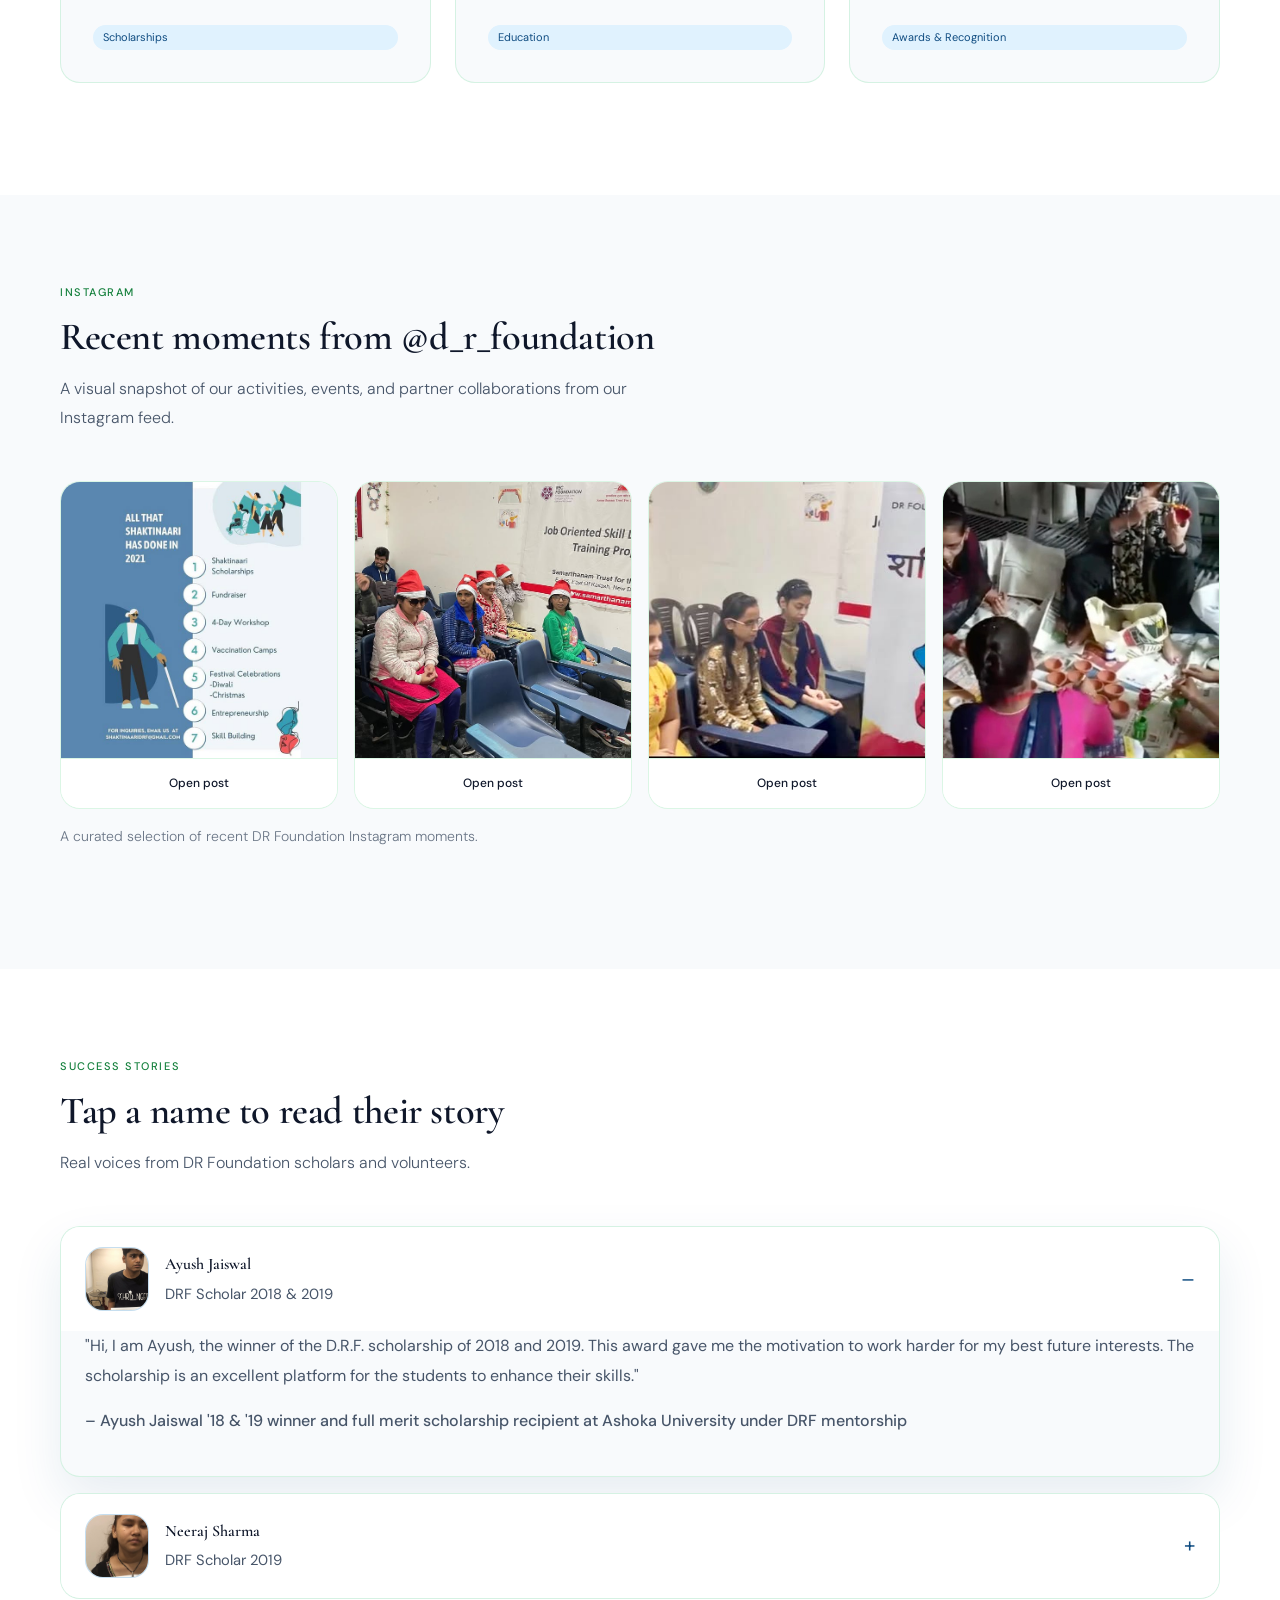
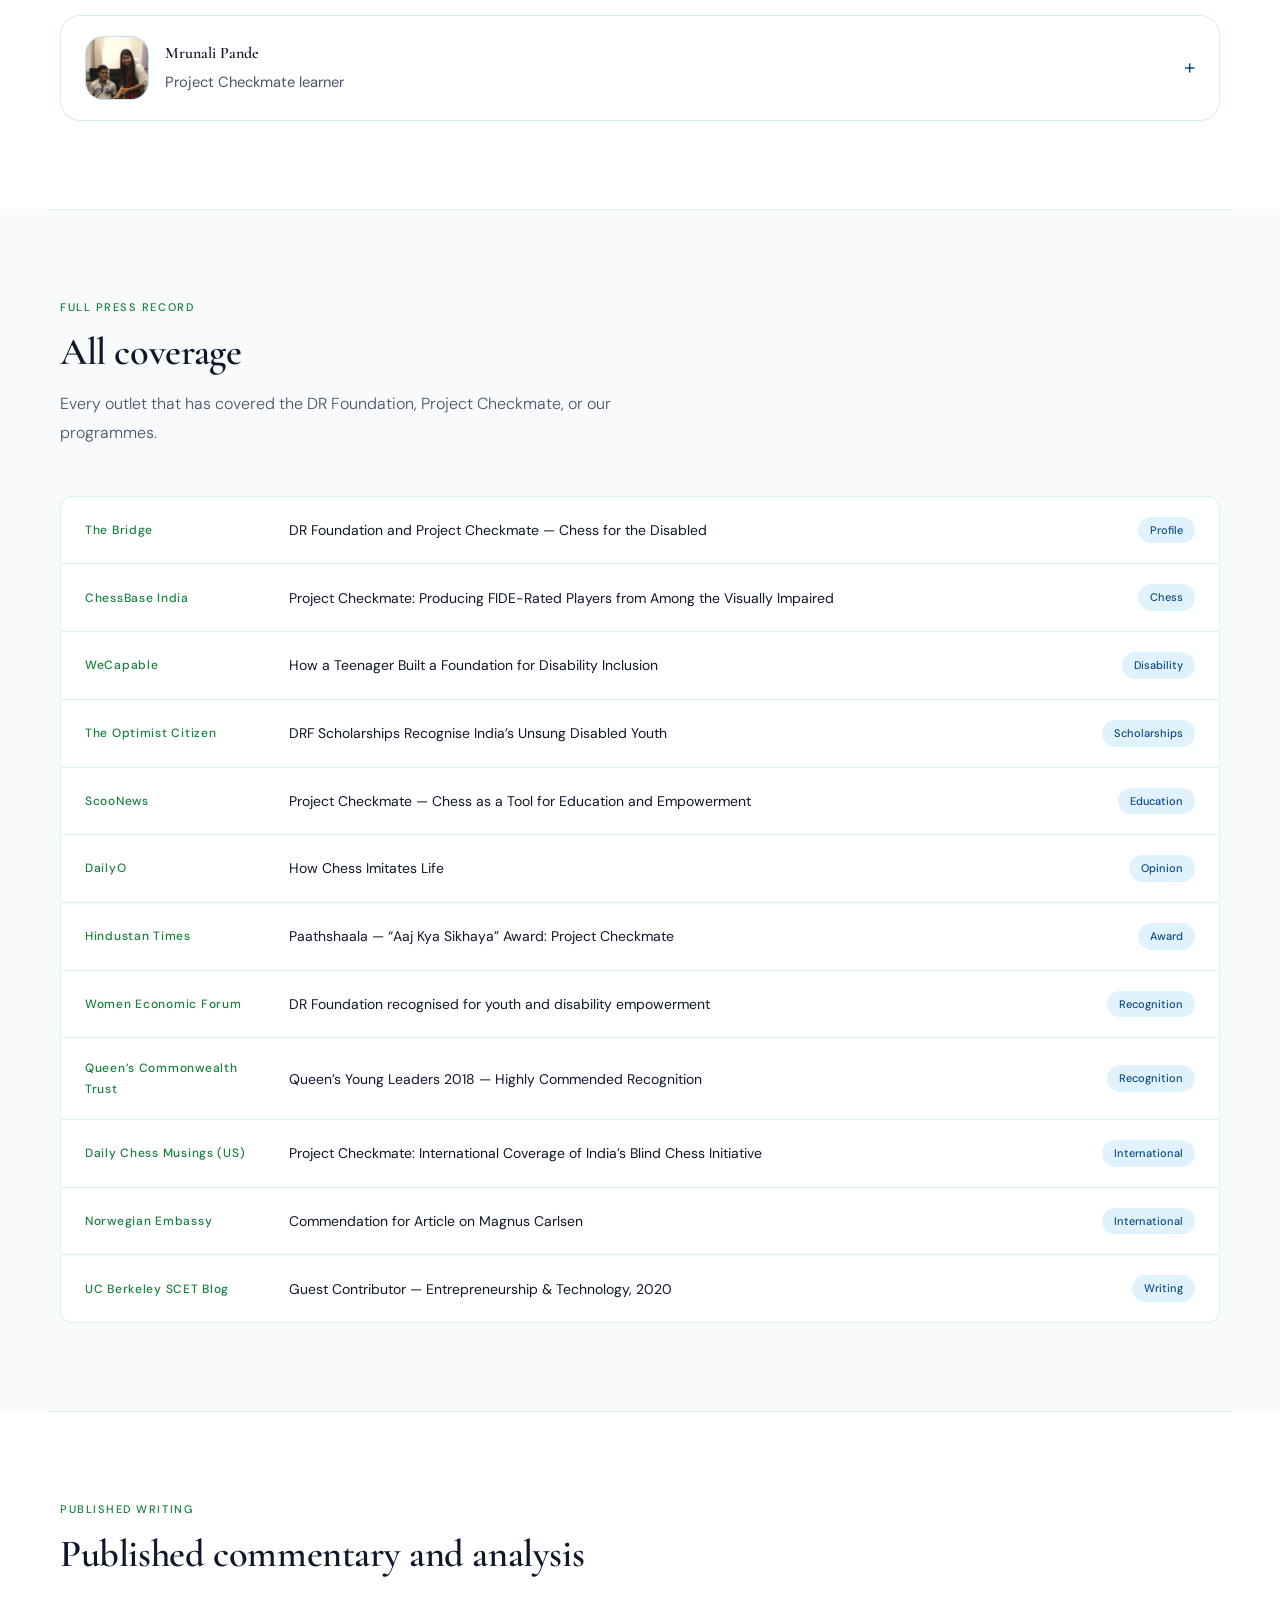
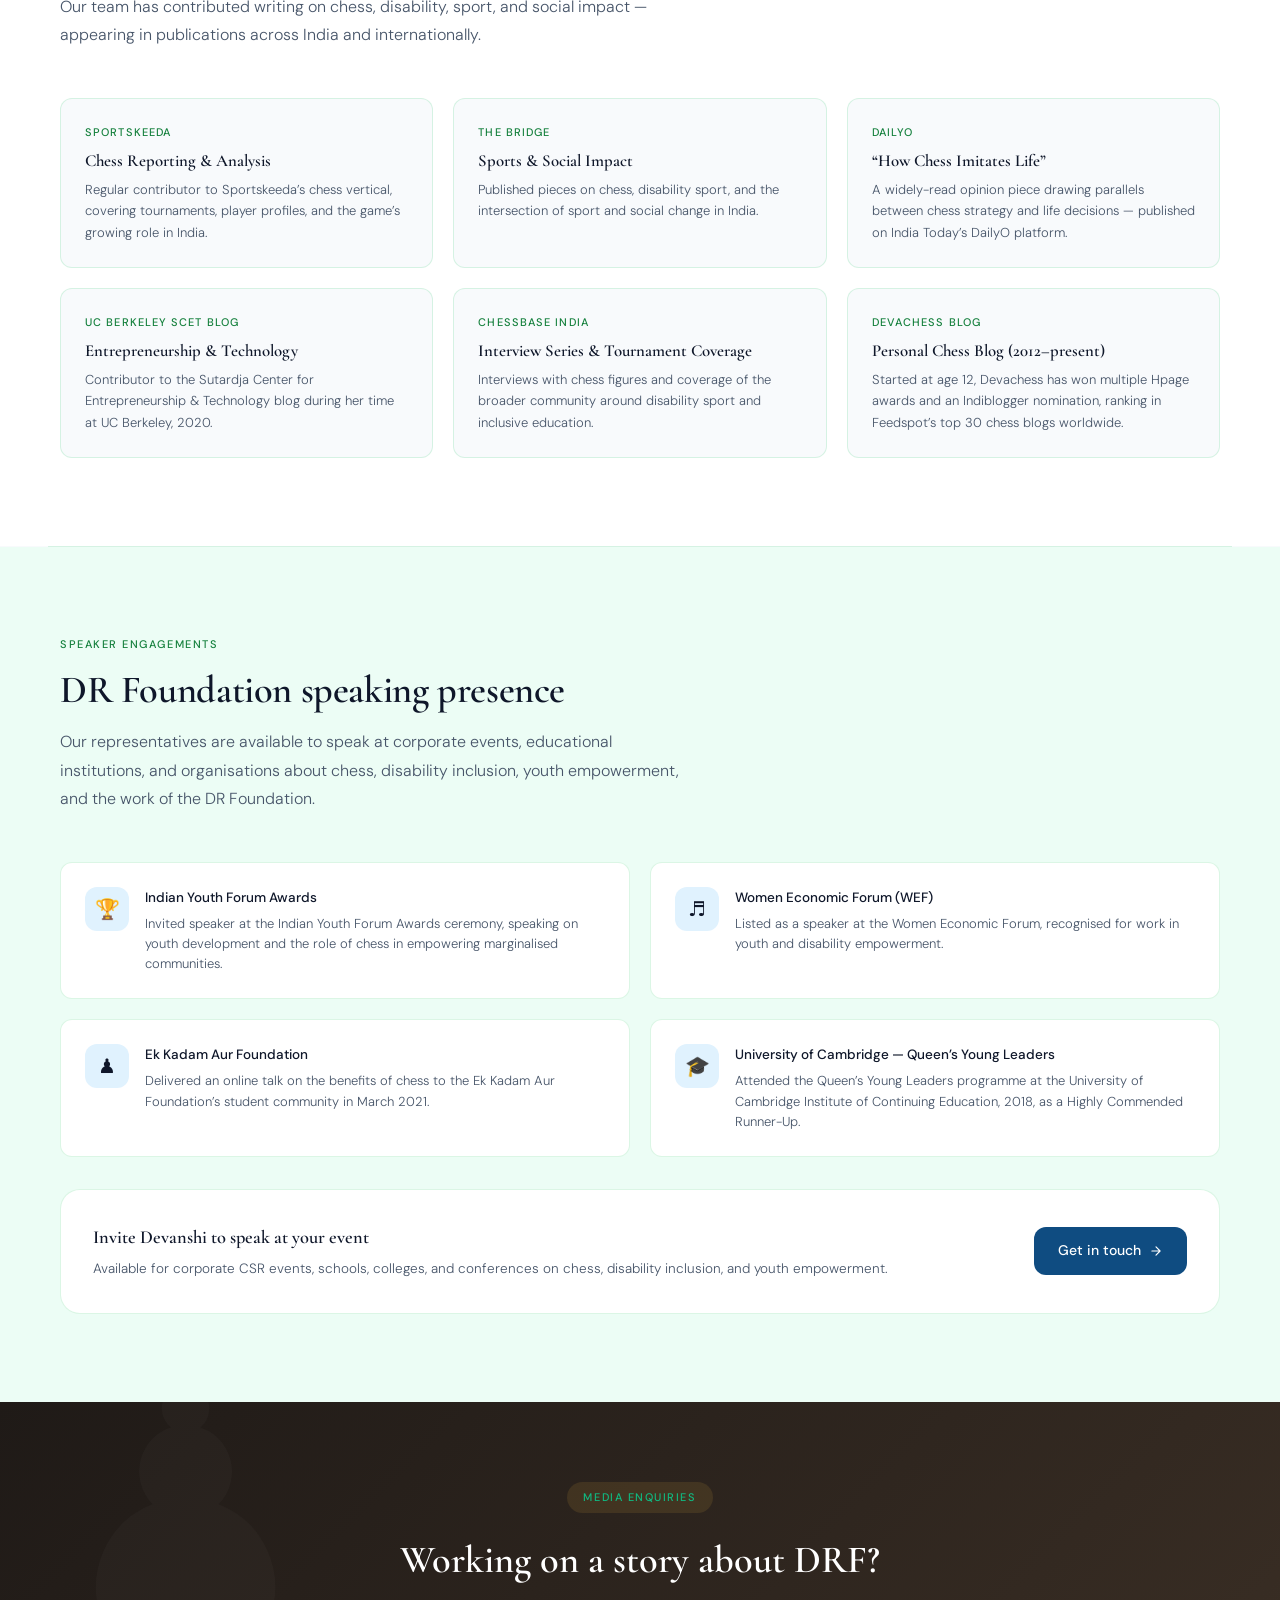
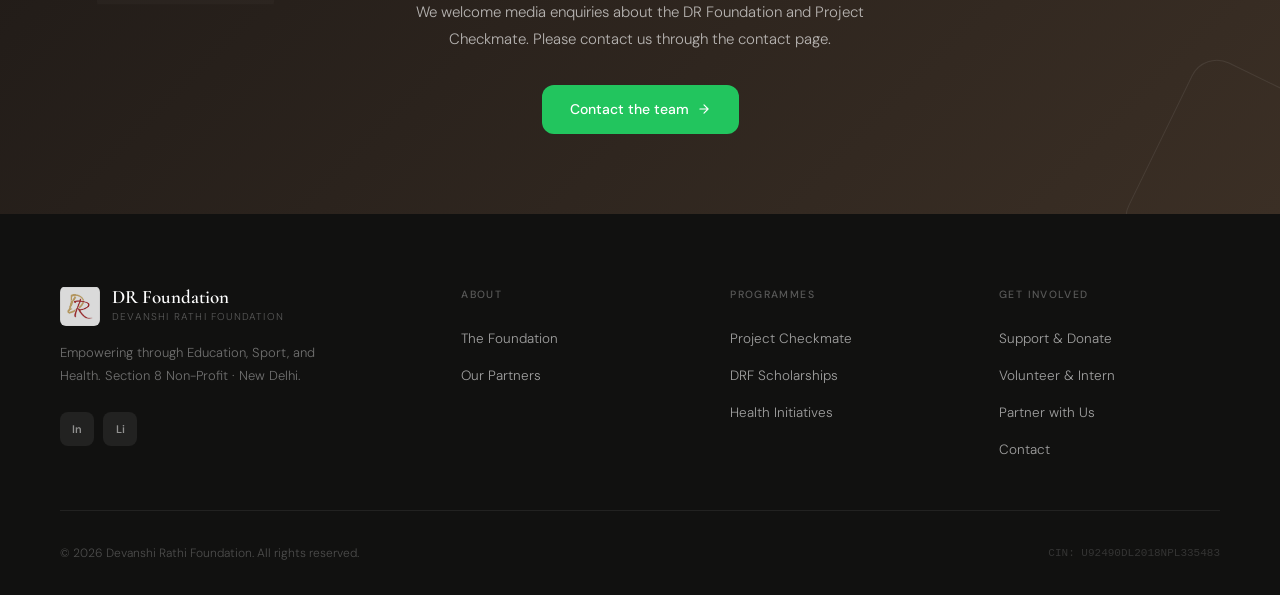
<file: press.html>
<!DOCTYPE html>
<html lang="en">

<head>
    <meta charset="UTF-8" />
    <meta name="viewport" content="width=device-width, initial-scale=1.0" />
    <title>Press &amp; Media — DR Foundation</title>
    <meta name="description" content="Media coverage, press mentions, and publications featuring the DR Foundation and Project Checkmate." />
    <meta property="og:type" content="website" />
    <meta property="og:site_name" content="DR Foundation" />
    <meta property="og:url" content="https://arathi1.github.io/devanshirathifoundation/press.html" />
    <meta property="og:title" content="Press &amp; Media — DR Foundation" />
    <meta property="og:description" content="Media coverage, press mentions, and publications featuring the DR Foundation and Project Checkmate." />
    <meta property="og:image" content="https://arathi1.github.io/devanshirathifoundation/logo.jpeg" />
    <link rel="icon" href="logo.jpeg" type="image/jpeg" />
    <link rel="preconnect" href="https://fonts.googleapis.com" />
    <link rel="preconnect" href="https://fonts.gstatic.com" crossorigin />
    <link href="https://fonts.googleapis.com/css2?family=Cormorant+Garamond:ital,wght@0,400;0,600;1,400&family=DM+Sans:wght@300;400;500&display=swap" rel="stylesheet" />
    <link rel="stylesheet" href="shared.css" />
    <style>
        /* ── PAGE HERO ── */
        .page-hero {
            position: relative;
            overflow: hidden;
            background: linear-gradient(135deg, rgba(196,147,58,.08) 0%, rgba(178,34,34,.04) 100%);
            border-bottom: 1px solid var(--b-gd)
        }
        .page-hero::before {
            content: '';
            position: absolute;
            top: -90px;
            right: -70px;
            width: 280px;
            height: 280px;
            background: radial-gradient(circle at center, rgba(178,34,34,.16), transparent 60%);
            filter: blur(20px);
            pointer-events: none
        }
        .page-hero::after {
            content: '';
            position: absolute;
            left: -80px;
            bottom: -80px;
            width: 220px;
            height: 220px;
            border: 1px solid rgba(196,147,58,.16);
            border-radius: 30px;
            transform: rotate(28deg);
            pointer-events: none
        }
        .page-hero-inner { max-width: var(--max); margin: 0 auto; grid-template-columns: 1fr }
        .page-hero h1 { color: var(--ink); max-width: 700px }
        .page-hero h1 em {
            font-style: italic;
            color: var(--cr);
            background: linear-gradient(120deg, var(--cr), #B22222);
            -webkit-background-clip: text;
            -webkit-text-fill-color: transparent;
            background-clip: text
        }
        .page-hero-lead { color: var(--ink-m); max-width: 560px }
        /* ── TICKER ── */
        .ticker-band { background: var(--gd-pl); border-top: 1px solid var(--b-gd); border-bottom: 1px solid var(--b-gd); padding: 1.25rem clamp(1.5rem,5vw,3rem); overflow: hidden }
        .ticker-inner { max-width: var(--max); margin: 0 auto; display: flex; align-items: center; gap: 2.5rem; flex-wrap: wrap }
        .ticker-label { font-size: 10.5px; font-weight: 500; letter-spacing: .14em; text-transform: uppercase; color: var(--gd-dk); white-space: nowrap; flex-shrink: 0 }
        .ticker-divider { width: 1px; height: 20px; background: var(--b-gd); flex-shrink: 0 }
        .ticker-items { display: flex; gap: 2rem; flex-wrap: wrap; align-items: center }
        .ticker-item { font-family: var(--serif); font-size: 1rem; font-weight: 600; color: var(--ink-m); white-space: nowrap; transition: color .2s; cursor: pointer }
        .ticker-item:hover { color: var(--cr) }
        /* ── FEATURED COVERAGE ── */
        .featured { background: var(--wh) }
        .featured-grid { display: grid; grid-template-columns: repeat(3,1fr); gap: 1.5rem; margin-bottom: 1.5rem; perspective: 1200px }
        .featured-card { background: var(--bg); border-radius: var(--rl); padding: 2rem; border: 1px solid var(--b-gd); display: flex; flex-direction: column; transition: transform .25s, box-shadow .25s, border-color .25s; transform-style: preserve-3d; position: relative; overflow: hidden }
        .featured-card::before { content: ''; position: absolute; inset: 0; background: radial-gradient(circle at 20% 20%, rgba(255,255,255,.14), transparent 38%); pointer-events: none; transform: translateZ(0) }
        .featured-card:hover { transform: translateY(-10px) rotateX(2deg) rotateZ(-.4deg); box-shadow: 0 26px 60px rgba(15,76,129,.14); border-color: rgba(15,76,129,.18) }
        .fc-outlet { font-size: 11px; font-weight: 500; letter-spacing: .1em; text-transform: uppercase; color: var(--gd-dk); margin-bottom: .75rem }
        .fc-title { font-family: var(--serif); font-size: 1.15rem; font-weight: 600; color: var(--ink); line-height: 1.35; margin-bottom: .75rem; flex: 1 }
        .fc-desc { font-size: 13.5px; font-weight: 300; color: var(--ink-m); line-height: 1.7; margin-bottom: 1.25rem }
        .fc-tag { display: inline-block; font-size: 11px; color: var(--cr); background: var(--cr-pl); padding: 3px 10px; border-radius: 100px }
        /* ── INSTAGRAM ── */
        .insta-grid { display: grid; grid-template-columns: repeat(auto-fit, minmax(240px,1fr)); gap: 1rem; margin-top: 2rem }
        .insta-card { display: flex; flex-direction: column; overflow: hidden; border-radius: var(--rl); border: 1px solid var(--b-gd); background: var(--wh); transition: transform .35s ease, box-shadow .35s ease; text-align: center }
        .insta-card:hover { transform: translateY(-8px); box-shadow: 0 24px 48px rgba(15,76,129,.14) }
        .insta-card img { width: 100%; aspect-ratio: 1/1; object-fit: cover; display: block }
        .insta-tag { font-size: 12px; font-weight: 500; color: var(--ink); padding: .9rem 1rem; border-top: 1px solid var(--b-gd); background: rgba(255,255,255,.92) }
        .insta-note { font-size: 14px; font-weight: 300; color: var(--ink-m); margin-top: 1rem; max-width: 680px; opacity: .8 }
        /* ── SUCCESS STORIES (press page version) ── */
        .success-stories { background: var(--wh); margin-top: 2rem }
        .story-grid { display: grid; gap: 1rem; margin-top: 1.5rem }
        .story-item { background: var(--bg); border: 1px solid var(--b-gd); border-radius: var(--rl); overflow: hidden; transition: box-shadow .25s ease }
        .story-item[open] { box-shadow: 0 22px 50px rgba(15,76,129,.1) }
        .story-summary { display: grid; grid-template-columns: auto 1fr auto; align-items: center; gap: 1rem; padding: 1.25rem 1.5rem; cursor: pointer; list-style: none; background: var(--wh) }
        .story-summary::-webkit-details-marker { display: none }
        .story-summary::after { content: '+'; font-size: 1.3rem; color: var(--cr); line-height: 1 }
        .story-item[open] .story-summary::after { content: '–' }
        .story-thumb,.story-placeholder { width: 64px; height: 64px; border-radius: 18px; border: 1px solid var(--b-cr); overflow: hidden; display: grid; place-items: center; background: var(--cr-pl); color: var(--cr); font-family: var(--serif); font-weight: 700; font-size: 1.1rem }
        .story-thumb img { width: 100%; height: 100%; object-fit: cover; display: block }
        .story-summary-text { display: flex; flex-direction: column; gap: .2rem }
        .story-summary-label { font-family: var(--serif); font-size: 1rem; font-weight: 600; color: var(--ink) }
        .story-summary-role { font-size: .92rem; color: var(--ink-m) }
        .story-body { padding: 0 1.5rem 1.5rem; animation: fadeUp .3s ease both }
        .story-body p { font-size: 1rem; color: var(--ink-m); line-height: 1.85; margin-bottom: 1rem }
        .story-source { font-size: .95rem; font-weight: 500; color: var(--ink) }
        /* ── COVERAGE LIST ── */
        .coverage { background: var(--bg) }
        .coverage-list { display: flex; flex-direction: column; gap: 0 }
        .coverage-item { display: grid; grid-template-columns: 180px 1fr auto; align-items: center; gap: 1.5rem; padding: 1.25rem 1.5rem; background: var(--wh); border: 1px solid var(--b-gd); border-bottom: none; transition: background .2s }
        .coverage-item:first-child { border-radius: var(--r) var(--r) 0 0 }
        .coverage-item:last-child { border-bottom: 1px solid var(--b-gd); border-radius: 0 0 var(--r) var(--r) }
        .coverage-item:hover { background: var(--gd-pl) }
        .cv-outlet { font-size: 12px; font-weight: 500; color: var(--gd-dk); letter-spacing: .06em }
        .cv-title { font-size: 14px; font-weight: 400; color: var(--ink); line-height: 1.45 }
        .cv-tag { font-size: 11px; font-weight: 500; color: var(--cr); background: var(--cr-pl); padding: 4px 12px; border-radius: 100px; white-space: nowrap }
        /* ── WRITING ── */
        .writing { background: var(--wh) }
        .writing-grid { display: grid; grid-template-columns: repeat(3,1fr); gap: 1.25rem }
        .writing-card { background: var(--bg); border-radius: var(--r); padding: 1.5rem; border: 1px solid var(--b-gd); transition: border-color .2s, transform .2s }
        .writing-card:hover { border-color: var(--gd); transform: translateY(-2px) }
        .wc-outlet { font-size: 11px; font-weight: 500; letter-spacing: .1em; text-transform: uppercase; color: var(--gd-dk); margin-bottom: .5rem }
        .wc-title { font-family: var(--serif); font-size: 1.05rem; font-weight: 600; color: var(--ink); margin-bottom: .4rem; line-height: 1.35 }
        .wc-desc { font-size: 13px; font-weight: 300; color: var(--ink-m); line-height: 1.65 }
        /* ── SPEAKER ── */
        .speaker { background: var(--gd-pl) }
        .speaker-grid { display: grid; grid-template-columns: 1fr 1fr; gap: 1.25rem }
        .sp-card { background: var(--wh); border-radius: var(--r); padding: 1.5rem; border: 1px solid var(--b-gd); display: flex; align-items: flex-start; gap: 1rem }
        .sp-icon { width: 44px; height: 44px; border-radius: var(--r); background: var(--cr-pl); display: flex; align-items: center; justify-content: center; font-size: 20px; flex-shrink: 0 }
        .sp-event { font-size: 13.5px; font-weight: 500; color: var(--ink); margin-bottom: .25rem }
        .sp-detail { font-size: 13px; font-weight: 300; color: var(--ink-m); line-height: 1.55 }
        /* ── MEDIA CTA ── */
        .media-cta { background: linear-gradient(135deg, #1f1a17, #3b2f25); padding: 5rem clamp(1.5rem,5vw,3rem); text-align: center; position: relative; overflow: hidden }
        .media-cta::before { content: '\265F'; position: absolute; top: -50px; left: 4%; font-size: 300px; color: rgba(255,255,255,.025); line-height: 1; pointer-events: none }
        .media-cta::after { content: ''; position: absolute; right: -70px; bottom: -70px; width: 200px; height: 200px; border: 1px solid rgba(255,255,255,.08); border-radius: 28px; transform: rotate(26deg); pointer-events: none }
        .media-cta .si { position: relative; z-index: 1 }
        .media-cta .cta-tag { display: inline-block; background: rgba(196,147,58,.15); color: var(--gd-md); font-size: 11px; font-weight: 500; letter-spacing: .14em; text-transform: uppercase; padding: 6px 16px; border-radius: 100px; margin-bottom: 1.5rem }
        .media-cta h2 { font-family: var(--serif); font-size: clamp(1.8rem,3vw,2.5rem); font-weight: 600; color: #fff; line-height: 1.2; margin-bottom: 1rem }
        .media-cta p { font-size: 15px; font-weight: 300; color: rgba(255,255,255,.65); max-width: 460px; margin: 0 auto 2rem; line-height: 1.8 }
        /* ── RESPONSIVE ── */
        @media(max-width:900px) {
            .featured-grid { grid-template-columns: 1fr 1fr }
            .coverage-item { grid-template-columns: 1fr; gap: .5rem }
            .cv-tag { align-self: flex-start }
            .writing-grid { grid-template-columns: 1fr 1fr }
            .speaker-grid { grid-template-columns: 1fr }
            .insta-grid { grid-template-columns: repeat(2,minmax(0,1fr)) }
        }
        @media(max-width:600px) {
            .featured-grid { grid-template-columns: 1fr }
            .writing-grid { grid-template-columns: 1fr }
            .insta-grid { grid-template-columns: 1fr }
        }
    </style>
</head>

<body>

    <header>
    <nav aria-label="Main navigation">
        <div class="nav-inner">
            <a href="index.html" class="nav-logo" aria-label="DR Foundation home">
                <img src="logo.jpeg" alt="DR Foundation logo" class="logo-img" />
                <div>
                    <div class="logo-text">DR Foundation</div>
                    <div class="logo-sub">Devanshi Rathi Foundation</div>
                </div>
            </a>
            <ul class="nav-links" role="list">
                <li><a href="index.html">Home</a></li>
                <li><a href="about.html">About</a></li>
                <li><a href="programs.html">Programs</a></li>
                <li><a href="impact.html">Impact</a></li>
                <li><a href="press.html" class="active">Press</a></li>
                <li><a href="get-involved.html" class="nav-cta">Get Involved</a></li>
                <li><a href="contact.html">Contact</a></li>
            </ul>
            <button class="nav-toggle" id="navToggle" aria-controls="navMobile" aria-expanded="false" aria-label="Toggle navigation menu">
                <span></span><span></span><span></span>
            </button>
        </div>
    </nav>
    <div class="nav-mobile" id="navMobile" role="navigation" aria-label="Mobile navigation">
        <ul role="list">
            <li><a href="index.html">Home</a></li>
            <li><a href="about.html">About</a></li>
            <li><a href="programs.html">Programs</a></li>
            <li><a href="impact.html">Impact</a></li>
            <li><a href="press.html" class="active">Press</a></li>
            <li><a href="contact.html">Contact</a></li>
        </ul>
        <a href="get-involved.html" class="mob-cta">Get Involved</a>
    </div>
    </header>

    <main>

        <!-- PAGE HERO -->
        <div class="page-hero">
            <div class="page-hero-inner">
                <div class="eyebrow fu">Press &amp; Media</div>
                <h1 class="fu2">DRF in the <em>news</em></h1>
                <p class="page-hero-lead fu3">Coverage of the DR Foundation, Project Checkmate, and our work across Indian and international media &mdash; from sports publications to youth development platforms.</p>
            </div>
        </div>

        <!-- AS SEEN IN -->
        <div class="ticker-band" aria-label="As featured in">
            <div class="ticker-inner">
                <span class="ticker-label">As seen in</span>
                <div class="ticker-divider" aria-hidden="true"></div>
                <div class="ticker-items">
                    <a href="#coverage-bridge" class="ticker-item">The Bridge</a>
                    <a href="#coverage-chessbase" class="ticker-item">ChessBase India</a>
                    <a href="#coverage-wecapable" class="ticker-item">WeCapable</a>
                    <a href="#coverage-optimist" class="ticker-item">The Optimist Citizen</a>
                    <a href="#coverage-scoonews" class="ticker-item">ScooNews</a>
                    <a href="#coverage-dailyo" class="ticker-item">DailyO</a>
                    <a href="#coverage-ht" class="ticker-item">Hindustan Times</a>
                    <a href="#coverage-wef" class="ticker-item">Women Economic Forum</a>
                    <a href="#coverage-qct" class="ticker-item">Queen&rsquo;s Commonwealth Trust</a>
                </div>
            </div>
        </div>

        <!-- FEATURED COVERAGE -->
        <section class="section featured" id="coverage" aria-labelledby="feat-h">
            <div class="si">
                <p class="sec-ey">Featured Coverage</p>
                <h2 id="feat-h" class="sec-h">Stories about our work</h2>
                <p class="sec-lead">Media coverage of Project Checkmate, DRF&rsquo;s scholarship programmes, and the foundation&rsquo;s impact on youth across India.</p>

                <div class="featured-grid">
                    <div id="coverage-chessbase" class="featured-card">
                        <div class="fc-outlet">ChessBase India</div>
                        <div class="fc-title">Project Checkmate: Chess for the Visually Impaired</div>
                        <p class="fc-desc">ChessBase India covered Project Checkmate in detail &mdash; documenting the programme&rsquo;s work at NAB, R.K. Puram, and the milestone of producing FIDE-rated players from among visually impaired youth.</p>
                        <span class="fc-tag">Project Checkmate</span>
                    </div>
                    <div id="coverage-bridge" class="featured-card">
                        <div class="fc-outlet">The Bridge</div>
                        <div class="fc-title">DR Foundation: Using Chess to Empower the Disabled</div>
                        <p class="fc-desc">The Bridge covered Project Checkmate, the scholarship programmes, and the foundation&rsquo;s mission of empowerment through sport and education.</p>
                        <span class="fc-tag">Profile</span>
                    </div>
                    <div id="coverage-wecapable" class="featured-card">
                        <div class="fc-outlet">WeCapable</div>
                        <div class="fc-title">How a Teenager Started a Foundation for the Disabled</div>
                        <p class="fc-desc">WeCapable featured the launch of Project Checkmate and the DR Foundation&rsquo;s growth into a registered non-profit &mdash; a profile of youth-led disability inclusion work in India.</p>
                        <span class="fc-tag">Disability Inclusion</span>
                    </div>
                    <div id="coverage-optimist" class="featured-card">
                        <div class="fc-outlet">The Optimist Citizen</div>
                        <div class="fc-title">DRF Scholarships: Recognising India&rsquo;s Unsung Youth</div>
                        <p class="fc-desc">Coverage of the DRF Scholarship editions, highlighting the scholars&rsquo; stories and the foundation&rsquo;s commitment to recognising talent that the mainstream misses.</p>
                        <span class="fc-tag">Scholarships</span>
                    </div>
                    <div id="coverage-scoonews" class="featured-card">
                        <div class="fc-outlet">ScooNews</div>
                        <div class="fc-title">Project Checkmate &mdash; Chess as a Social Tool</div>
                        <p class="fc-desc">ScooNews covered Project Checkmate&rsquo;s educational model, focusing on how chess develops cognitive skills, self-discipline, and confidence in students who lack access to mainstream educational resources.</p>
                        <span class="fc-tag">Education</span>
                    </div>
                    <div id="coverage-qct" class="featured-card">
                        <div class="fc-outlet">Queen&rsquo;s Commonwealth Trust</div>
                        <div class="fc-title">Queen&rsquo;s Young Leader Inspiration</div>
                        <p class="fc-desc">The Queen&rsquo;s Commonwealth Trust featured DR Foundation as a Highly Commended runner-up in the Queen&rsquo;s Young Leaders Programme 2018, highlighting the foundation&rsquo;s work with Project Checkmate.</p>
                        <span class="fc-tag">Awards &amp; Recognition</span>
                    </div>
                </div>
            </div>
        </section>

        <!-- INSTAGRAM GALLERY -->
        <section class="section" id="instagram" aria-labelledby="insta-h">
            <div class="si">
                <p class="sec-ey">Instagram</p>
                <h2 id="insta-h" class="sec-h">Recent moments from @d_r_foundation</h2>
                <p class="sec-lead">A visual snapshot of our activities, events, and partner collaborations from our Instagram feed.</p>
                <div class="insta-grid">
                    <a href="https://www.instagram.com/d_r_foundation/p/CYLb_dVrTLx/" target="_blank" rel="noopener noreferrer" class="insta-card">
                        <img src="instagram-1.jpg" alt="Flashback from 2021. #happynewyear" />
                        <div class="insta-tag">Open post</div>
                    </a>
                    <a href="https://www.instagram.com/d_r_foundation/p/CX5yhDsF2Ib/" target="_blank" rel="noopener noreferrer" class="insta-card">
                        <img src="instagram-2.jpg" alt="Shaktinaari celebrates Christmas with Samarthanam Trust" />
                        <div class="insta-tag">Open post</div>
                    </a>
                    <a href="https://www.instagram.com/d_r_foundation/p/CWlJr1gPMHD/" target="_blank" rel="noopener noreferrer" class="insta-card">
                        <img src="instagram-3.jpg" alt="Shaktinaari entrepreneurship and women's empowerment workshop" />
                        <div class="insta-tag">Open post</div>
                    </a>
                    <a href="https://www.instagram.com/d_r_foundation/p/CVxxE82hUzO/" target="_blank" rel="noopener noreferrer" class="insta-card">
                        <img src="instagram-4.jpg" alt="Shaktinaari Diwali celebration with Samarthanam Trust" />
                        <div class="insta-tag">Open post</div>
                    </a>
                </div>
                <p class="insta-note">A curated selection of recent DR Foundation Instagram moments.</p>
            </div>
        </section>

        <section class="section success-stories" id="success-stories" aria-labelledby="stories-h">
            <div class="si">
                <p class="sec-ey">Success Stories</p>
                <h2 id="stories-h" class="sec-h">Tap a name to read their story</h2>
                <p class="sec-lead">Real voices from DR Foundation scholars and volunteers.</p>
                <div class="story-grid">
                    <details class="story-item" open>
                        <summary class="story-summary">
                            <span class="story-thumb"><img src="ayush.png" alt="Ayush Jaiswal" /></span>
                            <span class="story-summary-text">
                                <span class="story-summary-label">Ayush Jaiswal</span>
                                <span class="story-summary-role">DRF Scholar 2018 &amp; 2019</span>
                            </span>
                        </summary>
                        <div class="story-body">
                            <p>"Hi, I am Ayush, the winner of the D.R.F. scholarship of 2018 and 2019. This award gave me the motivation to work harder for my best future interests. The scholarship is an excellent platform for the students to enhance their skills."</p>
                            <p class="story-source">– Ayush Jaiswal '18 &amp; '19 winner and full merit scholarship recipient at Ashoka University under DRF mentorship</p>
                        </div>
                    </details>
                    <details class="story-item">
                        <summary class="story-summary">
                            <span class="story-thumb"><img src="neeraj.png" alt="Neeraj Sharma" /></span>
                            <span class="story-summary-text">
                                <span class="story-summary-label">Neeraj Sharma</span>
                                <span class="story-summary-role">DRF Scholar 2019</span>
                            </span>
                        </summary>
                        <div class="story-body">
                            <p>"I am Neeraj Sharma, a student in grade 9, originally from Bholpur, Rajasthan. This prize boosted my confidence and also gave me a lot of motivation to succeed further in my goals. Chess is a game that not only develops my mind but also helps me build my own strategies."</p>
                            <p class="story-source">– Neeraj Sharma '19 winner</p>
                        </div>
                    </details>
                    <details class="story-item">
                        <summary class="story-summary">
                            <span class="story-thumb"><img src="mrunali.png" alt="Mrunali Pande" /></span>
                            <span class="story-summary-text">
                                <span class="story-summary-label">Mrunali Pande</span>
                                <span class="story-summary-role">Project Checkmate learner</span>
                            </span>
                        </summary>
                        <div class="story-body">
                            <p>"I learnt about DRF from my friends. I am amazed at the drive shown by the organisation towards hosting impactful events and sessions. I look forward to working with the foundation and growing as a chess player."</p>
                            <p class="story-source">– Mrunali Pande, Project Checkmate learner and chess player</p>
                        </div>
                    </details>
                </div>
            </div>
        </section>

        <div class="divider"></div>

        <!-- ALL COVERAGE LIST -->
        <section class="section coverage" id="all-coverage" aria-labelledby="cov-h">
            <div class="si">
                <p class="sec-ey">Full Press Record</p>
                <h2 id="cov-h" class="sec-h">All coverage</h2>
                <p class="sec-lead">Every outlet that has covered the DR Foundation, Project Checkmate, or our programmes.</p>
                <div class="coverage-list" role="list">
                    <div class="coverage-item" role="listitem"><div class="cv-outlet">The Bridge</div><div class="cv-title">DR Foundation and Project Checkmate &mdash; Chess for the Disabled</div><span class="cv-tag">Profile</span></div>
                    <div class="coverage-item" role="listitem"><div class="cv-outlet">ChessBase India</div><div class="cv-title">Project Checkmate: Producing FIDE-Rated Players from Among the Visually Impaired</div><span class="cv-tag">Chess</span></div>
                    <div class="coverage-item" role="listitem"><div class="cv-outlet">WeCapable</div><div class="cv-title">How a Teenager Built a Foundation for Disability Inclusion</div><span class="cv-tag">Disability</span></div>
                    <div class="coverage-item" role="listitem"><div class="cv-outlet">The Optimist Citizen</div><div class="cv-title">DRF Scholarships Recognise India&rsquo;s Unsung Disabled Youth</div><span class="cv-tag">Scholarships</span></div>
                    <div class="coverage-item" role="listitem"><div class="cv-outlet">ScooNews</div><div class="cv-title">Project Checkmate &mdash; Chess as a Tool for Education and Empowerment</div><span class="cv-tag">Education</span></div>
                    <div class="coverage-item" id="coverage-dailyo" role="listitem"><div class="cv-outlet">DailyO</div><div class="cv-title">How Chess Imitates Life</div><span class="cv-tag">Opinion</span></div>
                    <div class="coverage-item" id="coverage-ht" role="listitem"><div class="cv-outlet">Hindustan Times</div><div class="cv-title">Paathshaala &mdash; &ldquo;Aaj Kya Sikhaya&rdquo; Award: Project Checkmate</div><span class="cv-tag">Award</span></div>
                    <div class="coverage-item" id="coverage-wef" role="listitem"><div class="cv-outlet">Women Economic Forum</div><div class="cv-title">DR Foundation recognised for youth and disability empowerment</div><span class="cv-tag">Recognition</span></div>
                    <div class="coverage-item" role="listitem"><div class="cv-outlet">Queen&rsquo;s Commonwealth Trust</div><div class="cv-title">Queen&rsquo;s Young Leaders 2018 &mdash; Highly Commended Recognition</div><span class="cv-tag">Recognition</span></div>
                    <div class="coverage-item" role="listitem"><div class="cv-outlet">Daily Chess Musings (US)</div><div class="cv-title">Project Checkmate: International Coverage of India&rsquo;s Blind Chess Initiative</div><span class="cv-tag">International</span></div>
                    <div class="coverage-item" role="listitem"><div class="cv-outlet">Norwegian Embassy</div><div class="cv-title">Commendation for Article on Magnus Carlsen</div><span class="cv-tag">International</span></div>
                    <div class="coverage-item" role="listitem"><div class="cv-outlet">UC Berkeley SCET Blog</div><div class="cv-title">Guest Contributor &mdash; Entrepreneurship &amp; Technology, 2020</div><span class="cv-tag">Writing</span></div>
                </div>
            </div>
        </section>

        <div class="divider"></div>

        <!-- WRITING -->
        <section class="section writing" id="writing" aria-labelledby="writing-h">
            <div class="si">
                <p class="sec-ey">Published Writing</p>
                <h2 id="writing-h" class="sec-h">Published commentary and analysis</h2>
                <p class="sec-lead">Our team has contributed writing on chess, disability, sport, and social impact &mdash; appearing in publications across India and internationally.</p>
                <div class="writing-grid">
                    <div class="writing-card"><div class="wc-outlet">Sportskeeda</div><div class="wc-title">Chess Reporting &amp; Analysis</div><p class="wc-desc">Regular contributor to Sportskeeda&rsquo;s chess vertical, covering tournaments, player profiles, and the game&rsquo;s growing role in India.</p></div>
                    <div class="writing-card"><div class="wc-outlet">The Bridge</div><div class="wc-title">Sports &amp; Social Impact</div><p class="wc-desc">Published pieces on chess, disability sport, and the intersection of sport and social change in India.</p></div>
                    <div class="writing-card"><div class="wc-outlet">DailyO</div><div class="wc-title">&ldquo;How Chess Imitates Life&rdquo;</div><p class="wc-desc">A widely-read opinion piece drawing parallels between chess strategy and life decisions &mdash; published on India Today&rsquo;s DailyO platform.</p></div>
                    <div class="writing-card"><div class="wc-outlet">UC Berkeley SCET Blog</div><div class="wc-title">Entrepreneurship &amp; Technology</div><p class="wc-desc">Contributor to the Sutardja Center for Entrepreneurship &amp; Technology blog during her time at UC Berkeley, 2020.</p></div>
                    <div class="writing-card"><div class="wc-outlet">ChessBase India</div><div class="wc-title">Interview Series &amp; Tournament Coverage</div><p class="wc-desc">Interviews with chess figures and coverage of the broader community around disability sport and inclusive education.</p></div>
                    <div class="writing-card"><div class="wc-outlet">Devachess Blog</div><div class="wc-title">Personal Chess Blog (2012&ndash;present)</div><p class="wc-desc">Started at age 12, Devachess has won multiple Hpage awards and an Indiblogger nomination, ranking in Feedspot&rsquo;s top 30 chess blogs worldwide.</p></div>
                </div>
            </div>
        </section>

        <div class="divider"></div>

        <!-- SPEAKING -->
        <section class="section speaker" id="speaking" aria-labelledby="speak-h">
            <div class="si">
                <p class="sec-ey">Speaker Engagements</p>
                <h2 id="speak-h" class="sec-h">DR Foundation speaking presence</h2>
                <p class="sec-lead">Our representatives are available to speak at corporate events, educational institutions, and organisations about chess, disability inclusion, youth empowerment, and the work of the DR Foundation.</p>
                <div class="speaker-grid">
                    <div class="sp-card">
                        <div class="sp-icon" aria-hidden="true">&#127942;</div>
                        <div>
                            <div class="sp-event">Indian Youth Forum Awards</div>
                            <p class="sp-detail">Invited speaker at the Indian Youth Forum Awards ceremony, speaking on youth development and the role of chess in empowering marginalised communities.</p>
                        </div>
                    </div>
                    <div class="sp-card">
                        <div class="sp-icon" aria-hidden="true">&#9836;</div>
                        <div>
                            <div class="sp-event">Women Economic Forum (WEF)</div>
                            <p class="sp-detail">Listed as a speaker at the Women Economic Forum, recognised for work in youth and disability empowerment.</p>
                        </div>
                    </div>
                    <div class="sp-card">
                        <div class="sp-icon" aria-hidden="true">&#9823;</div>
                        <div>
                            <div class="sp-event">Ek Kadam Aur Foundation</div>
                            <p class="sp-detail">Delivered an online talk on the benefits of chess to the Ek Kadam Aur Foundation&rsquo;s student community in March 2021.</p>
                        </div>
                    </div>
                    <div class="sp-card">
                        <div class="sp-icon" aria-hidden="true">&#127891;</div>
                        <div>
                            <div class="sp-event">University of Cambridge &mdash; Queen&rsquo;s Young Leaders</div>
                            <p class="sp-detail">Attended the Queen&rsquo;s Young Leaders programme at the University of Cambridge Institute of Continuing Education, 2018, as a Highly Commended Runner-Up.</p>
                        </div>
                    </div>
                </div>

                <div style="margin-top:2rem;background:var(--wh);border-radius:var(--rl);padding:2rem;border:1px solid var(--b-gd);display:flex;align-items:center;justify-content:space-between;gap:2rem;flex-wrap:wrap">
                    <div>
                        <p style="font-family:var(--serif);font-size:1.15rem;font-weight:600;color:var(--ink);margin-bottom:.3rem">Invite Devanshi to speak at your event</p>
                        <p style="font-size:13.5px;font-weight:300;color:var(--ink-m)">Available for corporate CSR events, schools, colleges, and conferences on chess, disability inclusion, and youth empowerment.</p>
                    </div>
                    <a href="contact.html" style="background:var(--cr);color:#fff;padding:12px 24px;border-radius:var(--r);font-size:14px;font-weight:500;white-space:nowrap;display:inline-flex;align-items:center;gap:8px;flex-shrink:0;transition:background .2s">
                        Get in touch
                        <svg class="arr" viewBox="0 0 24 24" aria-hidden="true"><path d="M5 12h14M12 5l7 7-7 7"/></svg>
                    </a>
                </div>
            </div>
        </section>

        <!-- MEDIA CTA -->
        <div class="media-cta">
            <div class="si">
                <span class="cta-tag">Media Enquiries</span>
                <h2>Working on a story about DRF?</h2>
                <p>We welcome media enquiries about the DR Foundation and Project Checkmate. Please contact us through the contact page.</p>
                <a href="contact.html" class="btn-gd">
                    Contact the team
                    <svg class="arr" viewBox="0 0 24 24" aria-hidden="true"><path d="M5 12h14M12 5l7 7-7 7"/></svg>
                </a>
            </div>
        </div>

    </main>

    <footer>
        <div class="fi">
            <div class="ft">
                <div>
                    <div class="fl">
                        <img src="logo.jpeg" alt="" class="fli" />
                        <div>
                            <div class="logo-text">DR Foundation</div>
                            <div class="logo-sub">Devanshi Rathi Foundation</div>
                        </div>
                    </div>
                    <p class="ftag">Empowering through Education, Sport, and Health. Section 8 Non-Profit &middot; New Delhi.</p>
                    <div class="fsoc" aria-label="Social media">
                        <a href="https://www.instagram.com/d_r_foundation/" target="_blank" rel="noopener noreferrer" class="sl" aria-label="Instagram">In</a>
                        <a href="https://in.linkedin.com/company/d-r-foundation" target="_blank" rel="noopener noreferrer" class="sl" aria-label="LinkedIn">Li</a>
                    </div>
                </div>
                <div class="fc-foot">
                    <h4>About</h4>
                    <ul class="flinks">
                        <li><a href="about.html#foundation">The Foundation</a></li>
                        <li><a href="about.html#partners">Our Partners</a></li>
                    </ul>
                </div>
                <div class="fc-foot">
                    <h4>Programmes</h4>
                    <ul class="flinks">
                        <li><a href="programs.html#checkmate">Project Checkmate</a></li>
                        <li><a href="programs.html#scholarships">DRF Scholarships</a></li>
                        <li><a href="programs.html#health">Health Initiatives</a></li>
                    </ul>
                </div>
                <div class="fc-foot">
                    <h4>Get Involved</h4>
                    <ul class="flinks">
                        <li><a href="get-involved.html#support">Support &amp; Donate</a></li>
                        <li><a href="get-involved.html#volunteer">Volunteer &amp; Intern</a></li>
                        <li><a href="get-involved.html#partner">Partner with Us</a></li>
                        <li><a href="contact.html">Contact</a></li>
                    </ul>
                </div>
            </div>
            <div class="fb">
                <p class="flegal">&copy; 2026 Devanshi Rathi Foundation. All rights reserved.</p>
                <p class="fcin">CIN: U92490DL2018NPL335483</p>
            </div>
        </div>
    </footer>

    <script>
    (function(){
        var btn=document.getElementById('navToggle');
        var menu=document.getElementById('navMobile');
        if(!btn||!menu)return;
        btn.addEventListener('click',function(){
            var open=menu.classList.toggle('open');
            btn.classList.toggle('open',open);
            btn.setAttribute('aria-expanded',String(open));
        });
        document.addEventListener('click',function(e){
            if(!btn.contains(e.target)&&!menu.contains(e.target)){
                menu.classList.remove('open');
                btn.classList.remove('open');
                btn.setAttribute('aria-expanded','false');
            }
        });
    })();
    </script>

</body>
</html>
</file>
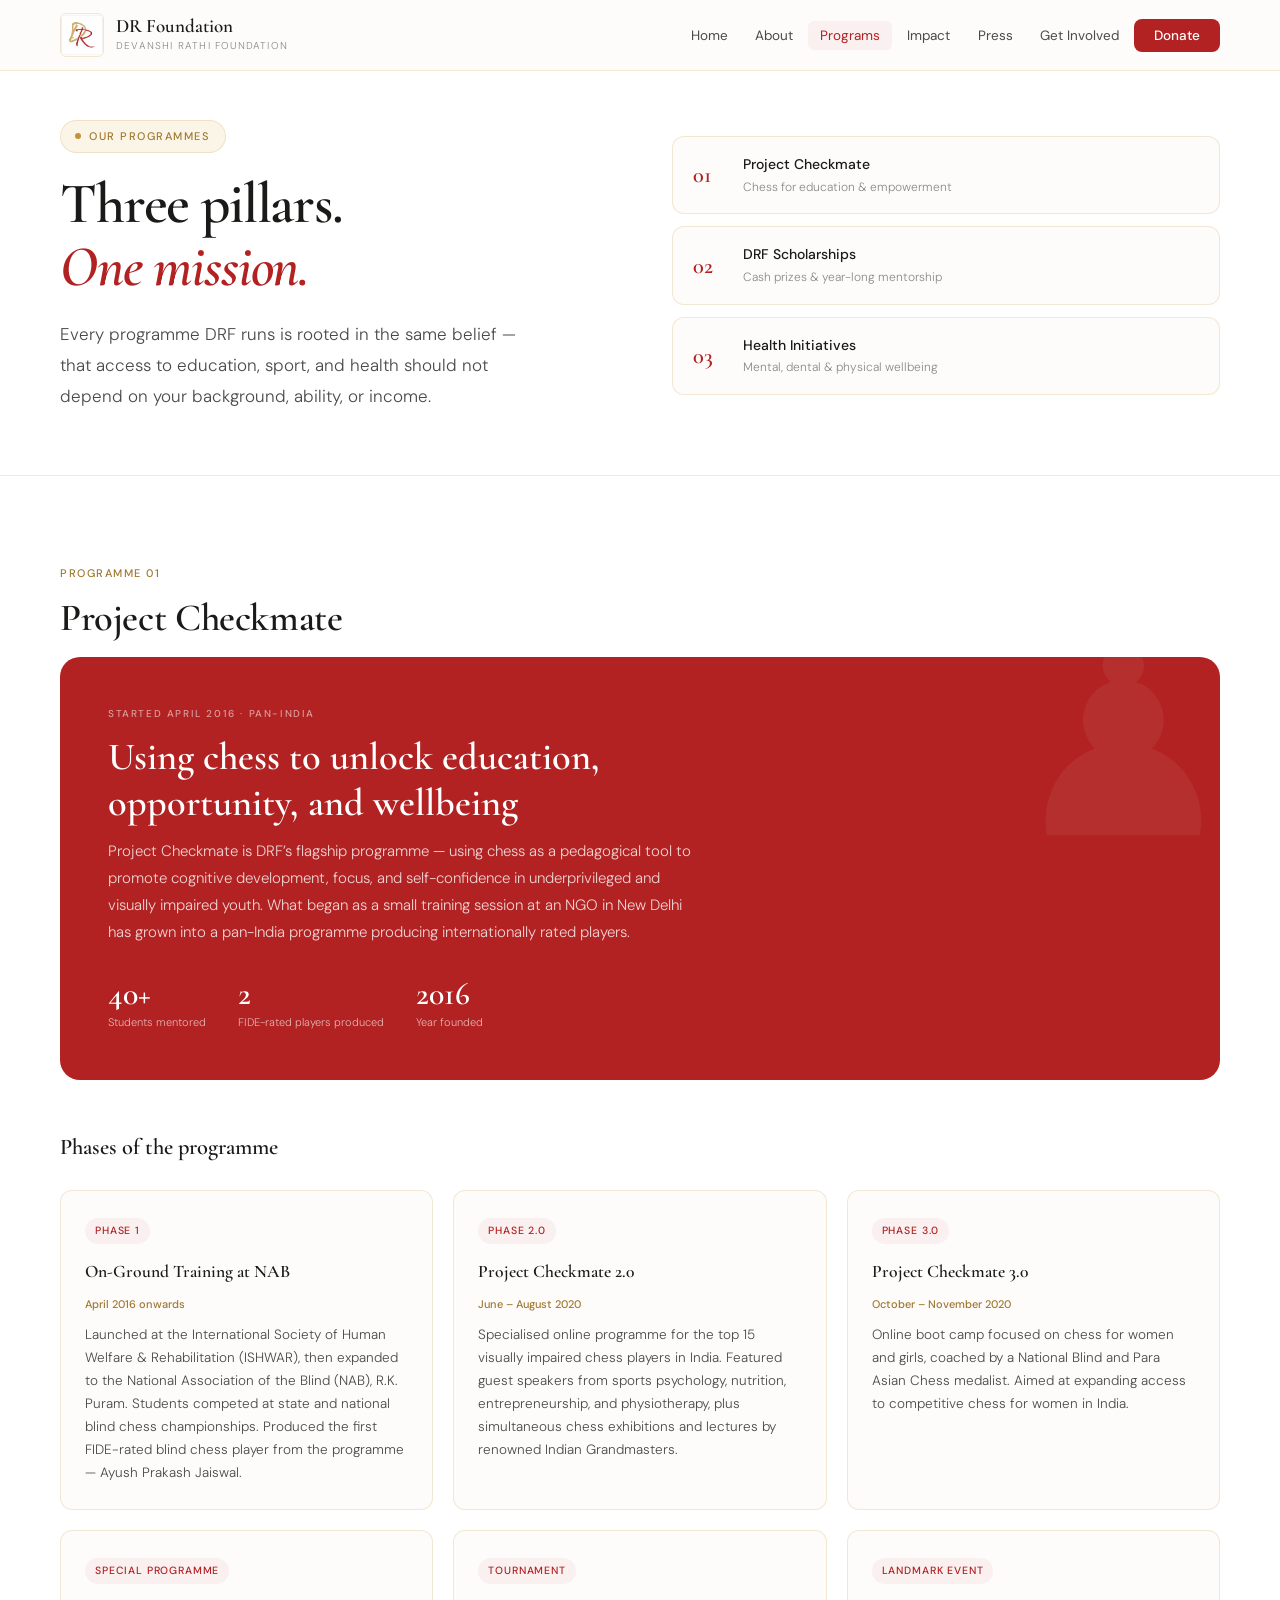
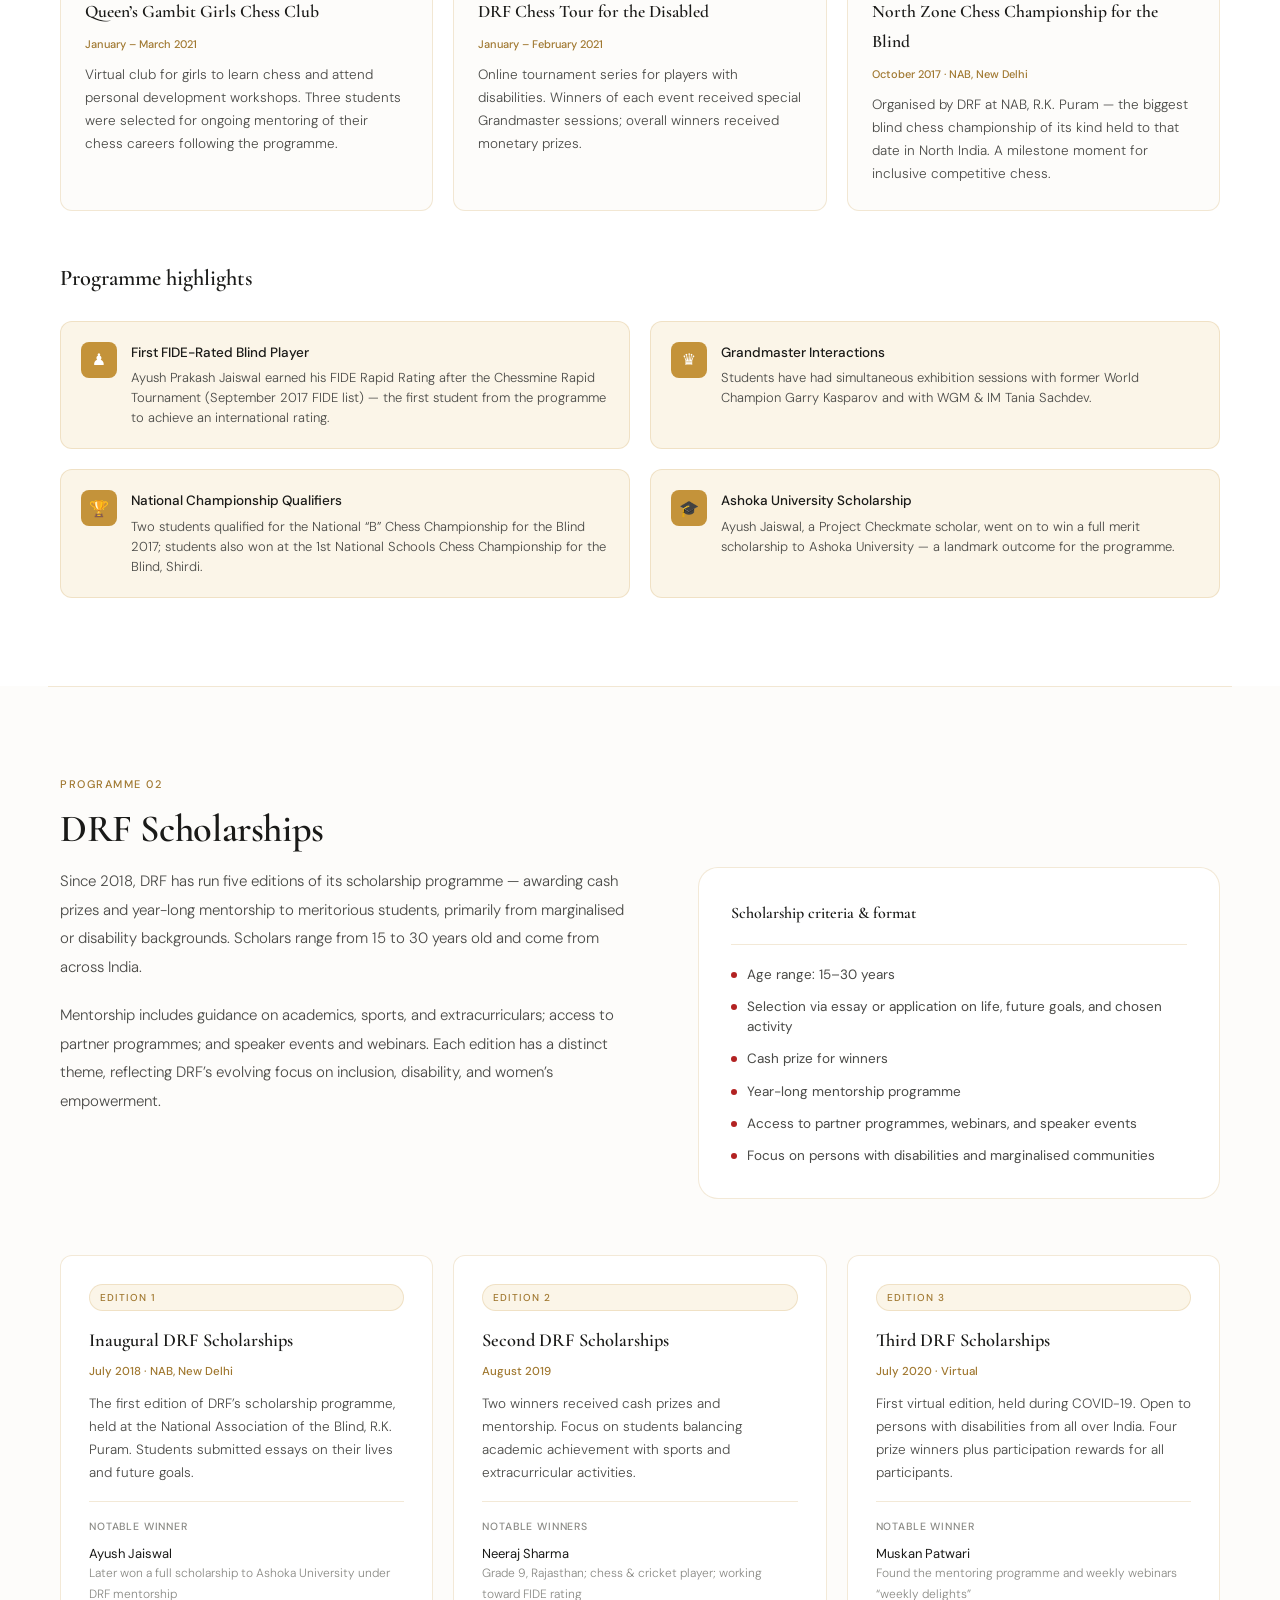
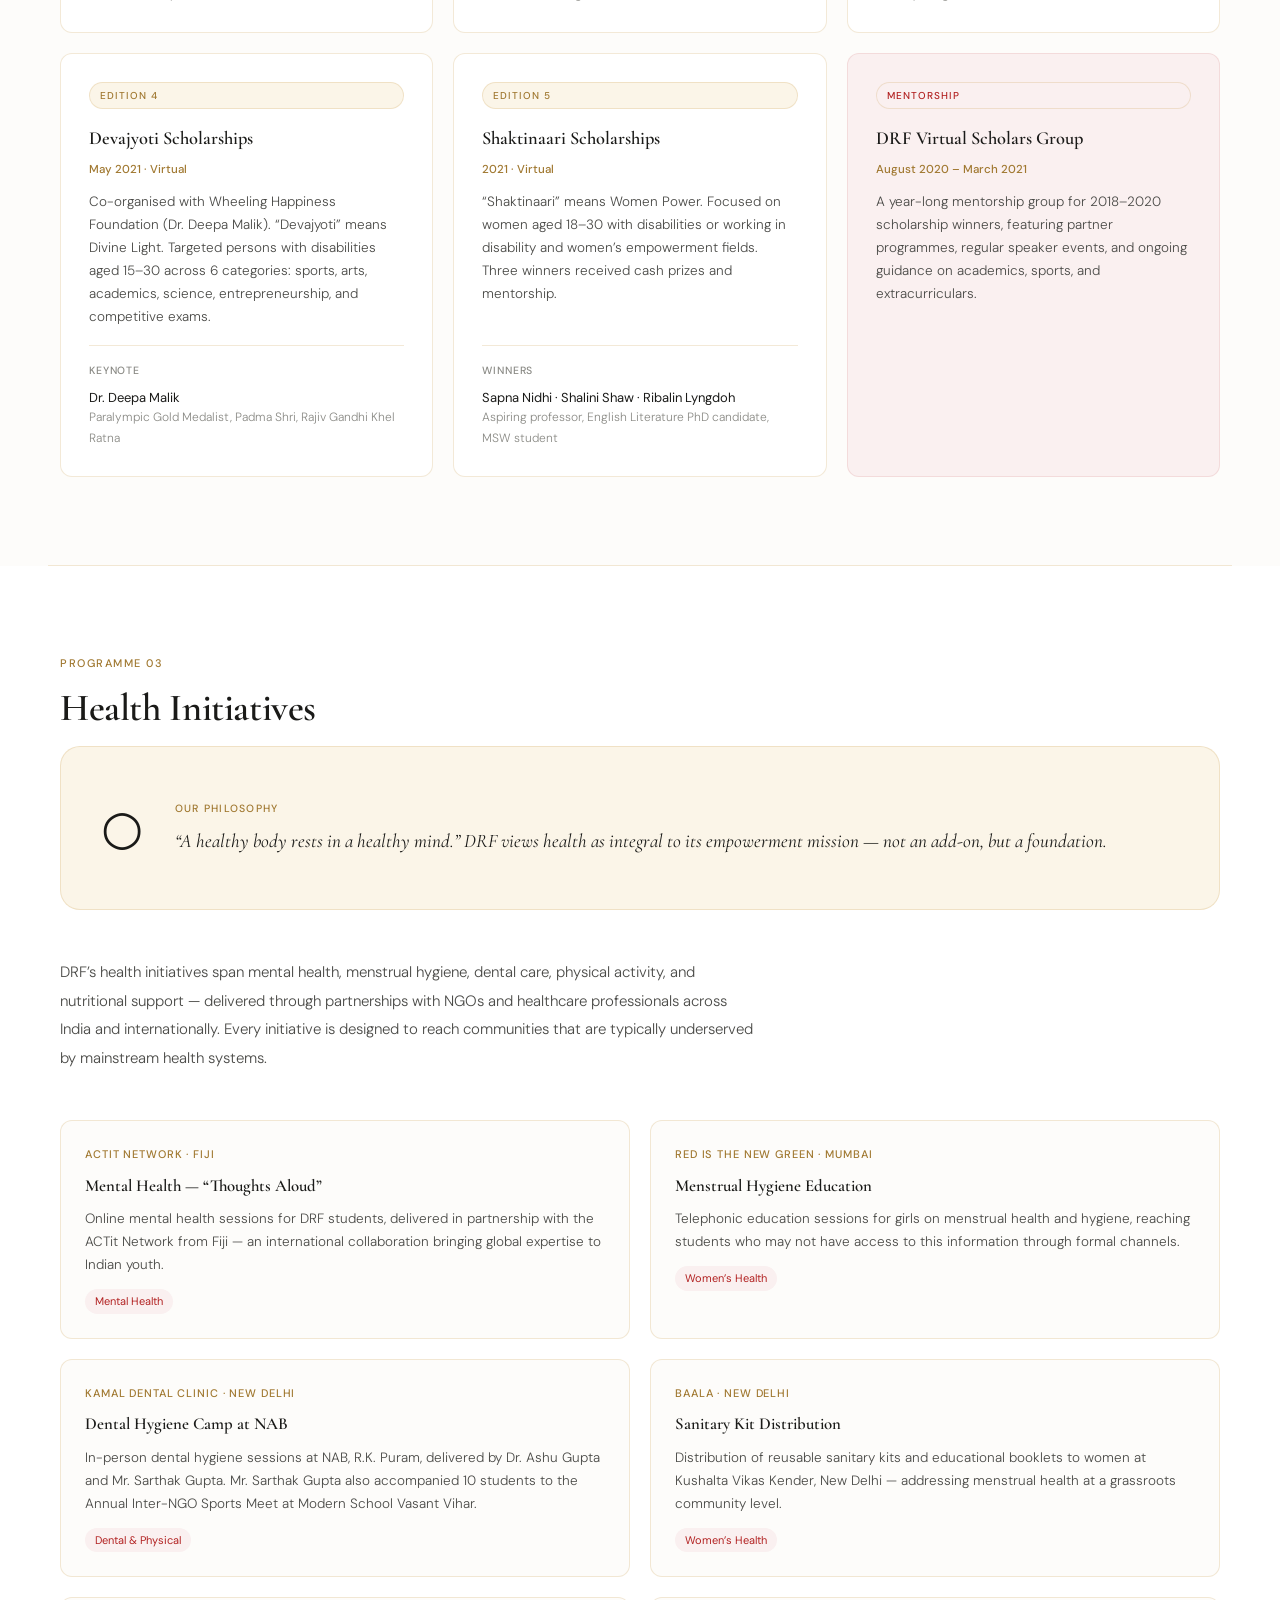
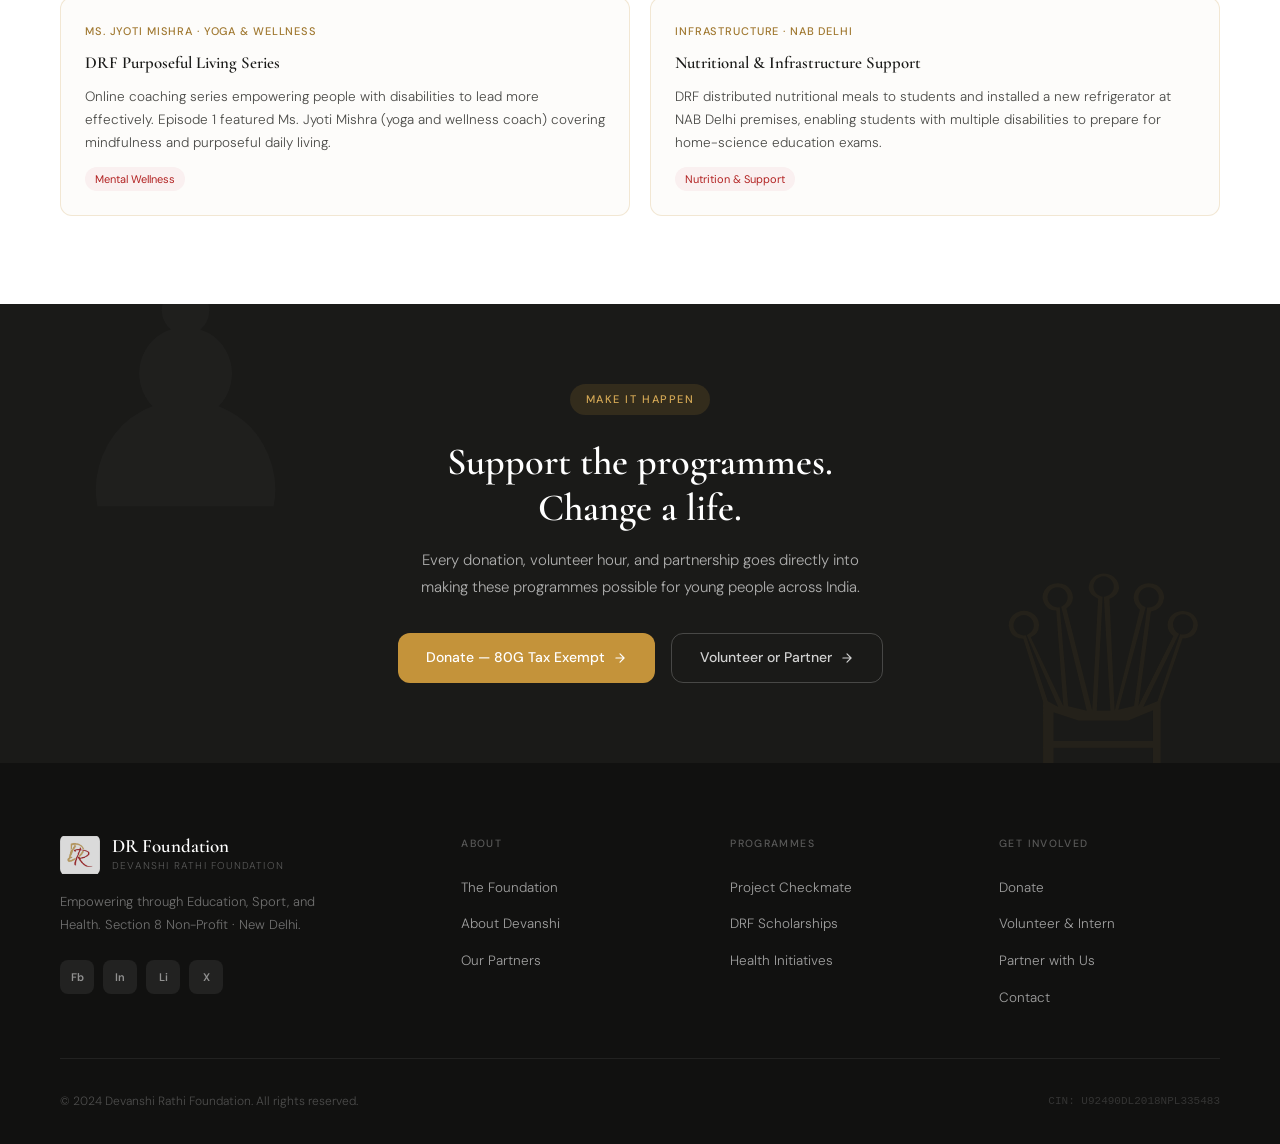
<file: program.html>
<!DOCTYPE html>
<html lang="en">

<head>
    <meta charset="UTF-8" />
    <meta name="viewport" content="width=device-width, initial-scale=1.0" />
    <title>Programs — DR Foundation</title>
    <meta name="description" content="Explore DR Foundation's three programmes: Project Checkmate, DRF Scholarships, and Health Initiatives." />
    <link rel="icon" href="logo.jpeg" type="image/jpeg" />
    <link rel="preconnect" href="https://fonts.googleapis.com" />
    <link rel="preconnect" href="https://fonts.gstatic.com" crossorigin />
    <link href="https://fonts.googleapis.com/css2?family=Cormorant+Garamond:ital,wght@0,400;0,600;1,400&family=DM+Sans:wght@300;400;500&display=swap" rel="stylesheet" />
    <style>
        *,
        *::before,
        *::after {
            box-sizing: border-box;
            margin: 0;
            padding: 0
        }
        
         :root {
            --cr: #B22222;
            --cr-dk: #8B1A1A;
            --cr-pl: #FAF0F0;
            --gd: #C4933A;
            --gd-dk: #A07830;
            --gd-pl: #FBF5E8;
            --gd-md: #D4A855;
            --ink: #1a1a18;
            --ink-m: #4a4a47;
            --ink-f: #8a8a85;
            --bg: #fdfcfa;
            --wh: #ffffff;
            --b-cr: rgba(178, 34, 34, 0.1);
            --b-gd: rgba(196, 147, 58, 0.2);
            --serif: 'Cormorant Garamond', Georgia, serif;
            --sans: 'DM Sans', system-ui, sans-serif;
            --max: 1160px;
            --r: 12px;
            --rl: 20px
        }
        
        html {
            scroll-behavior: smooth
        }
        
        body {
            font-family: var(--sans);
            font-size: 16px;
            line-height: 1.7;
            color: var(--ink);
            background: var(--bg);
            -webkit-font-smoothing: antialiased
        }
        
        img {
            display: block;
            max-width: 100%
        }
        
        a {
            color: inherit;
            text-decoration: none
        }
        /* NAV */
        
        nav {
            position: fixed;
            top: 0;
            left: 0;
            right: 0;
            z-index: 100;
            background: rgba(253, 252, 250, .94);
            backdrop-filter: blur(14px);
            border-bottom: 1px solid var(--b-gd);
            padding: 0 clamp(1.5rem, 5vw, 3rem)
        }
        
        .nav-inner {
            max-width: var(--max);
            margin: 0 auto;
            height: 70px;
            display: flex;
            align-items: center;
            justify-content: space-between
        }
        
        .nav-logo {
            display: flex;
            align-items: center;
            gap: 12px
        }
        
        .logo-img {
            width: 44px;
            height: 44px;
            object-fit: contain;
            border-radius: 6px;
            border: 1px solid var(--b-gd)
        }
        
        .logo-text {
            font-family: var(--serif);
            font-size: 19px;
            font-weight: 600;
            color: var(--ink);
            line-height: 1.1
        }
        
        .logo-sub {
            font-size: 10px;
            font-weight: 300;
            letter-spacing: .12em;
            text-transform: uppercase;
            color: var(--ink-f)
        }
        
        .nav-links {
            display: flex;
            align-items: center;
            gap: .2rem;
            list-style: none
        }
        
        .nav-links a {
            font-size: 13.5px;
            color: var(--ink-m);
            padding: 6px 12px;
            border-radius: 6px;
            transition: color .2s, background .2s
        }
        
        .nav-links a:hover,
        .nav-links a.active {
            color: var(--cr);
            background: var(--cr-pl)
        }
        
        .nav-cta {
            background: var(--cr)!important;
            color: #fff!important;
            padding: 8px 20px!important;
            border-radius: 8px!important;
            font-weight: 500!important
        }
        
        .nav-cta:hover {
            background: var(--cr-dk)!important;
            color: #fff!important
        }
        /* PAGE HERO */
        
        .page-hero {
            padding: 120px clamp(1.5rem, 5vw, 3rem) 64px;
            background: var(--wh);
            border-bottom: 1px solid var(--b-gd)
        }
        
        .page-hero-inner {
            max-width: var(--max);
            margin: 0 auto;
            display: grid;
            grid-template-columns: 1fr 1fr;
            align-items: center;
            gap: 4rem
        }
        
        .eyebrow {
            display: inline-flex;
            align-items: center;
            gap: 8px;
            font-size: 11px;
            font-weight: 500;
            letter-spacing: .14em;
            text-transform: uppercase;
            color: var(--gd-dk);
            background: var(--gd-pl);
            padding: 6px 14px;
            border-radius: 100px;
            margin-bottom: 1.25rem;
            border: 1px solid var(--b-gd)
        }
        
        .eyebrow::before {
            content: '';
            width: 6px;
            height: 6px;
            border-radius: 50%;
            background: var(--gd)
        }
        
        .page-hero h1 {
            font-family: var(--serif);
            font-size: clamp(2.6rem, 4.5vw, 3.8rem);
            font-weight: 600;
            line-height: 1.1;
            color: var(--ink);
            letter-spacing: -.02em;
            margin-bottom: 1.25rem
        }
        
        .page-hero h1 em {
            font-style: italic;
            color: var(--cr)
        }
        
        .page-hero-lead {
            font-size: 17px;
            font-weight: 300;
            color: var(--ink-m);
            line-height: 1.8;
            max-width: 480px
        }
        
        .ph-nav {
            display: flex;
            flex-direction: column;
            gap: .75rem
        }
        
        .ph-link {
            display: flex;
            align-items: center;
            gap: 14px;
            background: var(--bg);
            border: 1px solid var(--b-gd);
            border-radius: var(--r);
            padding: 1rem 1.25rem;
            transition: border-color .2s, background .2s
        }
        
        .ph-link:hover {
            border-color: var(--gd);
            background: var(--gd-pl)
        }
        
        .ph-num {
            font-family: var(--serif);
            font-size: 1.4rem;
            font-weight: 600;
            color: var(--cr);
            width: 36px;
            flex-shrink: 0
        }
        
        .ph-text {
            font-size: 14px;
            font-weight: 500;
            color: var(--ink)
        }
        
        .ph-sub {
            font-size: 12px;
            font-weight: 300;
            color: var(--ink-f)
        }
        /* SHARED */
        
        .section {
            padding: 5.5rem clamp(1.5rem, 5vw, 3rem)
        }
        
        .si {
            max-width: var(--max);
            margin: 0 auto
        }
        
        .sec-ey {
            font-size: 11px;
            font-weight: 500;
            letter-spacing: .14em;
            text-transform: uppercase;
            color: var(--gd-dk);
            margin-bottom: .85rem
        }
        
        .sec-h {
            font-family: var(--serif);
            font-size: clamp(1.9rem, 3vw, 2.6rem);
            font-weight: 600;
            color: var(--ink);
            line-height: 1.15;
            margin-bottom: 1rem;
            letter-spacing: -.01em
        }
        
        .sec-lead {
            font-size: 16px;
            font-weight: 300;
            color: var(--ink-m);
            max-width: 620px;
            margin-bottom: 3rem;
            line-height: 1.8
        }
        
        .body-text {
            font-size: 15px;
            font-weight: 300;
            color: var(--ink-m);
            line-height: 1.9;
            margin-bottom: 1.25rem
        }
        
        .divider {
            height: 1px;
            background: var(--b-gd);
            margin: 0 clamp(1.5rem, 5vw, 3rem)
        }
        
        .arr {
            width: 14px;
            height: 14px;
            fill: none;
            stroke: currentColor;
            stroke-width: 2;
            stroke-linecap: round;
            stroke-linejoin: round
        }
        /* ── PROJECT CHECKMATE ── */
        
        .checkmate {
            background: var(--wh)
        }
        
        .cm-hero {
            background: var(--cr);
            border-radius: var(--rl);
            padding: 3rem;
            margin-bottom: 3rem;
            position: relative;
            overflow: hidden
        }
        
        .cm-hero::after {
            content: '\265F';
            position: absolute;
            right: -20px;
            top: -40px;
            font-size: 260px;
            color: rgba(255, 255, 255, .06);
            line-height: 1;
            pointer-events: none
        }
        
        .cm-hero-label {
            font-size: 10px;
            font-weight: 500;
            letter-spacing: .16em;
            text-transform: uppercase;
            color: rgba(255, 255, 255, .55);
            margin-bottom: .75rem
        }
        
        .cm-hero-title {
            font-family: var(--serif);
            font-size: clamp(1.8rem, 3vw, 2.4rem);
            font-weight: 600;
            color: #fff;
            margin-bottom: .75rem;
            line-height: 1.2
        }
        
        .cm-hero-text {
            font-size: 15px;
            font-weight: 300;
            color: rgba(255, 255, 255, .8);
            line-height: 1.8;
            max-width: 600px
        }
        
        .cm-stats {
            display: flex;
            gap: 2rem;
            margin-top: 2rem;
            flex-wrap: wrap
        }
        
        .cm-stat {
            text-align: left
        }
        
        .cm-stat-n {
            font-family: var(--serif);
            font-size: 2rem;
            font-weight: 600;
            color: #fff;
            line-height: 1
        }
        
        .cm-stat-l {
            font-size: 11px;
            font-weight: 300;
            color: rgba(255, 255, 255, .65);
            margin-top: .2rem
        }
        
        .phases-grid {
            display: grid;
            grid-template-columns: repeat(3, 1fr);
            gap: 1.25rem;
            margin-bottom: 3rem
        }
        
        .phase-card {
            background: var(--bg);
            border-radius: var(--r);
            padding: 1.5rem;
            border: 1px solid var(--b-gd);
            transition: border-color .2s, transform .2s
        }
        
        .phase-card:hover {
            border-color: var(--gd);
            transform: translateY(-3px)
        }
        
        .phase-badge {
            display: inline-block;
            font-size: 10.5px;
            font-weight: 500;
            letter-spacing: .08em;
            text-transform: uppercase;
            color: var(--cr);
            background: var(--cr-pl);
            padding: 4px 10px;
            border-radius: 100px;
            margin-bottom: .85rem
        }
        
        .phase-title {
            font-family: var(--serif);
            font-size: 1.1rem;
            font-weight: 600;
            color: var(--ink);
            margin-bottom: .5rem
        }
        
        .phase-date {
            font-size: 11px;
            font-weight: 500;
            color: var(--gd-dk);
            margin-bottom: .65rem
        }
        
        .phase-text {
            font-size: 13.5px;
            font-weight: 300;
            color: var(--ink-m);
            line-height: 1.7
        }
        
        .highlights-grid {
            display: grid;
            grid-template-columns: 1fr 1fr;
            gap: 1.25rem
        }
        
        .hl-item {
            display: flex;
            align-items: flex-start;
            gap: 14px;
            background: var(--gd-pl);
            border-radius: var(--r);
            padding: 1.25rem;
            border: 1px solid var(--b-gd)
        }
        
        .hl-icon {
            width: 36px;
            height: 36px;
            border-radius: 8px;
            background: var(--gd);
            display: flex;
            align-items: center;
            justify-content: center;
            font-size: 16px;
            color: #fff;
            flex-shrink: 0
        }
        
        .hl-title {
            font-size: 13.5px;
            font-weight: 500;
            color: var(--ink);
            margin-bottom: .2rem
        }
        
        .hl-text {
            font-size: 13px;
            font-weight: 300;
            color: var(--ink-m);
            line-height: 1.55
        }
        /* ── SCHOLARSHIPS ── */
        
        .scholarships {
            background: var(--bg)
        }
        
        .schol-intro {
            display: grid;
            grid-template-columns: 1.1fr 1fr;
            gap: 4rem;
            align-items: start;
            margin-bottom: 3.5rem
        }
        
        .schol-card {
            background: var(--wh);
            border-radius: var(--rl);
            padding: 2rem;
            border: 1px solid var(--b-gd)
        }
        
        .schol-card-title {
            font-family: var(--serif);
            font-size: 1rem;
            font-weight: 600;
            color: var(--ink);
            margin-bottom: 1.25rem;
            padding-bottom: 1rem;
            border-bottom: 1px solid var(--b-gd)
        }
        
        .criteria-list {
            list-style: none;
            display: flex;
            flex-direction: column;
            gap: .75rem
        }
        
        .criteria-item {
            display: flex;
            align-items: flex-start;
            gap: 10px;
            font-size: 13.5px;
            color: var(--ink-m);
            line-height: 1.5
        }
        
        .criteria-dot {
            width: 6px;
            height: 6px;
            border-radius: 50%;
            background: var(--cr);
            flex-shrink: 0;
            margin-top: 7px
        }
        
        .editions-grid {
            display: grid;
            grid-template-columns: repeat(3, 1fr);
            gap: 1.25rem
        }
        
        .edition-card {
            background: var(--wh);
            border-radius: var(--r);
            padding: 1.75rem;
            border: 1px solid var(--b-gd);
            transition: border-color .2s, transform .2s;
            display: flex;
            flex-direction: column
        }
        
        .edition-card:hover {
            border-color: var(--gd);
            transform: translateY(-3px)
        }
        
        .ed-tag {
            display: inline-block;
            font-size: 10px;
            font-weight: 500;
            letter-spacing: .1em;
            text-transform: uppercase;
            color: var(--gd-dk);
            background: var(--gd-pl);
            padding: 4px 10px;
            border-radius: 100px;
            margin-bottom: .85rem;
            border: 1px solid var(--b-gd)
        }
        
        .ed-title {
            font-family: var(--serif);
            font-size: 1.15rem;
            font-weight: 600;
            color: var(--ink);
            margin-bottom: .35rem
        }
        
        .ed-date {
            font-size: 11.5px;
            font-weight: 500;
            color: var(--gd-dk);
            margin-bottom: .75rem
        }
        
        .ed-text {
            font-size: 13.5px;
            font-weight: 300;
            color: var(--ink-m);
            line-height: 1.7;
            flex: 1
        }
        
        .ed-winners {
            margin-top: 1rem;
            padding-top: 1rem;
            border-top: 1px solid var(--b-gd)
        }
        
        .ed-winners-label {
            font-size: 10.5px;
            font-weight: 500;
            letter-spacing: .08em;
            text-transform: uppercase;
            color: var(--ink-f);
            margin-bottom: .5rem
        }
        
        .ed-winner-name {
            font-size: 13px;
            font-weight: 400;
            color: var(--ink);
            line-height: 1.5
        }
        
        .ed-winner-note {
            font-size: 12px;
            font-weight: 300;
            color: var(--ink-f)
        }
        /* ── HEALTH ── */
        
        .health {
            background: var(--wh)
        }
        
        .health-grid {
            display: grid;
            grid-template-columns: 1fr 1fr;
            gap: 1.25rem
        }
        
        .health-card {
            background: var(--bg);
            border-radius: var(--r);
            padding: 1.5rem;
            border: 1px solid var(--b-gd);
            transition: border-color .2s, transform .2s
        }
        
        .health-card:hover {
            border-color: var(--gd);
            transform: translateY(-2px)
        }
        
        .health-partner {
            font-size: 11px;
            font-weight: 500;
            letter-spacing: .08em;
            text-transform: uppercase;
            color: var(--gd-dk);
            margin-bottom: .5rem
        }
        
        .health-title {
            font-family: var(--serif);
            font-size: 1.05rem;
            font-weight: 600;
            color: var(--ink);
            margin-bottom: .5rem
        }
        
        .health-text {
            font-size: 13.5px;
            font-weight: 300;
            color: var(--ink-m);
            line-height: 1.7
        }
        
        .health-tag {
            display: inline-block;
            font-size: 11px;
            color: var(--cr);
            background: var(--cr-pl);
            padding: 3px 10px;
            border-radius: 100px;
            margin-top: .75rem
        }
        
        .philosophy-box {
            background: var(--gd-pl);
            border-radius: var(--rl);
            padding: 2.5rem;
            border: 1px solid var(--b-gd);
            margin-bottom: 3rem;
            display: flex;
            gap: 2rem;
            align-items: center
        }
        
        .phil-icon {
            font-size: 3rem;
            flex-shrink: 0
        }
        
        .phil-label {
            font-size: 10.5px;
            font-weight: 500;
            letter-spacing: .12em;
            text-transform: uppercase;
            color: var(--gd-dk);
            margin-bottom: .5rem
        }
        
        .phil-text {
            font-family: var(--serif);
            font-size: 1.2rem;
            font-style: italic;
            color: var(--ink);
            line-height: 1.6
        }
        /* CTA BAND */
        
        .cta-band {
            background: var(--ink);
            padding: 5rem clamp(1.5rem, 5vw, 3rem);
            text-align: center;
            position: relative;
            overflow: hidden
        }
        
        .cta-band::before {
            content: '\265F';
            position: absolute;
            top: -50px;
            left: 4%;
            font-size: 300px;
            color: rgba(255, 255, 255, .025);
            line-height: 1;
            pointer-events: none
        }
        
        .cta-band::after {
            content: '\2655';
            position: absolute;
            bottom: -60px;
            right: 4%;
            font-size: 280px;
            color: rgba(196, 147, 58, .06);
            line-height: 1;
            pointer-events: none
        }
        
        .cta-band .si {
            position: relative;
            z-index: 1
        }
        
        .cta-tag {
            display: inline-block;
            background: rgba(196, 147, 58, .15);
            color: var(--gd-md);
            font-size: 11px;
            font-weight: 500;
            letter-spacing: .14em;
            text-transform: uppercase;
            padding: 6px 16px;
            border-radius: 100px;
            margin-bottom: 1.5rem
        }
        
        .cta-band h2 {
            font-family: var(--serif);
            font-size: clamp(1.8rem, 3vw, 2.5rem);
            font-weight: 600;
            color: #fff;
            line-height: 1.2;
            margin-bottom: 1rem
        }
        
        .cta-band p {
            font-size: 15px;
            font-weight: 300;
            color: rgba(255, 255, 255, .65);
            max-width: 460px;
            margin: 0 auto 2rem;
            line-height: 1.8
        }
        
        .cta-btns {
            display: flex;
            gap: 1rem;
            justify-content: center;
            flex-wrap: wrap
        }
        
        .btn-gd {
            background: var(--gd);
            color: #fff;
            padding: 13px 28px;
            border-radius: var(--r);
            font-size: 14px;
            font-weight: 500;
            display: inline-flex;
            align-items: center;
            gap: 8px;
            transition: background .2s, transform .2s
        }
        
        .btn-gd:hover {
            background: var(--gd-dk);
            transform: translateY(-2px)
        }
        
        .btn-out {
            background: transparent;
            color: rgba(255, 255, 255, .8);
            padding: 12px 28px;
            border-radius: var(--r);
            font-size: 14px;
            font-weight: 500;
            border: 1px solid rgba(255, 255, 255, .2);
            display: inline-flex;
            align-items: center;
            gap: 8px;
            transition: background .2s
        }
        
        .btn-out:hover {
            background: rgba(255, 255, 255, .07)
        }
        /* FOOTER */
        
        footer {
            background: #111110;
            padding: 4.5rem clamp(1.5rem, 5vw, 3rem) 2rem
        }
        
        .fi {
            max-width: var(--max);
            margin: 0 auto
        }
        
        .ft {
            display: grid;
            grid-template-columns: 1.6fr 1fr 1fr 1fr;
            gap: 3rem;
            padding-bottom: 3rem;
            border-bottom: 1px solid rgba(255, 255, 255, .07);
            margin-bottom: 2rem
        }
        
        .fl {
            display: flex;
            align-items: center;
            gap: 12px
        }
        
        .fli {
            width: 40px;
            height: 40px;
            object-fit: contain;
            border-radius: 6px;
            opacity: .85
        }
        
        .fl .logo-text {
            color: #fff
        }
        
        .fl .logo-sub {
            color: rgba(255, 255, 255, .3)
        }
        
        .ftag {
            font-size: 13px;
            font-weight: 300;
            color: rgba(255, 255, 255, .4);
            line-height: 1.75;
            margin-top: 1rem;
            max-width: 260px
        }
        
        .fsoc {
            display: flex;
            gap: 9px;
            margin-top: 1.5rem
        }
        
        .sl {
            width: 34px;
            height: 34px;
            border-radius: 8px;
            background: rgba(255, 255, 255, .07);
            display: flex;
            align-items: center;
            justify-content: center;
            color: rgba(255, 255, 255, .5);
            font-size: 11px;
            font-weight: 600;
            transition: background .2s, color .2s
        }
        
        .sl:hover {
            background: var(--cr);
            color: #fff
        }
        
        .fc h4 {
            font-size: 10.5px;
            font-weight: 500;
            letter-spacing: .13em;
            text-transform: uppercase;
            color: rgba(255, 255, 255, .3);
            margin-bottom: 1.25rem
        }
        
        .flinks {
            list-style: none;
            display: flex;
            flex-direction: column;
            gap: .6rem
        }
        
        .flinks a {
            font-size: 13.5px;
            font-weight: 300;
            color: rgba(255, 255, 255, .6);
            transition: color .2s
        }
        
        .flinks a:hover {
            color: var(--gd-md)
        }
        
        .fb {
            display: flex;
            align-items: center;
            justify-content: space-between;
            flex-wrap: wrap;
            gap: 1rem
        }
        
        .flegal {
            font-size: 12px;
            font-weight: 300;
            color: rgba(255, 255, 255, .25)
        }
        
        .fcin {
            font-size: 11px;
            font-weight: 300;
            color: rgba(255, 255, 255, .15);
            font-family: monospace
        }
        
        @keyframes fadeUp {
            from {
                opacity: 0;
                transform: translateY(20px)
            }
            to {
                opacity: 1;
                transform: translateY(0)
            }
        }
        
        .fu {
            animation: fadeUp .7s ease both
        }
        
        .fu2 {
            animation: fadeUp .7s .1s ease both
        }
        
        .fu3 {
            animation: fadeUp .7s .2s ease both
        }
        
        @media(max-width:900px) {
            .page-hero-inner {
                grid-template-columns: 1fr
            }
            .phases-grid {
                grid-template-columns: 1fr 1fr
            }
            .highlights-grid {
                grid-template-columns: 1fr
            }
            .schol-intro {
                grid-template-columns: 1fr;
                gap: 2rem
            }
            .editions-grid {
                grid-template-columns: 1fr 1fr
            }
            .health-grid {
                grid-template-columns: 1fr
            }
            .ft {
                grid-template-columns: 1fr 1fr;
                gap: 2rem
            }
        }
        
        @media(max-width:600px) {
            .nav-links {
                display: none
            }
            .phases-grid {
                grid-template-columns: 1fr
            }
            .editions-grid {
                grid-template-columns: 1fr
            }
            .philosophy-box {
                flex-direction: column;
                gap: 1rem
            }
            .ft {
                grid-template-columns: 1fr
            }
            .fb {
                flex-direction: column;
                align-items: flex-start
            }
        }
    </style>
</head>

<body>

    <nav aria-label="Main navigation">
        <div class="nav-inner">
            <a href="index.html" class="nav-logo" aria-label="DR Foundation home">
                <img src="logo.jpeg" alt="DR Foundation logo" class="logo-img" />
                <div>
                    <div class="logo-text">DR Foundation</div>
                    <div class="logo-sub">Devanshi Rathi Foundation</div>
                </div>
            </a>
            <ul class="nav-links" role="list">
                <li><a href="index.html">Home</a></li>
                <li><a href="about.html">About</a></li>
                <li><a href="programs.html" class="active">Programs</a></li>
                <li><a href="impact.html">Impact</a></li>
                <li><a href="press.html">Press</a></li>
                <li><a href="get-involved.html">Get Involved</a></li>
                <li><a href="get-involved.html#donate" class="nav-cta">Donate</a></li>
            </ul>
        </div>
    </nav>

    <main>

        <!-- PAGE HERO -->
        <div class="page-hero">
            <div class="page-hero-inner">
                <div>
                    <div class="eyebrow fu">Our Programmes</div>
                    <h1 class="fu2">Three pillars.<br/><em>One mission.</em></h1>
                    <p class="page-hero-lead fu3">Every programme DRF runs is rooted in the same belief &mdash; that access to education, sport, and health should not depend on your background, ability, or income.</p>
                </div>
                <div class="ph-nav">
                    <a href="#checkmate" class="ph-link">
                        <div class="ph-num">01</div>
                        <div>
                            <div class="ph-text">Project Checkmate</div>
                            <div class="ph-sub">Chess for education &amp; empowerment</div>
                        </div>
                    </a>
                    <a href="#scholarships" class="ph-link">
                        <div class="ph-num">02</div>
                        <div>
                            <div class="ph-text">DRF Scholarships</div>
                            <div class="ph-sub">Cash prizes &amp; year-long mentorship</div>
                        </div>
                    </a>
                    <a href="#health" class="ph-link">
                        <div class="ph-num">03</div>
                        <div>
                            <div class="ph-text">Health Initiatives</div>
                            <div class="ph-sub">Mental, dental &amp; physical wellbeing</div>
                        </div>
                    </a>
                </div>
            </div>
        </div>

        <!-- PROJECT CHECKMATE -->
        <section class="section checkmate" id="checkmate" aria-labelledby="cm-h">
            <div class="si">
                <p class="sec-ey">Programme 01</p>
                <h2 id="cm-h" class="sec-h">Project Checkmate</h2>

                <div class="cm-hero">
                    <div class="cm-hero-label">Started April 2016 &middot; Pan-India</div>
                    <div class="cm-hero-title">Using chess to unlock education,<br/>opportunity, and wellbeing</div>
                    <p class="cm-hero-text">Project Checkmate is DRF&rsquo;s flagship programme &mdash; using chess as a pedagogical tool to promote cognitive development, focus, and self-confidence in underprivileged and visually impaired youth. What began as a small training
                        session at an NGO in New Delhi has grown into a pan-India programme producing internationally rated players.</p>
                    <div class="cm-stats">
                        <div class="cm-stat">
                            <div class="cm-stat-n">40+</div>
                            <div class="cm-stat-l">Students mentored</div>
                        </div>
                        <div class="cm-stat">
                            <div class="cm-stat-n">2</div>
                            <div class="cm-stat-l">FIDE-rated players produced</div>
                        </div>
                        <div class="cm-stat">
                            <div class="cm-stat-n">2016</div>
                            <div class="cm-stat-l">Year founded</div>
                        </div>
                    </div>
                </div>

                <h3 style="font-family:var(--serif);font-size:1.4rem;font-weight:600;color:var(--ink);margin-bottom:1.5rem">Phases of the programme</h3>
                <div class="phases-grid">
                    <div class="phase-card">
                        <span class="phase-badge">Phase 1</span>
                        <div class="phase-title">On-Ground Training at NAB</div>
                        <div class="phase-date">April 2016 onwards</div>
                        <p class="phase-text">Launched at the International Society of Human Welfare &amp; Rehabilitation (ISHWAR), then expanded to the National Association of the Blind (NAB), R.K. Puram. Students competed at state and national blind chess championships.
                            Produced the first FIDE-rated blind chess player from the programme &mdash; Ayush Prakash Jaiswal.</p>
                    </div>
                    <div class="phase-card">
                        <span class="phase-badge">Phase 2.0</span>
                        <div class="phase-title">Project Checkmate 2.0</div>
                        <div class="phase-date">June &ndash; August 2020</div>
                        <p class="phase-text">Specialised online programme for the top 15 visually impaired chess players in India. Featured guest speakers from sports psychology, nutrition, entrepreneurship, and physiotherapy, plus simultaneous chess exhibitions and lectures
                            by renowned Indian Grandmasters.</p>
                    </div>
                    <div class="phase-card">
                        <span class="phase-badge">Phase 3.0</span>
                        <div class="phase-title">Project Checkmate 3.0</div>
                        <div class="phase-date">October &ndash; November 2020</div>
                        <p class="phase-text">Online boot camp focused on chess for women and girls, coached by a National Blind and Para Asian Chess medalist. Aimed at expanding access to competitive chess for women in India.</p>
                    </div>
                    <div class="phase-card">
                        <span class="phase-badge">Special Programme</span>
                        <div class="phase-title">Queen&rsquo;s Gambit Girls Chess Club</div>
                        <div class="phase-date">January &ndash; March 2021</div>
                        <p class="phase-text">Virtual club for girls to learn chess and attend personal development workshops. Three students were selected for ongoing mentoring of their chess careers following the programme.</p>
                    </div>
                    <div class="phase-card">
                        <span class="phase-badge">Tournament</span>
                        <div class="phase-title">DRF Chess Tour for the Disabled</div>
                        <div class="phase-date">January &ndash; February 2021</div>
                        <p class="phase-text">Online tournament series for players with disabilities. Winners of each event received special Grandmaster sessions; overall winners received monetary prizes.</p>
                    </div>
                    <div class="phase-card">
                        <span class="phase-badge">Landmark Event</span>
                        <div class="phase-title">North Zone Chess Championship for the Blind</div>
                        <div class="phase-date">October 2017 &middot; NAB, New Delhi</div>
                        <p class="phase-text">Organised by DRF at NAB, R.K. Puram &mdash; the biggest blind chess championship of its kind held to that date in North India. A milestone moment for inclusive competitive chess.</p>
                    </div>
                </div>

                <h3 style="font-family:var(--serif);font-size:1.4rem;font-weight:600;color:var(--ink);margin-bottom:1.5rem">Programme highlights</h3>
                <div class="highlights-grid">
                    <div class="hl-item">
                        <div class="hl-icon" aria-hidden="true">&#9823;</div>
                        <div>
                            <div class="hl-title">First FIDE-Rated Blind Player</div>
                            <p class="hl-text">Ayush Prakash Jaiswal earned his FIDE Rapid Rating after the Chessmine Rapid Tournament (September 2017 FIDE list) &mdash; the first student from the programme to achieve an international rating.</p>
                        </div>
                    </div>
                    <div class="hl-item">
                        <div class="hl-icon" aria-hidden="true">&#9819;</div>
                        <div>
                            <div class="hl-title">Grandmaster Interactions</div>
                            <p class="hl-text">Students have had simultaneous exhibition sessions with former World Champion Garry Kasparov and with WGM &amp; IM Tania Sachdev.</p>
                        </div>
                    </div>
                    <div class="hl-item">
                        <div class="hl-icon" aria-hidden="true">&#127942;</div>
                        <div>
                            <div class="hl-title">National Championship Qualifiers</div>
                            <p class="hl-text">Two students qualified for the National &ldquo;B&rdquo; Chess Championship for the Blind 2017; students also won at the 1st National Schools Chess Championship for the Blind, Shirdi.</p>
                        </div>
                    </div>
                    <div class="hl-item">
                        <div class="hl-icon" aria-hidden="true">&#127891;</div>
                        <div>
                            <div class="hl-title">Ashoka University Scholarship</div>
                            <p class="hl-text">Ayush Jaiswal, a Project Checkmate scholar, went on to win a full merit scholarship to Ashoka University &mdash; a landmark outcome for the programme.</p>
                        </div>
                    </div>
                </div>
            </div>
        </section>

        <div class="divider"></div>

        <!-- SCHOLARSHIPS -->
        <section class="section scholarships" id="scholarships" aria-labelledby="schol-h">
            <div class="si">
                <p class="sec-ey">Programme 02</p>
                <h2 id="schol-h" class="sec-h">DRF Scholarships</h2>
                <div class="schol-intro">
                    <div>
                        <p class="body-text">Since 2018, DRF has run five editions of its scholarship programme &mdash; awarding cash prizes and year-long mentorship to meritorious students, primarily from marginalised or disability backgrounds. Scholars range from 15 to
                            30 years old and come from across India.</p>
                        <p class="body-text">Mentorship includes guidance on academics, sports, and extracurriculars; access to partner programmes; and speaker events and webinars. Each edition has a distinct theme, reflecting DRF&rsquo;s evolving focus on inclusion, disability,
                            and women&rsquo;s empowerment.</p>
                    </div>
                    <div class="schol-card">
                        <div class="schol-card-title">Scholarship criteria &amp; format</div>
                        <ul class="criteria-list">
                            <li class="criteria-item">
                                <div class="criteria-dot"></div><span>Age range: 15&ndash;30 years</span></li>
                            <li class="criteria-item">
                                <div class="criteria-dot"></div><span>Selection via essay or application on life, future goals, and chosen activity</span></li>
                            <li class="criteria-item">
                                <div class="criteria-dot"></div><span>Cash prize for winners</span></li>
                            <li class="criteria-item">
                                <div class="criteria-dot"></div><span>Year-long mentorship programme</span></li>
                            <li class="criteria-item">
                                <div class="criteria-dot"></div><span>Access to partner programmes, webinars, and speaker events</span></li>
                            <li class="criteria-item">
                                <div class="criteria-dot"></div><span>Focus on persons with disabilities and marginalised communities</span></li>
                        </ul>
                    </div>
                </div>

                <div class="editions-grid">
                    <div class="edition-card">
                        <span class="ed-tag">Edition 1</span>
                        <div class="ed-title">Inaugural DRF Scholarships</div>
                        <div class="ed-date">July 2018 &middot; NAB, New Delhi</div>
                        <p class="ed-text">The first edition of DRF&rsquo;s scholarship programme, held at the National Association of the Blind, R.K. Puram. Students submitted essays on their lives and future goals.</p>
                        <div class="ed-winners">
                            <div class="ed-winners-label">Notable winner</div>
                            <div class="ed-winner-name">Ayush Jaiswal</div>
                            <div class="ed-winner-note">Later won a full scholarship to Ashoka University under DRF mentorship</div>
                        </div>
                    </div>
                    <div class="edition-card">
                        <span class="ed-tag">Edition 2</span>
                        <div class="ed-title">Second DRF Scholarships</div>
                        <div class="ed-date">August 2019</div>
                        <p class="ed-text">Two winners received cash prizes and mentorship. Focus on students balancing academic achievement with sports and extracurricular activities.</p>
                        <div class="ed-winners">
                            <div class="ed-winners-label">Notable winners</div>
                            <div class="ed-winner-name">Neeraj Sharma</div>
                            <div class="ed-winner-note">Grade 9, Rajasthan; chess &amp; cricket player; working toward FIDE rating</div>
                        </div>
                    </div>
                    <div class="edition-card">
                        <span class="ed-tag">Edition 3</span>
                        <div class="ed-title">Third DRF Scholarships</div>
                        <div class="ed-date">July 2020 &middot; Virtual</div>
                        <p class="ed-text">First virtual edition, held during COVID-19. Open to persons with disabilities from all over India. Four prize winners plus participation rewards for all participants.</p>
                        <div class="ed-winners">
                            <div class="ed-winners-label">Notable winner</div>
                            <div class="ed-winner-name">Muskan Patwari</div>
                            <div class="ed-winner-note">Found the mentoring programme and weekly webinars &ldquo;weekly delights&rdquo;</div>
                        </div>
                    </div>
                    <div class="edition-card">
                        <span class="ed-tag">Edition 4</span>
                        <div class="ed-title">Devajyoti Scholarships</div>
                        <div class="ed-date">May 2021 &middot; Virtual</div>
                        <p class="ed-text">Co-organised with Wheeling Happiness Foundation (Dr. Deepa Malik). &ldquo;Devajyoti&rdquo; means Divine Light. Targeted persons with disabilities aged 15&ndash;30 across 6 categories: sports, arts, academics, science, entrepreneurship,
                            and competitive exams.</p>
                        <div class="ed-winners">
                            <div class="ed-winners-label">Keynote</div>
                            <div class="ed-winner-name">Dr. Deepa Malik</div>
                            <div class="ed-winner-note">Paralympic Gold Medalist, Padma Shri, Rajiv Gandhi Khel Ratna</div>
                        </div>
                    </div>
                    <div class="edition-card">
                        <span class="ed-tag">Edition 5</span>
                        <div class="ed-title">Shaktinaari Scholarships</div>
                        <div class="ed-date">2021 &middot; Virtual</div>
                        <p class="ed-text">&ldquo;Shaktinaari&rdquo; means Women Power. Focused on women aged 18&ndash;30 with disabilities or working in disability and women&rsquo;s empowerment fields. Three winners received cash prizes and mentorship.</p>
                        <div class="ed-winners">
                            <div class="ed-winners-label">Winners</div>
                            <div class="ed-winner-name">Sapna Nidhi &middot; Shalini Shaw &middot; Ribalin Lyngdoh</div>
                            <div class="ed-winner-note">Aspiring professor, English Literature PhD candidate, MSW student</div>
                        </div>
                    </div>
                    <div class="edition-card" style="background:var(--cr-pl);border-color:var(--b-cr)">
                        <span class="ed-tag" style="color:var(--cr);background:var(--cr-pl)">Mentorship</span>
                        <div class="ed-title">DRF Virtual Scholars Group</div>
                        <div class="ed-date">August 2020 &ndash; March 2021</div>
                        <p class="ed-text">A year-long mentorship group for 2018&ndash;2020 scholarship winners, featuring partner programmes, regular speaker events, and ongoing guidance on academics, sports, and extracurriculars.</p>
                    </div>
                </div>
            </div>
        </section>

        <div class="divider"></div>

        <!-- HEALTH -->
        <section class="section health" id="health" aria-labelledby="health-h">
            <div class="si">
                <p class="sec-ey">Programme 03</p>
                <h2 id="health-h" class="sec-h">Health Initiatives</h2>

                <div class="philosophy-box">
                    <div class="phil-icon" aria-hidden="true">&#9675;</div>
                    <div>
                        <div class="phil-label">Our Philosophy</div>
                        <p class="phil-text">&ldquo;A healthy body rests in a healthy mind.&rdquo; DRF views health as integral to its empowerment mission &mdash; not an add-on, but a foundation.</p>
                    </div>
                </div>

                <p class="body-text" style="max-width:700px;margin-bottom:3rem">DRF&rsquo;s health initiatives span mental health, menstrual hygiene, dental care, physical activity, and nutritional support &mdash; delivered through partnerships with NGOs and healthcare professionals across India and internationally.
                    Every initiative is designed to reach communities that are typically underserved by mainstream health systems.</p>

                <div class="health-grid">
                    <div class="health-card">
                        <div class="health-partner">ACTit Network &middot; Fiji</div>
                        <div class="health-title">Mental Health &mdash; &ldquo;Thoughts Aloud&rdquo;</div>
                        <p class="health-text">Online mental health sessions for DRF students, delivered in partnership with the ACTit Network from Fiji &mdash; an international collaboration bringing global expertise to Indian youth.</p>
                        <span class="health-tag">Mental Health</span>
                    </div>
                    <div class="health-card">
                        <div class="health-partner">Red is the New Green &middot; Mumbai</div>
                        <div class="health-title">Menstrual Hygiene Education</div>
                        <p class="health-text">Telephonic education sessions for girls on menstrual health and hygiene, reaching students who may not have access to this information through formal channels.</p>
                        <span class="health-tag">Women&rsquo;s Health</span>
                    </div>
                    <div class="health-card">
                        <div class="health-partner">Kamal Dental Clinic &middot; New Delhi</div>
                        <div class="health-title">Dental Hygiene Camp at NAB</div>
                        <p class="health-text">In-person dental hygiene sessions at NAB, R.K. Puram, delivered by Dr. Ashu Gupta and Mr. Sarthak Gupta. Mr. Sarthak Gupta also accompanied 10 students to the Annual Inter-NGO Sports Meet at Modern School Vasant Vihar.</p>
                        <span class="health-tag">Dental &amp; Physical</span>
                    </div>
                    <div class="health-card">
                        <div class="health-partner">Baala &middot; New Delhi</div>
                        <div class="health-title">Sanitary Kit Distribution</div>
                        <p class="health-text">Distribution of reusable sanitary kits and educational booklets to women at Kushalta Vikas Kender, New Delhi &mdash; addressing menstrual health at a grassroots community level.</p>
                        <span class="health-tag">Women&rsquo;s Health</span>
                    </div>
                    <div class="health-card">
                        <div class="health-partner">Ms. Jyoti Mishra &middot; Yoga &amp; Wellness</div>
                        <div class="health-title">DRF Purposeful Living Series</div>
                        <p class="health-text">Online coaching series empowering people with disabilities to lead more effectively. Episode 1 featured Ms. Jyoti Mishra (yoga and wellness coach) covering mindfulness and purposeful daily living.</p>
                        <span class="health-tag">Mental Wellness</span>
                    </div>
                    <div class="health-card">
                        <div class="health-partner">Infrastructure &middot; NAB Delhi</div>
                        <div class="health-title">Nutritional &amp; Infrastructure Support</div>
                        <p class="health-text">DRF distributed nutritional meals to students and installed a new refrigerator at NAB Delhi premises, enabling students with multiple disabilities to prepare for home-science education exams.</p>
                        <span class="health-tag">Nutrition &amp; Support</span>
                    </div>
                </div>
            </div>
        </section>

        <!-- CTA -->
        <div class="cta-band" role="region" aria-labelledby="cta-h">
            <div class="si">
                <span class="cta-tag">Make It Happen</span>
                <h2 id="cta-h">Support the programmes.<br/>Change a life.</h2>
                <p>Every donation, volunteer hour, and partnership goes directly into making these programmes possible for young people across India.</p>
                <div class="cta-btns">
                    <a href="https://www.instamojo.com/@drfoundation" target="_blank" rel="noopener noreferrer" class="btn-gd">
          Donate &mdash; 80G Tax Exempt
          <svg class="arr" viewBox="0 0 24 24" aria-hidden="true"><path d="M5 12h14M12 5l7 7-7 7"/></svg>
        </a>
                    <a href="get-involved.html" class="btn-out">
          Volunteer or Partner
          <svg class="arr" viewBox="0 0 24 24" aria-hidden="true"><path d="M5 12h14M12 5l7 7-7 7"/></svg>
        </a>
                </div>
            </div>
        </div>

    </main>

    <footer>
        <div class="fi">
            <div class="ft">
                <div>
                    <div class="fl">
                        <img src="logo.jpeg" alt="" class="fli" />
                        <div>
                            <div class="logo-text">DR Foundation</div>
                            <div class="logo-sub">Devanshi Rathi Foundation</div>
                        </div>
                    </div>
                    <p class="ftag">Empowering through Education, Sport, and Health. Section 8 Non-Profit &middot; New Delhi.</p>
                    <div class="fsoc" aria-label="Social media">
                        <a href="https://www.facebook.com/devanshirathifoundation/" target="_blank" rel="noopener noreferrer" class="sl" aria-label="Facebook">Fb</a>
                        <a href="https://www.instagram.com/d_r_foundation/" target="_blank" rel="noopener noreferrer" class="sl" aria-label="Instagram">In</a>
                        <a href="https://in.linkedin.com/company/d-r-foundation" target="_blank" rel="noopener noreferrer" class="sl" aria-label="LinkedIn">Li</a>
                        <a href="https://twitter.com/d_r_foundation" target="_blank" rel="noopener noreferrer" class="sl" aria-label="Twitter">X</a>
                    </div>
                </div>
                <div class="fc">
                    <h4>About</h4>
                    <ul class="flinks">
                        <li><a href="about.html#foundation">The Foundation</a></li>
                        <li><a href="about.html#founder">About Devanshi</a></li>
                        <li><a href="about.html#partners">Our Partners</a></li>
                    </ul>
                </div>
                <div class="fc">
                    <h4>Programmes</h4>
                    <ul class="flinks">
                        <li><a href="programs.html#checkmate">Project Checkmate</a></li>
                        <li><a href="programs.html#scholarships">DRF Scholarships</a></li>
                        <li><a href="programs.html#health">Health Initiatives</a></li>
                    </ul>
                </div>
                <div class="fc">
                    <h4>Get Involved</h4>
                    <ul class="flinks">
                        <li><a href="get-involved.html#donate">Donate</a></li>
                        <li><a href="get-involved.html#volunteer">Volunteer &amp; Intern</a></li>
                        <li><a href="get-involved.html#partner">Partner with Us</a></li>
                        <li><a href="contact.html">Contact</a></li>
                    </ul>
                </div>
            </div>
            <div class="fb">
                <p class="flegal">&copy; 2024 Devanshi Rathi Foundation. All rights reserved.</p>
                <p class="fcin">CIN: U92490DL2018NPL335483</p>
            </div>
        </div>
    </footer>

</body>

</html>
</file>
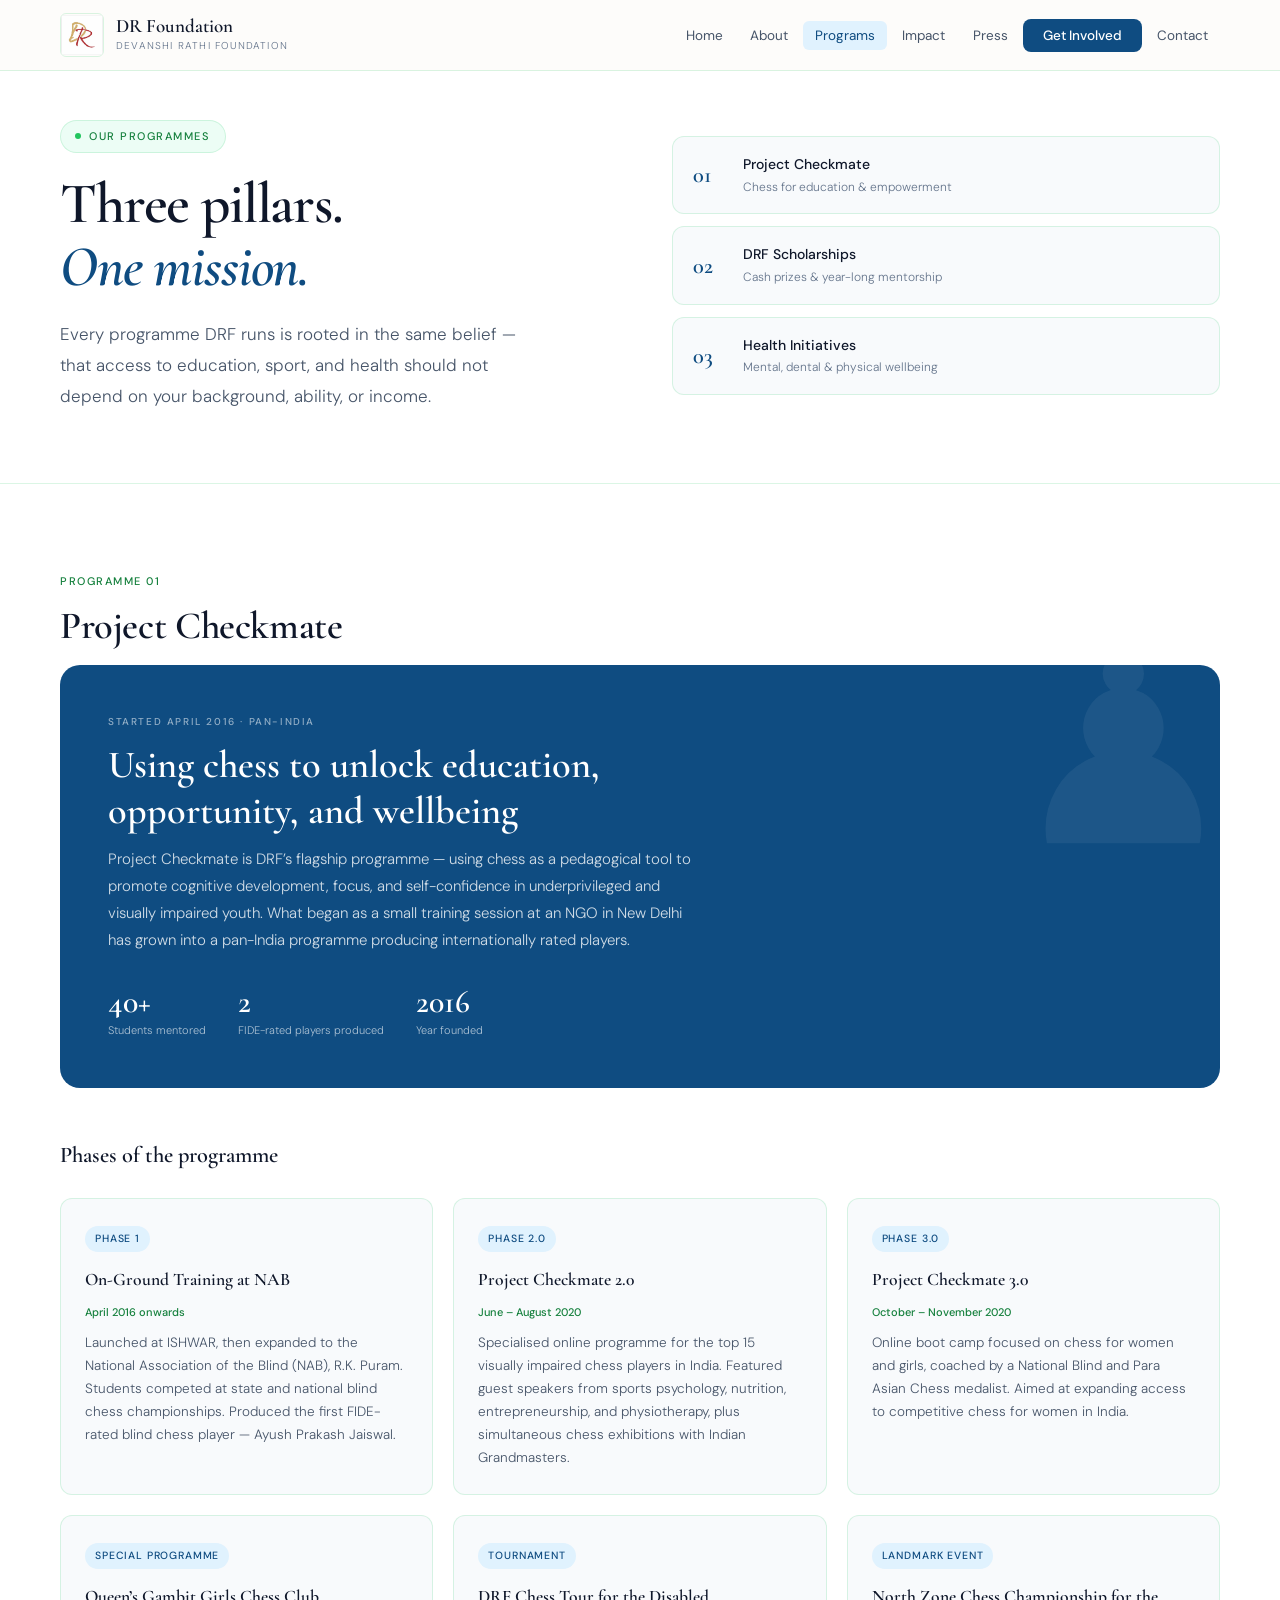
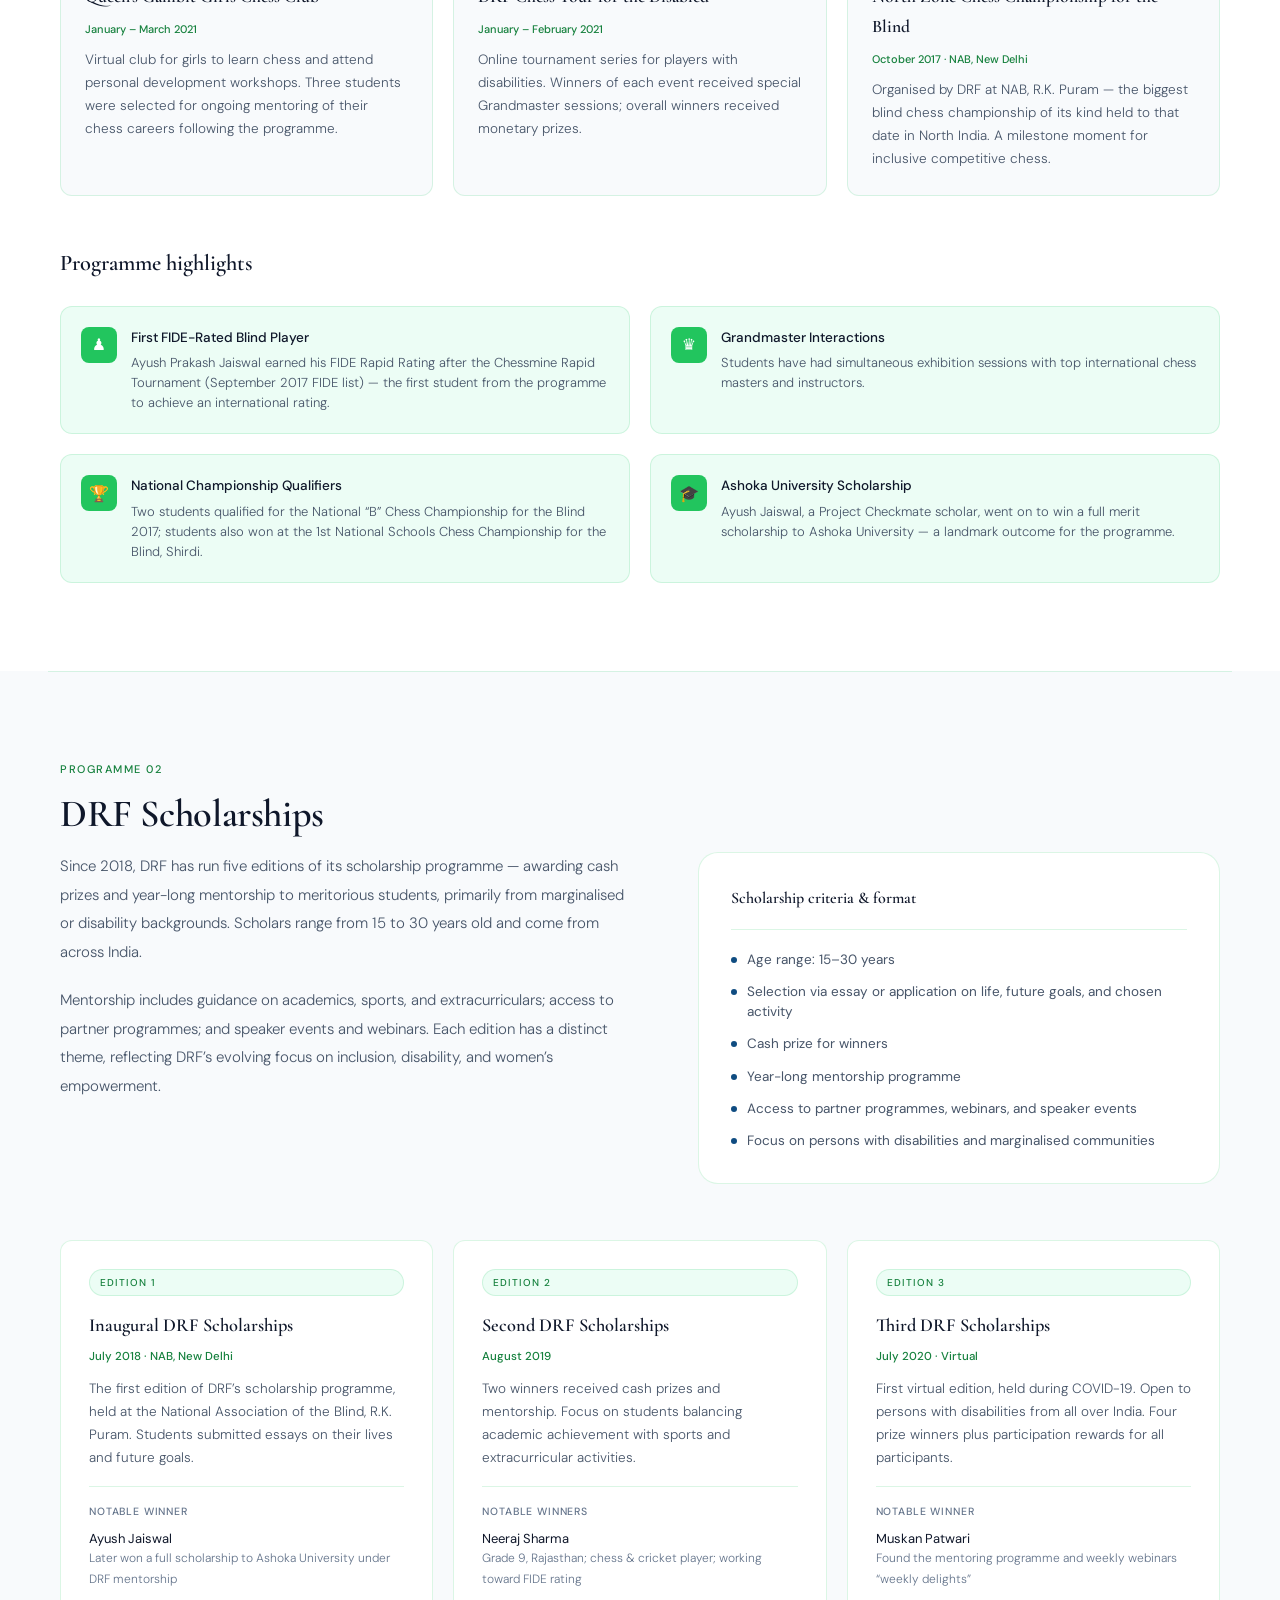
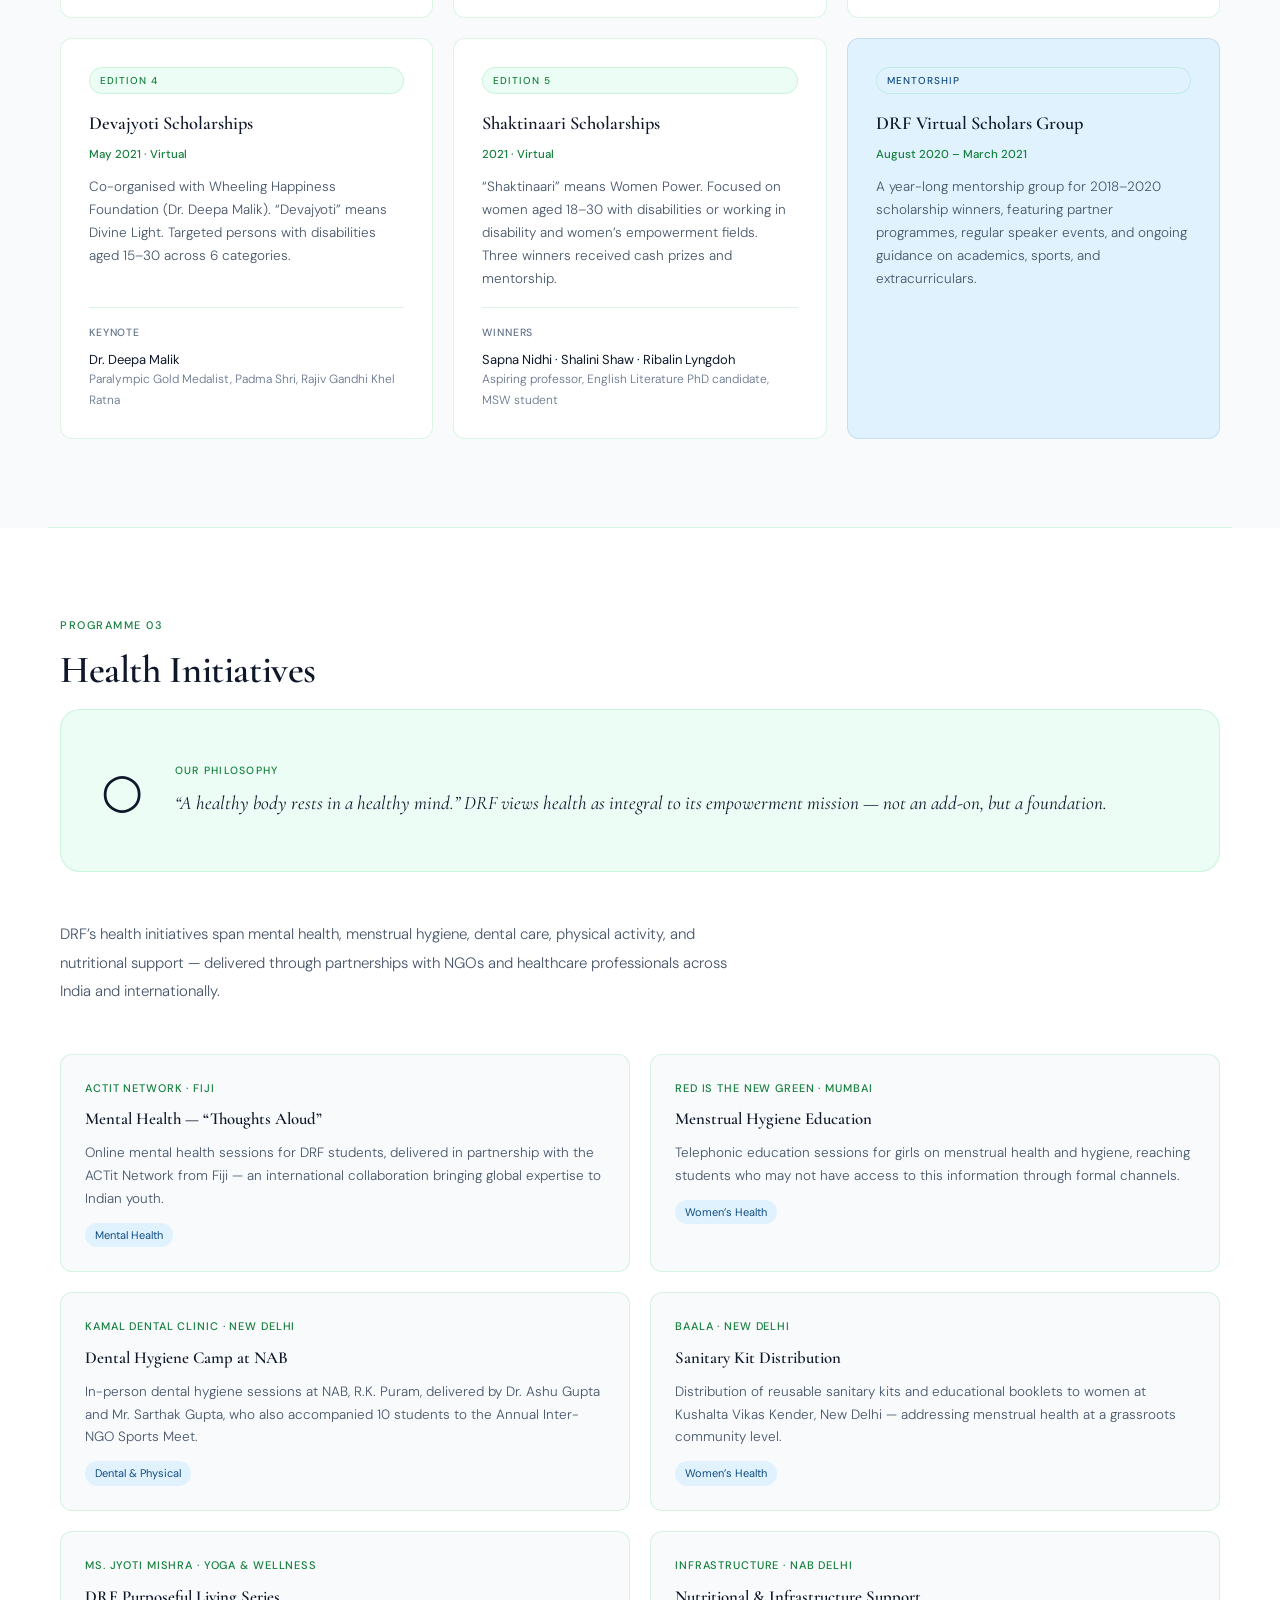
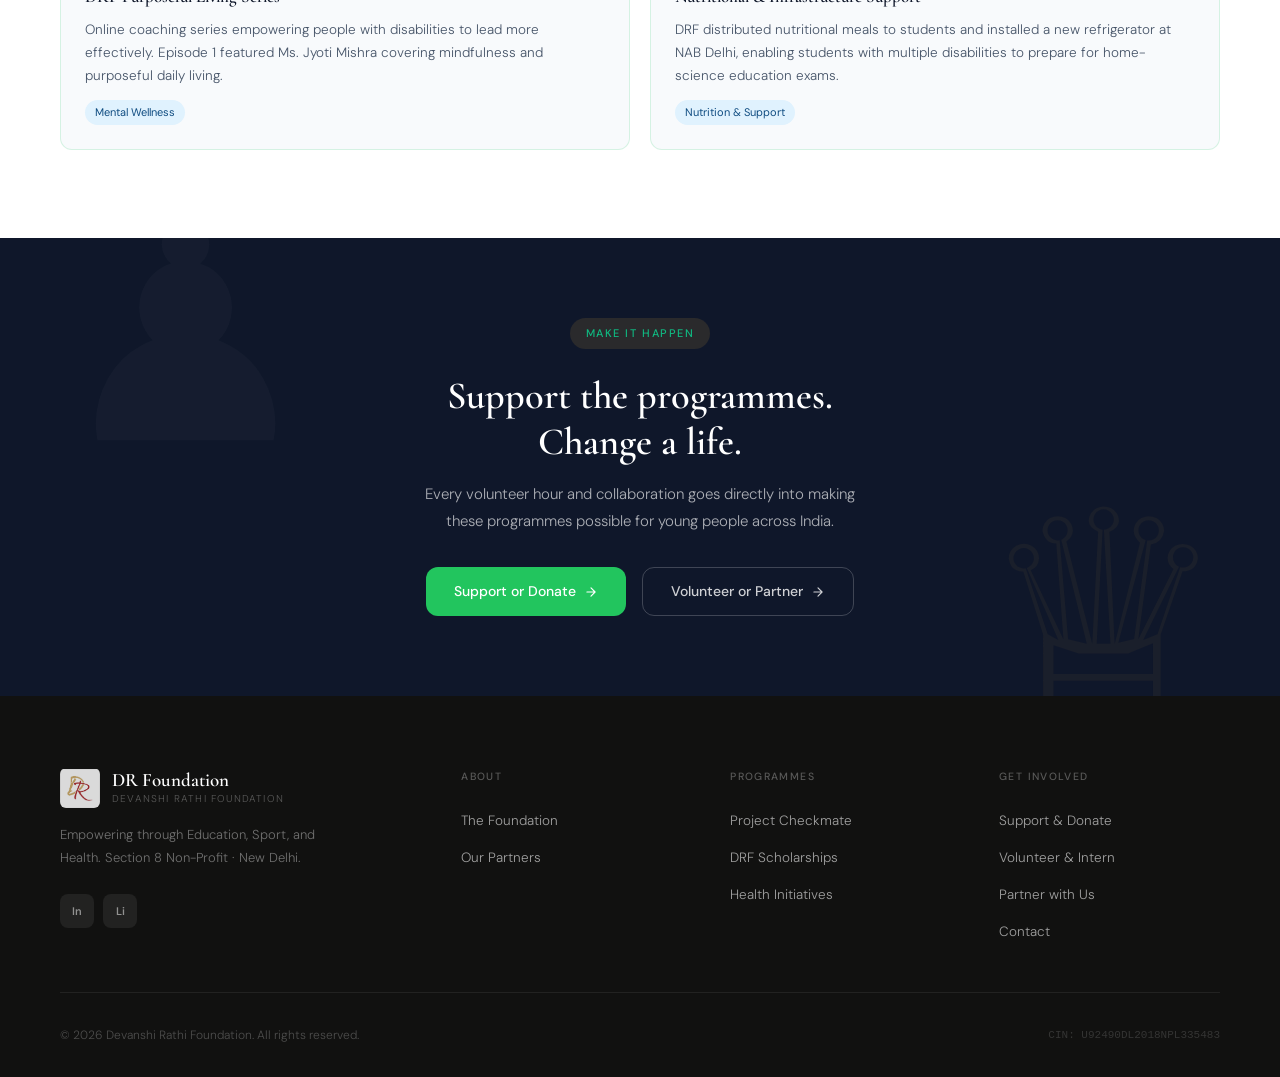
<file: programs.html>
<!DOCTYPE html>
<html lang="en">

<head>
    <meta charset="UTF-8" />
    <meta name="viewport" content="width=device-width, initial-scale=1.0" />
    <title>Programs — DR Foundation</title>
    <meta name="description" content="Explore DR Foundation's three programmes: Project Checkmate, DRF Scholarships, and Health Initiatives." />
    <meta property="og:type" content="website" />
    <meta property="og:site_name" content="DR Foundation" />
    <meta property="og:url" content="https://arathi1.github.io/devanshirathifoundation/programs.html" />
    <meta property="og:title" content="Programs — DR Foundation" />
    <meta property="og:description" content="Explore DR Foundation's three programmes: Project Checkmate, DRF Scholarships, and Health Initiatives." />
    <meta property="og:image" content="https://arathi1.github.io/devanshirathifoundation/logo.jpeg" />
    <link rel="icon" href="logo.jpeg" type="image/jpeg" />
    <link rel="preconnect" href="https://fonts.googleapis.com" />
    <link rel="preconnect" href="https://fonts.gstatic.com" crossorigin />
    <link href="https://fonts.googleapis.com/css2?family=Cormorant+Garamond:ital,wght@0,400;0,600;1,400&family=DM+Sans:wght@300;400;500&display=swap" rel="stylesheet" />
    <link rel="stylesheet" href="shared.css" />
    <style>
        /* ── PAGE HERO ── */
        .page-hero { background: var(--wh); border-bottom: 1px solid var(--b-gd) }
        .page-hero h1 { color: var(--ink) }
        .page-hero h1 em { color: var(--cr) }
        .page-hero-lead { color: var(--ink-m) }
        /* ── PROJECT CHECKMATE ── */
        .checkmate { background: var(--wh) }
        .cm-hero { background: var(--cr); border-radius: var(--rl); padding: 3rem; margin-bottom: 3rem; position: relative; overflow: hidden }
        .cm-hero::after { content: '\265F'; position: absolute; right: -20px; top: -40px; font-size: 260px; color: rgba(255,255,255,.06); line-height: 1; pointer-events: none }
        .cm-hero-label { font-size: 10px; font-weight: 500; letter-spacing: .16em; text-transform: uppercase; color: rgba(255,255,255,.55); margin-bottom: .75rem }
        .cm-hero-title { font-family: var(--serif); font-size: clamp(1.8rem,3vw,2.4rem); font-weight: 600; color: #fff; margin-bottom: .75rem; line-height: 1.2 }
        .cm-hero-text { font-size: 15px; font-weight: 300; color: rgba(255,255,255,.8); line-height: 1.8; max-width: 600px }
        .cm-stats { display: flex; gap: 2rem; margin-top: 2rem; flex-wrap: wrap }
        .cm-stat { text-align: left }
        .cm-stat-n { font-family: var(--serif); font-size: 2rem; font-weight: 600; color: #fff; line-height: 1 }
        .cm-stat-l { font-size: 11px; font-weight: 300; color: rgba(255,255,255,.65); margin-top: .2rem }
        .phases-grid { display: grid; grid-template-columns: repeat(3,1fr); gap: 1.25rem; margin-bottom: 3rem }
        .phase-card { background: var(--bg); border-radius: var(--r); padding: 1.5rem; border: 1px solid var(--b-gd); transition: border-color .2s, transform .2s }
        .phase-card:hover { border-color: var(--gd); transform: translateY(-3px) }
        .phase-badge { display: inline-block; font-size: 10.5px; font-weight: 500; letter-spacing: .08em; text-transform: uppercase; color: var(--cr); background: var(--cr-pl); padding: 4px 10px; border-radius: 100px; margin-bottom: .85rem }
        .phase-title { font-family: var(--serif); font-size: 1.1rem; font-weight: 600; color: var(--ink); margin-bottom: .5rem }
        .phase-date { font-size: 11px; font-weight: 500; color: var(--gd-dk); margin-bottom: .65rem }
        .phase-text { font-size: 13.5px; font-weight: 300; color: var(--ink-m); line-height: 1.7 }
        .highlights-grid { display: grid; grid-template-columns: 1fr 1fr; gap: 1.25rem }
        .hl-item { display: flex; align-items: flex-start; gap: 14px; background: var(--gd-pl); border-radius: var(--r); padding: 1.25rem; border: 1px solid var(--b-gd) }
        .hl-icon { width: 36px; height: 36px; border-radius: 8px; background: var(--gd); display: flex; align-items: center; justify-content: center; font-size: 16px; color: #fff; flex-shrink: 0 }
        .hl-title { font-size: 13.5px; font-weight: 500; color: var(--ink); margin-bottom: .2rem }
        .hl-text { font-size: 13px; font-weight: 300; color: var(--ink-m); line-height: 1.55 }
        /* ── SCHOLARSHIPS ── */
        .scholarships { background: var(--bg) }
        .schol-intro { display: grid; grid-template-columns: 1.1fr 1fr; gap: 4rem; align-items: start; margin-bottom: 3.5rem }
        .schol-card { background: var(--wh); border-radius: var(--rl); padding: 2rem; border: 1px solid var(--b-gd) }
        .schol-card-title { font-family: var(--serif); font-size: 1rem; font-weight: 600; color: var(--ink); margin-bottom: 1.25rem; padding-bottom: 1rem; border-bottom: 1px solid var(--b-gd) }
        .criteria-list { list-style: none; display: flex; flex-direction: column; gap: .75rem }
        .criteria-item { display: flex; align-items: flex-start; gap: 10px; font-size: 13.5px; color: var(--ink-m); line-height: 1.5 }
        .criteria-dot { width: 6px; height: 6px; border-radius: 50%; background: var(--cr); flex-shrink: 0; margin-top: 7px }
        .editions-grid { display: grid; grid-template-columns: repeat(3,1fr); gap: 1.25rem }
        .edition-card { background: var(--wh); border-radius: var(--r); padding: 1.75rem; border: 1px solid var(--b-gd); transition: border-color .2s, transform .2s; display: flex; flex-direction: column }
        .edition-card:hover { border-color: var(--gd); transform: translateY(-3px) }
        .ed-tag { display: inline-block; font-size: 10px; font-weight: 500; letter-spacing: .1em; text-transform: uppercase; color: var(--gd-dk); background: var(--gd-pl); padding: 4px 10px; border-radius: 100px; margin-bottom: .85rem; border: 1px solid var(--b-gd) }
        .ed-title { font-family: var(--serif); font-size: 1.15rem; font-weight: 600; color: var(--ink); margin-bottom: .35rem }
        .ed-date { font-size: 11.5px; font-weight: 500; color: var(--gd-dk); margin-bottom: .75rem }
        .ed-text { font-size: 13.5px; font-weight: 300; color: var(--ink-m); line-height: 1.7; flex: 1 }
        .ed-winners { margin-top: 1rem; padding-top: 1rem; border-top: 1px solid var(--b-gd) }
        .ed-winners-label { font-size: 10.5px; font-weight: 500; letter-spacing: .08em; text-transform: uppercase; color: var(--ink-f); margin-bottom: .5rem }
        .ed-winner-name { font-size: 13px; font-weight: 400; color: var(--ink); line-height: 1.5 }
        .ed-winner-note { font-size: 12px; font-weight: 300; color: var(--ink-f) }
        /* ── HEALTH ── */
        .health { background: var(--wh) }
        .health-grid { display: grid; grid-template-columns: 1fr 1fr; gap: 1.25rem }
        .health-card { background: var(--bg); border-radius: var(--r); padding: 1.5rem; border: 1px solid var(--b-gd); transition: border-color .2s, transform .2s }
        .health-card:hover { border-color: var(--gd); transform: translateY(-2px) }
        .health-partner { font-size: 11px; font-weight: 500; letter-spacing: .08em; text-transform: uppercase; color: var(--gd-dk); margin-bottom: .5rem }
        .health-title { font-family: var(--serif); font-size: 1.05rem; font-weight: 600; color: var(--ink); margin-bottom: .5rem }
        .health-text { font-size: 13.5px; font-weight: 300; color: var(--ink-m); line-height: 1.7 }
        .health-tag { display: inline-block; font-size: 11px; color: var(--cr); background: var(--cr-pl); padding: 3px 10px; border-radius: 100px; margin-top: .75rem }
        .philosophy-box { background: var(--gd-pl); border-radius: var(--rl); padding: 2.5rem; border: 1px solid var(--b-gd); margin-bottom: 3rem; display: flex; gap: 2rem; align-items: center }
        .phil-icon { font-size: 3rem; flex-shrink: 0 }
        .phil-label { font-size: 10.5px; font-weight: 500; letter-spacing: .12em; text-transform: uppercase; color: var(--gd-dk); margin-bottom: .5rem }
        .phil-text { font-family: var(--serif); font-size: 1.2rem; font-style: italic; color: var(--ink); line-height: 1.6 }
        /* ── RESPONSIVE ── */
        @media(max-width:900px) {
            .phases-grid { grid-template-columns: 1fr 1fr }
            .highlights-grid { grid-template-columns: 1fr }
            .schol-intro { grid-template-columns: 1fr; gap: 2rem }
            .editions-grid { grid-template-columns: 1fr 1fr }
            .health-grid { grid-template-columns: 1fr }
        }
        @media(max-width:600px) {
            .phases-grid { grid-template-columns: 1fr }
            .editions-grid { grid-template-columns: 1fr }
            .philosophy-box { flex-direction: column; gap: 1rem }
        }
    </style>
</head>

<body>

    <header>
    <nav aria-label="Main navigation">
        <div class="nav-inner">
            <a href="index.html" class="nav-logo" aria-label="DR Foundation home">
                <img src="logo.jpeg" alt="DR Foundation logo" class="logo-img" />
                <div>
                    <div class="logo-text">DR Foundation</div>
                    <div class="logo-sub">Devanshi Rathi Foundation</div>
                </div>
            </a>
            <ul class="nav-links" role="list">
                <li><a href="index.html">Home</a></li>
                <li><a href="about.html">About</a></li>
                <li><a href="programs.html" class="active">Programs</a></li>
                <li><a href="impact.html">Impact</a></li>
                <li><a href="press.html">Press</a></li>
                <li><a href="get-involved.html" class="nav-cta">Get Involved</a></li>
                <li><a href="contact.html">Contact</a></li>
            </ul>
            <button class="nav-toggle" id="navToggle" aria-controls="navMobile" aria-expanded="false" aria-label="Toggle navigation menu">
                <span></span><span></span><span></span>
            </button>
        </div>
    </nav>
    <div class="nav-mobile" id="navMobile" role="navigation" aria-label="Mobile navigation">
        <ul role="list">
            <li><a href="index.html">Home</a></li>
            <li><a href="about.html">About</a></li>
            <li><a href="programs.html" class="active">Programs</a></li>
            <li><a href="impact.html">Impact</a></li>
            <li><a href="press.html">Press</a></li>
            <li><a href="contact.html">Contact</a></li>
        </ul>
        <a href="get-involved.html" class="mob-cta">Get Involved</a>
    </div>
    </header>

    <main>

        <!-- PAGE HERO -->
        <div class="page-hero">
            <div class="page-hero-inner">
                <div>
                    <div class="eyebrow fu">Our Programmes</div>
                    <h1 class="fu2">Three pillars.<br/><em>One mission.</em></h1>
                    <p class="page-hero-lead fu3">Every programme DRF runs is rooted in the same belief &mdash; that access to education, sport, and health should not depend on your background, ability, or income.</p>
                </div>
                <div class="ph-nav">
                    <a href="#checkmate" class="ph-link">
                        <div class="ph-num">01</div>
                        <div>
                            <div class="ph-text">Project Checkmate</div>
                            <div class="ph-sub">Chess for education &amp; empowerment</div>
                        </div>
                    </a>
                    <a href="#scholarships" class="ph-link">
                        <div class="ph-num">02</div>
                        <div>
                            <div class="ph-text">DRF Scholarships</div>
                            <div class="ph-sub">Cash prizes &amp; year-long mentorship</div>
                        </div>
                    </a>
                    <a href="#health" class="ph-link">
                        <div class="ph-num">03</div>
                        <div>
                            <div class="ph-text">Health Initiatives</div>
                            <div class="ph-sub">Mental, dental &amp; physical wellbeing</div>
                        </div>
                    </a>
                </div>
            </div>
        </div>

        <!-- PROJECT CHECKMATE -->
        <section class="section checkmate" id="checkmate" aria-labelledby="cm-h">
            <div class="si">
                <p class="sec-ey">Programme 01</p>
                <h2 id="cm-h" class="sec-h">Project Checkmate</h2>

                <div class="cm-hero">
                    <div class="cm-hero-label">Started April 2016 &middot; Pan-India</div>
                    <div class="cm-hero-title">Using chess to unlock education,<br/>opportunity, and wellbeing</div>
                    <p class="cm-hero-text">Project Checkmate is DRF&rsquo;s flagship programme &mdash; using chess as a pedagogical tool to promote cognitive development, focus, and self-confidence in underprivileged and visually impaired youth. What began as a small training session at an NGO in New Delhi has grown into a pan-India programme producing internationally rated players.</p>
                    <div class="cm-stats">
                        <div class="cm-stat">
                            <div class="cm-stat-n">40+</div>
                            <div class="cm-stat-l">Students mentored</div>
                        </div>
                        <div class="cm-stat">
                            <div class="cm-stat-n">2</div>
                            <div class="cm-stat-l">FIDE-rated players produced</div>
                        </div>
                        <div class="cm-stat">
                            <div class="cm-stat-n">2016</div>
                            <div class="cm-stat-l">Year founded</div>
                        </div>
                    </div>
                </div>

                <h3 style="font-family:var(--serif);font-size:1.4rem;font-weight:600;color:var(--ink);margin-bottom:1.5rem">Phases of the programme</h3>
                <div class="phases-grid">
                    <div class="phase-card">
                        <span class="phase-badge">Phase 1</span>
                        <div class="phase-title">On-Ground Training at NAB</div>
                        <div class="phase-date">April 2016 onwards</div>
                        <p class="phase-text">Launched at ISHWAR, then expanded to the National Association of the Blind (NAB), R.K. Puram. Students competed at state and national blind chess championships. Produced the first FIDE-rated blind chess player &mdash; Ayush Prakash Jaiswal.</p>
                    </div>
                    <div class="phase-card">
                        <span class="phase-badge">Phase 2.0</span>
                        <div class="phase-title">Project Checkmate 2.0</div>
                        <div class="phase-date">June &ndash; August 2020</div>
                        <p class="phase-text">Specialised online programme for the top 15 visually impaired chess players in India. Featured guest speakers from sports psychology, nutrition, entrepreneurship, and physiotherapy, plus simultaneous chess exhibitions with Indian Grandmasters.</p>
                    </div>
                    <div class="phase-card">
                        <span class="phase-badge">Phase 3.0</span>
                        <div class="phase-title">Project Checkmate 3.0</div>
                        <div class="phase-date">October &ndash; November 2020</div>
                        <p class="phase-text">Online boot camp focused on chess for women and girls, coached by a National Blind and Para Asian Chess medalist. Aimed at expanding access to competitive chess for women in India.</p>
                    </div>
                    <div class="phase-card">
                        <span class="phase-badge">Special Programme</span>
                        <div class="phase-title">Queen&rsquo;s Gambit Girls Chess Club</div>
                        <div class="phase-date">January &ndash; March 2021</div>
                        <p class="phase-text">Virtual club for girls to learn chess and attend personal development workshops. Three students were selected for ongoing mentoring of their chess careers following the programme.</p>
                    </div>
                    <div class="phase-card">
                        <span class="phase-badge">Tournament</span>
                        <div class="phase-title">DRF Chess Tour for the Disabled</div>
                        <div class="phase-date">January &ndash; February 2021</div>
                        <p class="phase-text">Online tournament series for players with disabilities. Winners of each event received special Grandmaster sessions; overall winners received monetary prizes.</p>
                    </div>
                    <div class="phase-card">
                        <span class="phase-badge">Landmark Event</span>
                        <div class="phase-title">North Zone Chess Championship for the Blind</div>
                        <div class="phase-date">October 2017 &middot; NAB, New Delhi</div>
                        <p class="phase-text">Organised by DRF at NAB, R.K. Puram &mdash; the biggest blind chess championship of its kind held to that date in North India. A milestone moment for inclusive competitive chess.</p>
                    </div>
                </div>

                <h3 style="font-family:var(--serif);font-size:1.4rem;font-weight:600;color:var(--ink);margin-bottom:1.5rem">Programme highlights</h3>
                <div class="highlights-grid">
                    <div class="hl-item">
                        <div class="hl-icon" aria-hidden="true">&#9823;</div>
                        <div>
                            <div class="hl-title">First FIDE-Rated Blind Player</div>
                            <p class="hl-text">Ayush Prakash Jaiswal earned his FIDE Rapid Rating after the Chessmine Rapid Tournament (September 2017 FIDE list) &mdash; the first student from the programme to achieve an international rating.</p>
                        </div>
                    </div>
                    <div class="hl-item">
                        <div class="hl-icon" aria-hidden="true">&#9819;</div>
                        <div>
                            <div class="hl-title">Grandmaster Interactions</div>
                            <p class="hl-text">Students have had simultaneous exhibition sessions with top international chess masters and instructors.</p>
                        </div>
                    </div>
                    <div class="hl-item">
                        <div class="hl-icon" aria-hidden="true">&#127942;</div>
                        <div>
                            <div class="hl-title">National Championship Qualifiers</div>
                            <p class="hl-text">Two students qualified for the National &ldquo;B&rdquo; Chess Championship for the Blind 2017; students also won at the 1st National Schools Chess Championship for the Blind, Shirdi.</p>
                        </div>
                    </div>
                    <div class="hl-item">
                        <div class="hl-icon" aria-hidden="true">&#127891;</div>
                        <div>
                            <div class="hl-title">Ashoka University Scholarship</div>
                            <p class="hl-text">Ayush Jaiswal, a Project Checkmate scholar, went on to win a full merit scholarship to Ashoka University &mdash; a landmark outcome for the programme.</p>
                        </div>
                    </div>
                </div>
            </div>
        </section>

        <div class="divider"></div>

        <!-- SCHOLARSHIPS -->
        <section class="section scholarships" id="scholarships" aria-labelledby="schol-h">
            <div class="si">
                <p class="sec-ey">Programme 02</p>
                <h2 id="schol-h" class="sec-h">DRF Scholarships</h2>
                <div class="schol-intro">
                    <div>
                        <p class="body-text">Since 2018, DRF has run five editions of its scholarship programme &mdash; awarding cash prizes and year-long mentorship to meritorious students, primarily from marginalised or disability backgrounds. Scholars range from 15 to 30 years old and come from across India.</p>
                        <p class="body-text">Mentorship includes guidance on academics, sports, and extracurriculars; access to partner programmes; and speaker events and webinars. Each edition has a distinct theme, reflecting DRF&rsquo;s evolving focus on inclusion, disability, and women&rsquo;s empowerment.</p>
                    </div>
                    <div class="schol-card">
                        <div class="schol-card-title">Scholarship criteria &amp; format</div>
                        <ul class="criteria-list">
                            <li class="criteria-item"><div class="criteria-dot"></div><span>Age range: 15&ndash;30 years</span></li>
                            <li class="criteria-item"><div class="criteria-dot"></div><span>Selection via essay or application on life, future goals, and chosen activity</span></li>
                            <li class="criteria-item"><div class="criteria-dot"></div><span>Cash prize for winners</span></li>
                            <li class="criteria-item"><div class="criteria-dot"></div><span>Year-long mentorship programme</span></li>
                            <li class="criteria-item"><div class="criteria-dot"></div><span>Access to partner programmes, webinars, and speaker events</span></li>
                            <li class="criteria-item"><div class="criteria-dot"></div><span>Focus on persons with disabilities and marginalised communities</span></li>
                        </ul>
                    </div>
                </div>

                <div class="editions-grid">
                    <div class="edition-card">
                        <span class="ed-tag">Edition 1</span>
                        <div class="ed-title">Inaugural DRF Scholarships</div>
                        <div class="ed-date">July 2018 &middot; NAB, New Delhi</div>
                        <p class="ed-text">The first edition of DRF&rsquo;s scholarship programme, held at the National Association of the Blind, R.K. Puram. Students submitted essays on their lives and future goals.</p>
                        <div class="ed-winners">
                            <div class="ed-winners-label">Notable winner</div>
                            <div class="ed-winner-name">Ayush Jaiswal</div>
                            <div class="ed-winner-note">Later won a full scholarship to Ashoka University under DRF mentorship</div>
                        </div>
                    </div>
                    <div class="edition-card">
                        <span class="ed-tag">Edition 2</span>
                        <div class="ed-title">Second DRF Scholarships</div>
                        <div class="ed-date">August 2019</div>
                        <p class="ed-text">Two winners received cash prizes and mentorship. Focus on students balancing academic achievement with sports and extracurricular activities.</p>
                        <div class="ed-winners">
                            <div class="ed-winners-label">Notable winners</div>
                            <div class="ed-winner-name">Neeraj Sharma</div>
                            <div class="ed-winner-note">Grade 9, Rajasthan; chess &amp; cricket player; working toward FIDE rating</div>
                        </div>
                    </div>
                    <div class="edition-card">
                        <span class="ed-tag">Edition 3</span>
                        <div class="ed-title">Third DRF Scholarships</div>
                        <div class="ed-date">July 2020 &middot; Virtual</div>
                        <p class="ed-text">First virtual edition, held during COVID-19. Open to persons with disabilities from all over India. Four prize winners plus participation rewards for all participants.</p>
                        <div class="ed-winners">
                            <div class="ed-winners-label">Notable winner</div>
                            <div class="ed-winner-name">Muskan Patwari</div>
                            <div class="ed-winner-note">Found the mentoring programme and weekly webinars &ldquo;weekly delights&rdquo;</div>
                        </div>
                    </div>
                    <div class="edition-card">
                        <span class="ed-tag">Edition 4</span>
                        <div class="ed-title">Devajyoti Scholarships</div>
                        <div class="ed-date">May 2021 &middot; Virtual</div>
                        <p class="ed-text">Co-organised with Wheeling Happiness Foundation (Dr. Deepa Malik). &ldquo;Devajyoti&rdquo; means Divine Light. Targeted persons with disabilities aged 15&ndash;30 across 6 categories.</p>
                        <div class="ed-winners">
                            <div class="ed-winners-label">Keynote</div>
                            <div class="ed-winner-name">Dr. Deepa Malik</div>
                            <div class="ed-winner-note">Paralympic Gold Medalist, Padma Shri, Rajiv Gandhi Khel Ratna</div>
                        </div>
                    </div>
                    <div class="edition-card">
                        <span class="ed-tag">Edition 5</span>
                        <div class="ed-title">Shaktinaari Scholarships</div>
                        <div class="ed-date">2021 &middot; Virtual</div>
                        <p class="ed-text">&ldquo;Shaktinaari&rdquo; means Women Power. Focused on women aged 18&ndash;30 with disabilities or working in disability and women&rsquo;s empowerment fields. Three winners received cash prizes and mentorship.</p>
                        <div class="ed-winners">
                            <div class="ed-winners-label">Winners</div>
                            <div class="ed-winner-name">Sapna Nidhi &middot; Shalini Shaw &middot; Ribalin Lyngdoh</div>
                            <div class="ed-winner-note">Aspiring professor, English Literature PhD candidate, MSW student</div>
                        </div>
                    </div>
                    <div class="edition-card" style="background:var(--cr-pl);border-color:var(--b-cr)">
                        <span class="ed-tag" style="color:var(--cr);background:var(--cr-pl)">Mentorship</span>
                        <div class="ed-title">DRF Virtual Scholars Group</div>
                        <div class="ed-date">August 2020 &ndash; March 2021</div>
                        <p class="ed-text">A year-long mentorship group for 2018&ndash;2020 scholarship winners, featuring partner programmes, regular speaker events, and ongoing guidance on academics, sports, and extracurriculars.</p>
                    </div>
                </div>
            </div>
        </section>

        <div class="divider"></div>

        <!-- HEALTH -->
        <section class="section health" id="health" aria-labelledby="health-h">
            <div class="si">
                <p class="sec-ey">Programme 03</p>
                <h2 id="health-h" class="sec-h">Health Initiatives</h2>

                <div class="philosophy-box">
                    <div class="phil-icon" aria-hidden="true">&#9675;</div>
                    <div>
                        <div class="phil-label">Our Philosophy</div>
                        <p class="phil-text">&ldquo;A healthy body rests in a healthy mind.&rdquo; DRF views health as integral to its empowerment mission &mdash; not an add-on, but a foundation.</p>
                    </div>
                </div>

                <p class="body-text" style="max-width:700px;margin-bottom:3rem">DRF&rsquo;s health initiatives span mental health, menstrual hygiene, dental care, physical activity, and nutritional support &mdash; delivered through partnerships with NGOs and healthcare professionals across India and internationally.</p>

                <div class="health-grid">
                    <div class="health-card">
                        <div class="health-partner">ACTit Network &middot; Fiji</div>
                        <div class="health-title">Mental Health &mdash; &ldquo;Thoughts Aloud&rdquo;</div>
                        <p class="health-text">Online mental health sessions for DRF students, delivered in partnership with the ACTit Network from Fiji &mdash; an international collaboration bringing global expertise to Indian youth.</p>
                        <span class="health-tag">Mental Health</span>
                    </div>
                    <div class="health-card">
                        <div class="health-partner">Red is the New Green &middot; Mumbai</div>
                        <div class="health-title">Menstrual Hygiene Education</div>
                        <p class="health-text">Telephonic education sessions for girls on menstrual health and hygiene, reaching students who may not have access to this information through formal channels.</p>
                        <span class="health-tag">Women&rsquo;s Health</span>
                    </div>
                    <div class="health-card">
                        <div class="health-partner">Kamal Dental Clinic &middot; New Delhi</div>
                        <div class="health-title">Dental Hygiene Camp at NAB</div>
                        <p class="health-text">In-person dental hygiene sessions at NAB, R.K. Puram, delivered by Dr. Ashu Gupta and Mr. Sarthak Gupta, who also accompanied 10 students to the Annual Inter-NGO Sports Meet.</p>
                        <span class="health-tag">Dental &amp; Physical</span>
                    </div>
                    <div class="health-card">
                        <div class="health-partner">Baala &middot; New Delhi</div>
                        <div class="health-title">Sanitary Kit Distribution</div>
                        <p class="health-text">Distribution of reusable sanitary kits and educational booklets to women at Kushalta Vikas Kender, New Delhi &mdash; addressing menstrual health at a grassroots community level.</p>
                        <span class="health-tag">Women&rsquo;s Health</span>
                    </div>
                    <div class="health-card">
                        <div class="health-partner">Ms. Jyoti Mishra &middot; Yoga &amp; Wellness</div>
                        <div class="health-title">DRF Purposeful Living Series</div>
                        <p class="health-text">Online coaching series empowering people with disabilities to lead more effectively. Episode 1 featured Ms. Jyoti Mishra covering mindfulness and purposeful daily living.</p>
                        <span class="health-tag">Mental Wellness</span>
                    </div>
                    <div class="health-card">
                        <div class="health-partner">Infrastructure &middot; NAB Delhi</div>
                        <div class="health-title">Nutritional &amp; Infrastructure Support</div>
                        <p class="health-text">DRF distributed nutritional meals to students and installed a new refrigerator at NAB Delhi, enabling students with multiple disabilities to prepare for home-science education exams.</p>
                        <span class="health-tag">Nutrition &amp; Support</span>
                    </div>
                </div>
            </div>
        </section>

        <!-- CTA -->
        <div class="cta-band" role="region" aria-labelledby="cta-h">
            <div class="si">
                <span class="cta-tag">Make It Happen</span>
                <h2 id="cta-h">Support the programmes.<br/>Change a life.</h2>
                <p>Every volunteer hour and collaboration goes directly into making these programmes possible for young people across India.</p>
                <div class="cta-btns">
                    <a href="get-involved.html#support" class="btn-gd">
                        Support or Donate
                        <svg class="arr" viewBox="0 0 24 24" aria-hidden="true"><path d="M5 12h14M12 5l7 7-7 7"/></svg>
                    </a>
                    <a href="get-involved.html#volunteer" class="btn-out">
                        Volunteer or Partner
                        <svg class="arr" viewBox="0 0 24 24" aria-hidden="true"><path d="M5 12h14M12 5l7 7-7 7"/></svg>
                    </a>
                </div>
            </div>
        </div>

    </main>

    <footer>
        <div class="fi">
            <div class="ft">
                <div>
                    <div class="fl">
                        <img src="logo.jpeg" alt="" class="fli" />
                        <div>
                            <div class="logo-text">DR Foundation</div>
                            <div class="logo-sub">Devanshi Rathi Foundation</div>
                        </div>
                    </div>
                    <p class="ftag">Empowering through Education, Sport, and Health. Section 8 Non-Profit &middot; New Delhi.</p>
                    <div class="fsoc" aria-label="Social media">
                        <a href="https://www.instagram.com/d_r_foundation/" target="_blank" rel="noopener noreferrer" class="sl" aria-label="Instagram">In</a>
                        <a href="https://in.linkedin.com/company/d-r-foundation" target="_blank" rel="noopener noreferrer" class="sl" aria-label="LinkedIn">Li</a>
                    </div>
                </div>
                <div class="fc">
                    <h4>About</h4>
                    <ul class="flinks">
                        <li><a href="about.html#foundation">The Foundation</a></li>
                        <li><a href="about.html#partners">Our Partners</a></li>
                    </ul>
                </div>
                <div class="fc">
                    <h4>Programmes</h4>
                    <ul class="flinks">
                        <li><a href="programs.html#checkmate">Project Checkmate</a></li>
                        <li><a href="programs.html#scholarships">DRF Scholarships</a></li>
                        <li><a href="programs.html#health">Health Initiatives</a></li>
                    </ul>
                </div>
                <div class="fc">
                    <h4>Get Involved</h4>
                    <ul class="flinks">
                        <li><a href="get-involved.html#support">Support &amp; Donate</a></li>
                        <li><a href="get-involved.html#volunteer">Volunteer &amp; Intern</a></li>
                        <li><a href="get-involved.html#partner">Partner with Us</a></li>
                        <li><a href="contact.html">Contact</a></li>
                    </ul>
                </div>
            </div>
            <div class="fb">
                <p class="flegal">&copy; 2026 Devanshi Rathi Foundation. All rights reserved.</p>
                <p class="fcin">CIN: U92490DL2018NPL335483</p>
            </div>
        </div>
    </footer>

    <script>
    (function(){
        var btn=document.getElementById('navToggle');
        var menu=document.getElementById('navMobile');
        if(!btn||!menu)return;
        btn.addEventListener('click',function(){
            var open=menu.classList.toggle('open');
            btn.classList.toggle('open',open);
            btn.setAttribute('aria-expanded',String(open));
        });
        document.addEventListener('click',function(e){
            if(!btn.contains(e.target)&&!menu.contains(e.target)){
                menu.classList.remove('open');
                btn.classList.remove('open');
                btn.setAttribute('aria-expanded','false');
            }
        });
    })();
    </script>

</body>
</html>
</file>
<file: shared.css>
/* ── RESET ── */
*,*::before,*::after{box-sizing:border-box;margin:0;padding:0}

/* ── VARIABLES ── */
:root{
    --cr:#0f4c81;--cr-dk:#0c3a66;--cr-pl:#e0f2fe;
    --gd:#22c55e;--gd-dk:#15803d;--gd-pl:#ecfdf5;--gd-md:#10b981;
    --ink:#0f172a;--ink-m:#475569;--ink-f:#64748b;
    --bg:#f8fafc;--wh:#ffffff;
    --b-cr:rgba(15,76,129,0.12);--b-gd:rgba(34,197,94,0.16);
    --serif:'Cormorant Garamond',Georgia,serif;
    --sans:'DM Sans',system-ui,sans-serif;
    --max:1160px;--r:12px;--rl:20px
}

/* ── BASE ── */
html{scroll-behavior:smooth}
body{font-family:var(--sans);font-size:16px;line-height:1.7;color:var(--ink);background:var(--bg);-webkit-font-smoothing:antialiased}
img{display:block;max-width:100%}
a{color:inherit;text-decoration:none}

/* ── NAV ── */
nav{position:fixed;top:0;left:0;right:0;z-index:100;background:rgba(253,252,250,.94);backdrop-filter:blur(14px);border-bottom:1px solid var(--b-gd);padding:0 clamp(1.5rem,5vw,3rem)}
.nav-inner{max-width:var(--max);margin:0 auto;height:70px;display:flex;align-items:center;justify-content:space-between}
.nav-logo{display:flex;align-items:center;gap:12px}
.logo-img{width:44px;height:44px;object-fit:contain;border-radius:6px;border:1px solid var(--b-gd)}
.logo-text{font-family:var(--serif);font-size:19px;font-weight:600;color:var(--ink);line-height:1.1}
.logo-sub{font-size:10px;font-weight:300;letter-spacing:.12em;text-transform:uppercase;color:var(--ink-f)}
.nav-links{display:flex;align-items:center;gap:.2rem;list-style:none}
.nav-links a{font-size:13.5px;color:var(--ink-m);padding:6px 12px;border-radius:6px;transition:color .2s,background .2s}
.nav-links a:hover,.nav-links a.active{color:var(--cr);background:var(--cr-pl)}
.nav-cta{background:var(--cr)!important;color:#fff!important;padding:8px 20px!important;border-radius:8px!important;font-weight:500!important}
.nav-cta:hover{background:var(--cr-dk)!important;color:#fff!important}

/* ── HAMBURGER ── */
.nav-toggle{display:none;flex-direction:column;gap:5px;background:none;border:none;padding:8px;cursor:pointer;color:var(--ink)}
.nav-toggle span{display:block;width:22px;height:2px;background:currentColor;border-radius:2px;transition:transform .3s,opacity .3s}
.nav-toggle.open span:nth-child(1){transform:translateY(7px) rotate(45deg)}
.nav-toggle.open span:nth-child(2){opacity:0;transform:scaleX(0)}
.nav-toggle.open span:nth-child(3){transform:translateY(-7px) rotate(-45deg)}

/* ── MOBILE NAV DRAWER ── */
.nav-mobile{display:none;position:fixed;top:70px;left:0;right:0;background:rgba(253,252,250,.98);backdrop-filter:blur(20px);border-bottom:1px solid var(--b-gd);padding:1rem clamp(1.5rem,5vw,3rem) 1.5rem;z-index:99;box-shadow:0 8px 32px rgba(0,0,0,.08)}
.nav-mobile.open{display:block}
.nav-mobile ul{list-style:none;display:flex;flex-direction:column;gap:.2rem}
.nav-mobile ul li a{display:block;font-size:15px;color:var(--ink-m);padding:10px 14px;border-radius:8px;transition:color .2s,background .2s}
.nav-mobile ul li a:hover,.nav-mobile ul li a.active{color:var(--cr);background:var(--cr-pl)}
.nav-mobile .mob-cta{display:block;margin-top:.5rem;background:var(--cr);color:#fff;text-align:center;font-size:15px;font-weight:500;border-radius:8px;padding:11px 20px;transition:background .2s}
.nav-mobile .mob-cta:hover{background:var(--cr-dk)}
.nav-mobile .mob-cta.active{background:var(--cr-dk)}

/* ── EYEBROW ── */
.eyebrow{display:inline-flex;align-items:center;gap:8px;font-size:11px;font-weight:500;letter-spacing:.14em;text-transform:uppercase;color:var(--gd-dk);background:var(--gd-pl);padding:6px 14px;border-radius:100px;margin-bottom:1.25rem;border:1px solid var(--b-gd)}
.eyebrow::before{content:'';width:6px;height:6px;border-radius:50%;background:var(--gd)}

/* ── SHARED LAYOUT ── */
.si{max-width:var(--max);margin:0 auto}
.section{padding:5.5rem clamp(1.5rem,5vw,3rem)}
.sec-ey{font-size:11px;font-weight:500;letter-spacing:.14em;text-transform:uppercase;color:var(--gd-dk);margin-bottom:.85rem}
.sec-h{font-family:var(--serif);font-size:clamp(1.9rem,3vw,2.6rem);font-weight:600;color:var(--ink);line-height:1.15;margin-bottom:1rem;letter-spacing:-.01em}
.sec-lead{font-size:16px;font-weight:300;color:var(--ink-m);max-width:620px;margin-bottom:3rem;line-height:1.8}
.body-text{font-size:15px;font-weight:300;color:var(--ink-m);line-height:1.9;margin-bottom:1.25rem}
.divider{height:1px;background:var(--b-gd);margin:0 clamp(1.5rem,5vw,3rem)}
.arr{width:14px;height:14px;fill:none;stroke:currentColor;stroke-width:2;stroke-linecap:round;stroke-linejoin:round}

/* ── BUTTONS ── */
.btn-p{background:var(--cr);color:#fff;padding:13px 28px;border-radius:var(--r);font-size:14px;font-weight:500;display:inline-flex;align-items:center;gap:8px;transition:background .2s,transform .2s}
.btn-p:hover{background:var(--cr-dk);transform:translateY(-1px)}
.btn-s{background:transparent;color:var(--cr);padding:12px 28px;border-radius:var(--r);font-size:14px;font-weight:500;border:1.5px solid var(--cr);display:inline-flex;align-items:center;gap:8px;transition:background .2s}
.btn-s:hover{background:var(--cr-pl)}
.btn-gd{background:var(--gd);color:#fff;padding:13px 28px;border-radius:var(--r);font-size:14px;font-weight:500;display:inline-flex;align-items:center;gap:8px;transition:background .2s,transform .2s}
.btn-gd:hover{background:var(--gd-dk);transform:translateY(-2px)}
.btn-white{background:#fff;color:var(--cr);padding:15px 32px;border-radius:var(--r);font-size:14px;font-weight:500;display:inline-flex;align-items:center;gap:8px;transition:transform .2s,box-shadow .2s}
.btn-white:hover{transform:translateY(-2px);box-shadow:0 8px 24px rgba(0,0,0,.15)}
.btn-out{background:transparent;color:rgba(255,255,255,.8);padding:12px 28px;border-radius:var(--r);font-size:14px;font-weight:500;border:1px solid rgba(255,255,255,.2);display:inline-flex;align-items:center;gap:8px;transition:background .2s}
.btn-out:hover{background:rgba(255,255,255,.07)}

/* ── PAGE HERO BASE ── */
.page-hero{padding:120px clamp(1.5rem,5vw,3rem) 72px}
.page-hero-inner{max-width:var(--max);margin:0 auto;display:grid;grid-template-columns:1fr 1fr;align-items:center;gap:4rem}
.page-hero h1{font-family:var(--serif);font-size:clamp(2.6rem,4.5vw,3.8rem);font-weight:600;line-height:1.1;letter-spacing:-.02em;margin-bottom:1.25rem}
.page-hero h1 em{font-style:italic}
.page-hero-lead{font-size:17px;font-weight:300;line-height:1.8;max-width:480px}
/* page-hero section-nav links */
.ph-link{display:flex;align-items:center;gap:14px;background:var(--bg);border:1px solid var(--b-gd);border-radius:var(--r);padding:1rem 1.25rem;transition:border-color .2s,background .2s}
.ph-link:hover{border-color:var(--gd);background:var(--gd-pl)}
.ph-link-num,.ph-num{font-family:var(--serif);font-size:1.4rem;font-weight:600;color:var(--cr);width:36px;flex-shrink:0}
.ph-link-text,.ph-text{font-size:14px;font-weight:500;color:var(--ink)}
.ph-link-sub,.ph-sub{font-size:12px;font-weight:300;color:var(--ink-f)}
.page-hero-nav,.ph-nav{display:flex;flex-direction:column;gap:.75rem}

/* ── CTA BAND (shared) ── */
.cta-band{background:var(--ink);padding:5rem clamp(1.5rem,5vw,3rem);text-align:center;position:relative;overflow:hidden}
.cta-band::before{content:'\265F';position:absolute;top:-50px;left:4%;font-size:300px;color:rgba(255,255,255,.025);line-height:1;pointer-events:none}
.cta-band::after{content:'\2655';position:absolute;bottom:-60px;right:4%;font-size:280px;color:rgba(196,147,58,.06);line-height:1;pointer-events:none}
.cta-band .si{position:relative;z-index:1}
.cta-tag{display:inline-block;background:rgba(196,147,58,.15);color:var(--gd-md);font-size:11px;font-weight:500;letter-spacing:.14em;text-transform:uppercase;padding:6px 16px;border-radius:100px;margin-bottom:1.5rem}
.cta-band h2{font-family:var(--serif);font-size:clamp(1.8rem,3vw,2.5rem);font-weight:600;color:#fff;line-height:1.2;margin-bottom:1rem}
.cta-band p{font-size:15px;font-weight:300;color:rgba(255,255,255,.65);max-width:460px;margin:0 auto 2rem;line-height:1.8}
.cta-btns{display:flex;gap:1rem;justify-content:center;flex-wrap:wrap}

/* ── FOOTER ── */
footer{background:#111110;padding:4.5rem clamp(1.5rem,5vw,3rem) 2rem}
.fi{max-width:var(--max);margin:0 auto}
.ft{display:grid;grid-template-columns:1.6fr 1fr 1fr 1fr;gap:3rem;padding-bottom:3rem;border-bottom:1px solid rgba(255,255,255,.07);margin-bottom:2rem}
.fl{display:flex;align-items:center;gap:12px}
.fli{width:40px;height:40px;object-fit:contain;border-radius:6px;opacity:.85}
.fl .logo-text{color:#fff}
.fl .logo-sub{color:rgba(255,255,255,.3)}
.ftag{font-size:13px;font-weight:300;color:rgba(255,255,255,.4);line-height:1.75;margin-top:1rem;max-width:260px}
.fsoc{display:flex;gap:9px;margin-top:1.5rem}
.sl{width:34px;height:34px;border-radius:8px;background:rgba(255,255,255,.07);display:flex;align-items:center;justify-content:center;color:rgba(255,255,255,.5);font-size:11px;font-weight:600;transition:background .2s,color .2s}
.sl:hover{background:var(--cr);color:#fff}
.fc h4,.fc-foot h4{font-size:10.5px;font-weight:500;letter-spacing:.13em;text-transform:uppercase;color:rgba(255,255,255,.3);margin-bottom:1.25rem}
.flinks{list-style:none;display:flex;flex-direction:column;gap:.6rem}
.flinks a{font-size:13.5px;font-weight:300;color:rgba(255,255,255,.6);transition:color .2s}
.flinks a:hover{color:var(--gd-md)}
.fb{display:flex;align-items:center;justify-content:space-between;flex-wrap:wrap;gap:1rem}
.flegal{font-size:12px;font-weight:300;color:rgba(255,255,255,.25)}
.fcin{font-size:11px;font-weight:300;color:rgba(255,255,255,.15);font-family:monospace}

/* ── ANIMATIONS ── */
@keyframes fadeUp{from{opacity:0;transform:translateY(20px)}to{opacity:1;transform:translateY(0)}}
.fu{animation:fadeUp .7s ease both}
.fu2{animation:fadeUp .7s .1s ease both}
.fu3{animation:fadeUp .7s .2s ease both}

/* ── RESPONSIVE ── */
@media(max-width:900px){
    .ft{grid-template-columns:1fr 1fr;gap:2rem}
    .page-hero-inner{grid-template-columns:1fr}
}
@media(max-width:600px){
    .nav-links{display:none}
    .nav-toggle{display:flex}
    .ft{grid-template-columns:1fr}
    .fb{flex-direction:column;align-items:flex-start}
}
</file>
